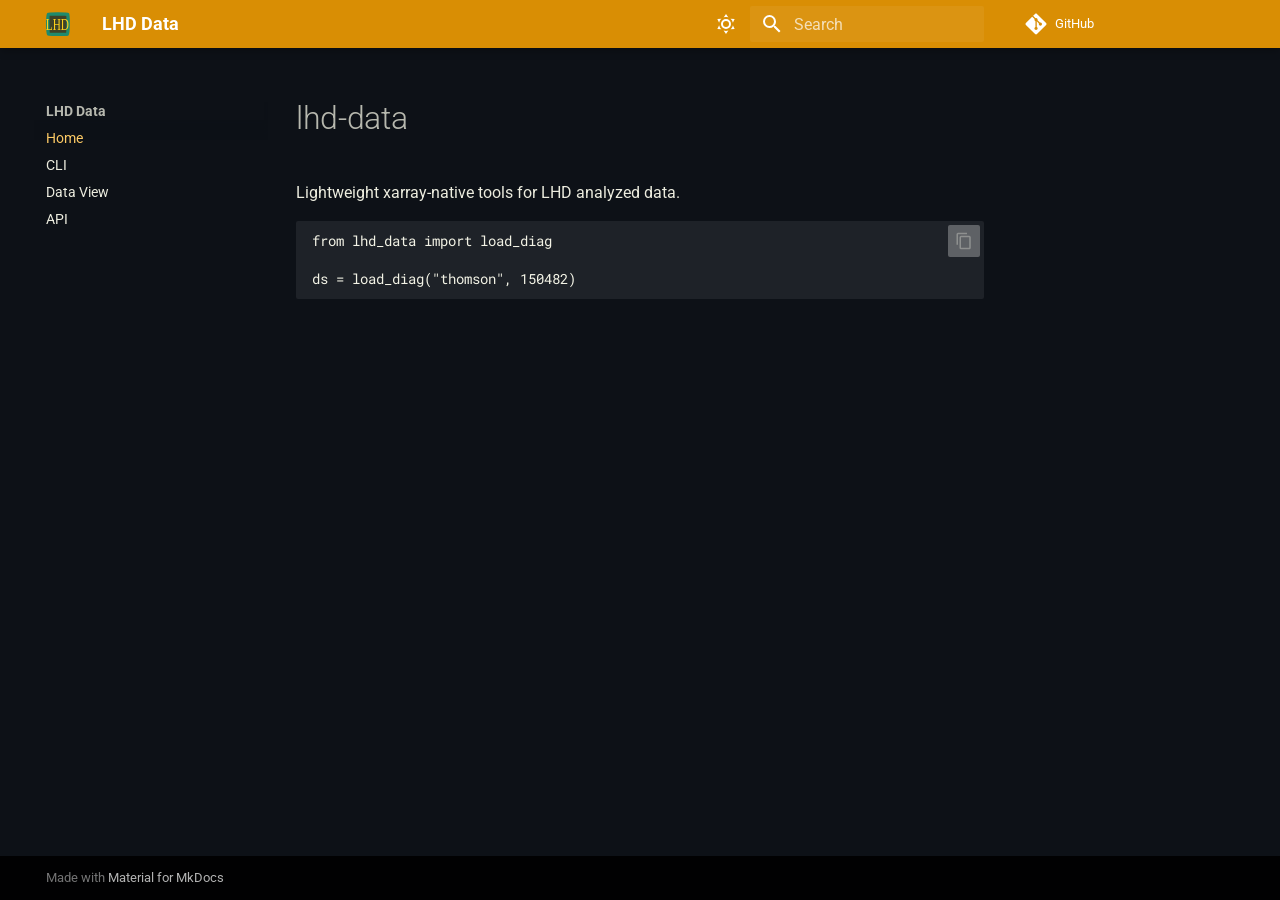
<file: index.html>
<!doctype html>
<html lang="en" class="no-js">
  <head>
    
      <meta charset="utf-8">
      <meta name="viewport" content="width=device-width,initial-scale=1">
      
      
      
      
      
        <link rel="next" href="cli/">
      
      
        
      
      
      <link rel="icon" href="assets/favicon.svg">
      <meta name="generator" content="mkdocs-1.6.1, mkdocs-material-9.7.6">
    
    
      
        <title>LHD Data</title>
      
    
    
      <link rel="stylesheet" href="assets/stylesheets/main.484c7ddc.min.css">
      
        
        <link rel="stylesheet" href="assets/stylesheets/palette.ab4e12ef.min.css">
      
      


    
    
      
    
    
      
        
        
        <link rel="preconnect" href="https://fonts.gstatic.com" crossorigin>
        <link rel="stylesheet" href="https://fonts.googleapis.com/css?family=Roboto:300,300i,400,400i,700,700i%7CRoboto+Mono:400,400i,700,700i&display=fallback">
        <style>:root{--md-text-font:"Roboto";--md-code-font:"Roboto Mono"}</style>
      
    
    
      <link rel="stylesheet" href="assets/_mkdocstrings.css">
    
      <link rel="stylesheet" href="styles/brand.css">
    
      <link rel="stylesheet" href="styles/extra.css">
    
    <script>__md_scope=new URL(".",location),__md_hash=e=>[...e].reduce(((e,_)=>(e<<5)-e+_.charCodeAt(0)),0),__md_get=(e,_=localStorage,t=__md_scope)=>JSON.parse(_.getItem(t.pathname+"."+e)),__md_set=(e,_,t=localStorage,a=__md_scope)=>{try{t.setItem(a.pathname+"."+e,JSON.stringify(_))}catch(e){}}</script>
    
      

    
    
  </head>
  
  
    
    
      
    
    
    
    
    <body dir="ltr" data-md-color-scheme="bh-dark" data-md-color-primary="custom" data-md-color-accent="yellow">
  
    
    <input class="md-toggle" data-md-toggle="drawer" type="checkbox" id="__drawer" autocomplete="off">
    <input class="md-toggle" data-md-toggle="search" type="checkbox" id="__search" autocomplete="off">
    <label class="md-overlay" for="__drawer"></label>
    <div data-md-component="skip">
      
        
        <a href="#lhd-data" class="md-skip">
          Skip to content
        </a>
      
    </div>
    <div data-md-component="announce">
      
    </div>
    
    
      

  

<header class="md-header md-header--shadow" data-md-component="header">
  <nav class="md-header__inner md-grid" aria-label="Header">
    <a href="." title="LHD Data" class="md-header__button md-logo" aria-label="LHD Data" data-md-component="logo">
      
  <img src="assets/favicon.svg" alt="logo">

    </a>
    <label class="md-header__button md-icon" for="__drawer">
      
      <svg xmlns="http://www.w3.org/2000/svg" viewBox="0 0 24 24"><path d="M3 6h18v2H3zm0 5h18v2H3zm0 5h18v2H3z"/></svg>
    </label>
    <div class="md-header__title" data-md-component="header-title">
      <div class="md-header__ellipsis">
        <div class="md-header__topic">
          <span class="md-ellipsis">
            LHD Data
          </span>
        </div>
        <div class="md-header__topic" data-md-component="header-topic">
          <span class="md-ellipsis">
            
              Home
            
          </span>
        </div>
      </div>
    </div>
    
      
        <form class="md-header__option" data-md-component="palette">
  
    
    
    
    <input class="md-option" data-md-color-media="" data-md-color-scheme="bh-dark" data-md-color-primary="custom" data-md-color-accent="yellow"  aria-label="Switch to light mode"  type="radio" name="__palette" id="__palette_0">
    
      <label class="md-header__button md-icon" title="Switch to light mode" for="__palette_1" hidden>
        <svg xmlns="http://www.w3.org/2000/svg" viewBox="0 0 24 24"><path d="M12 7a5 5 0 0 1 5 5 5 5 0 0 1-5 5 5 5 0 0 1-5-5 5 5 0 0 1 5-5m0 2a3 3 0 0 0-3 3 3 3 0 0 0 3 3 3 3 0 0 0 3-3 3 3 0 0 0-3-3m0-7 2.39 3.42C13.65 5.15 12.84 5 12 5s-1.65.15-2.39.42zM3.34 7l4.16-.35A7.2 7.2 0 0 0 5.94 8.5c-.44.74-.69 1.5-.83 2.29zm.02 10 1.76-3.77a7.131 7.131 0 0 0 2.38 4.14zM20.65 7l-1.77 3.79a7.02 7.02 0 0 0-2.38-4.15zm-.01 10-4.14.36c.59-.51 1.12-1.14 1.54-1.86.42-.73.69-1.5.83-2.29zM12 22l-2.41-3.44c.74.27 1.55.44 2.41.44.82 0 1.63-.17 2.37-.44z"/></svg>
      </label>
    
  
    
    
    
    <input class="md-option" data-md-color-media="" data-md-color-scheme="default" data-md-color-primary="amber" data-md-color-accent="red"  aria-label="Switch to dark mode"  type="radio" name="__palette" id="__palette_1">
    
      <label class="md-header__button md-icon" title="Switch to dark mode" for="__palette_0" hidden>
        <svg xmlns="http://www.w3.org/2000/svg" viewBox="0 0 24 24"><path d="m17.75 4.09-2.53 1.94.91 3.06-2.63-1.81-2.63 1.81.91-3.06-2.53-1.94L12.44 4l1.06-3 1.06 3zm3.5 6.91-1.64 1.25.59 1.98-1.7-1.17-1.7 1.17.59-1.98L15.75 11l2.06-.05L18.5 9l.69 1.95zm-2.28 4.95c.83-.08 1.72 1.1 1.19 1.85-.32.45-.66.87-1.08 1.27C15.17 23 8.84 23 4.94 19.07c-3.91-3.9-3.91-10.24 0-14.14.4-.4.82-.76 1.27-1.08.75-.53 1.93.36 1.85 1.19-.27 2.86.69 5.83 2.89 8.02a9.96 9.96 0 0 0 8.02 2.89m-1.64 2.02a12.08 12.08 0 0 1-7.8-3.47c-2.17-2.19-3.33-5-3.49-7.82-2.81 3.14-2.7 7.96.31 10.98 3.02 3.01 7.84 3.12 10.98.31"/></svg>
      </label>
    
  
</form>
      
    
    
      <script>var palette=__md_get("__palette");if(palette&&palette.color){if("(prefers-color-scheme)"===palette.color.media){var media=matchMedia("(prefers-color-scheme: light)"),input=document.querySelector(media.matches?"[data-md-color-media='(prefers-color-scheme: light)']":"[data-md-color-media='(prefers-color-scheme: dark)']");palette.color.media=input.getAttribute("data-md-color-media"),palette.color.scheme=input.getAttribute("data-md-color-scheme"),palette.color.primary=input.getAttribute("data-md-color-primary"),palette.color.accent=input.getAttribute("data-md-color-accent")}for(var[key,value]of Object.entries(palette.color))document.body.setAttribute("data-md-color-"+key,value)}</script>
    
    
    
      
      
        <label class="md-header__button md-icon" for="__search">
          
          <svg xmlns="http://www.w3.org/2000/svg" viewBox="0 0 24 24"><path d="M9.5 3A6.5 6.5 0 0 1 16 9.5c0 1.61-.59 3.09-1.56 4.23l.27.27h.79l5 5-1.5 1.5-5-5v-.79l-.27-.27A6.52 6.52 0 0 1 9.5 16 6.5 6.5 0 0 1 3 9.5 6.5 6.5 0 0 1 9.5 3m0 2C7 5 5 7 5 9.5S7 14 9.5 14 14 12 14 9.5 12 5 9.5 5"/></svg>
        </label>
        <div class="md-search" data-md-component="search" role="dialog">
  <label class="md-search__overlay" for="__search"></label>
  <div class="md-search__inner" role="search">
    <form class="md-search__form" name="search">
      <input type="text" class="md-search__input" name="query" aria-label="Search" placeholder="Search" autocapitalize="off" autocorrect="off" autocomplete="off" spellcheck="false" data-md-component="search-query" required>
      <label class="md-search__icon md-icon" for="__search">
        
        <svg xmlns="http://www.w3.org/2000/svg" viewBox="0 0 24 24"><path d="M9.5 3A6.5 6.5 0 0 1 16 9.5c0 1.61-.59 3.09-1.56 4.23l.27.27h.79l5 5-1.5 1.5-5-5v-.79l-.27-.27A6.52 6.52 0 0 1 9.5 16 6.5 6.5 0 0 1 3 9.5 6.5 6.5 0 0 1 9.5 3m0 2C7 5 5 7 5 9.5S7 14 9.5 14 14 12 14 9.5 12 5 9.5 5"/></svg>
        
        <svg xmlns="http://www.w3.org/2000/svg" viewBox="0 0 24 24"><path d="M20 11v2H8l5.5 5.5-1.42 1.42L4.16 12l7.92-7.92L13.5 5.5 8 11z"/></svg>
      </label>
      <nav class="md-search__options" aria-label="Search">
        
        <button type="reset" class="md-search__icon md-icon" title="Clear" aria-label="Clear" tabindex="-1">
          
          <svg xmlns="http://www.w3.org/2000/svg" viewBox="0 0 24 24"><path d="M19 6.41 17.59 5 12 10.59 6.41 5 5 6.41 10.59 12 5 17.59 6.41 19 12 13.41 17.59 19 19 17.59 13.41 12z"/></svg>
        </button>
      </nav>
      
    </form>
    <div class="md-search__output">
      <div class="md-search__scrollwrap" tabindex="0" data-md-scrollfix>
        <div class="md-search-result" data-md-component="search-result">
          <div class="md-search-result__meta">
            Initializing search
          </div>
          <ol class="md-search-result__list" role="presentation"></ol>
        </div>
      </div>
    </div>
  </div>
</div>
      
    
    
      <div class="md-header__source">
        <a href="https://github.com/queezz/lhd-data" title="Go to repository" class="md-source" data-md-component="source">
  <div class="md-source__icon md-icon">
    
    <svg xmlns="http://www.w3.org/2000/svg" viewBox="0 0 448 512"><!--! Font Awesome Free 7.1.0 by @fontawesome - https://fontawesome.com License - https://fontawesome.com/license/free (Icons: CC BY 4.0, Fonts: SIL OFL 1.1, Code: MIT License) Copyright 2025 Fonticons, Inc.--><path d="M439.6 236.1 244 40.5c-5.4-5.5-12.8-8.5-20.4-8.5s-15 3-20.4 8.4L162.5 81l51.5 51.5c27.1-9.1 52.7 16.8 43.4 43.7l49.7 49.7c34.2-11.8 61.2 31 35.5 56.7-26.5 26.5-70.2-2.9-56-37.3L240.3 199v121.9c25.3 12.5 22.3 41.8 9.1 55-6.4 6.4-15.2 10.1-24.3 10.1s-17.8-3.6-24.3-10.1c-17.6-17.6-11.1-46.9 11.2-56v-123c-20.8-8.5-24.6-30.7-18.6-45L142.6 101 8.5 235.1C3 240.6 0 247.9 0 255.5s3 15 8.5 20.4l195.6 195.7c5.4 5.4 12.7 8.4 20.4 8.4s15-3 20.4-8.4l194.7-194.7c5.4-5.4 8.4-12.8 8.4-20.4s-3-15-8.4-20.4"/></svg>
  </div>
  <div class="md-source__repository">
    GitHub
  </div>
</a>
      </div>
    
  </nav>
  
</header>
    
    <div class="md-container" data-md-component="container">
      
      
        
          
        
      
      <main class="md-main" data-md-component="main">
        <div class="md-main__inner md-grid">
          
            
              
              <div class="md-sidebar md-sidebar--primary" data-md-component="sidebar" data-md-type="navigation" >
                <div class="md-sidebar__scrollwrap">
                  <div class="md-sidebar__inner">
                    



<nav class="md-nav md-nav--primary" aria-label="Navigation" data-md-level="0">
  <label class="md-nav__title" for="__drawer">
    <a href="." title="LHD Data" class="md-nav__button md-logo" aria-label="LHD Data" data-md-component="logo">
      
  <img src="assets/favicon.svg" alt="logo">

    </a>
    LHD Data
  </label>
  
    <div class="md-nav__source">
      <a href="https://github.com/queezz/lhd-data" title="Go to repository" class="md-source" data-md-component="source">
  <div class="md-source__icon md-icon">
    
    <svg xmlns="http://www.w3.org/2000/svg" viewBox="0 0 448 512"><!--! Font Awesome Free 7.1.0 by @fontawesome - https://fontawesome.com License - https://fontawesome.com/license/free (Icons: CC BY 4.0, Fonts: SIL OFL 1.1, Code: MIT License) Copyright 2025 Fonticons, Inc.--><path d="M439.6 236.1 244 40.5c-5.4-5.5-12.8-8.5-20.4-8.5s-15 3-20.4 8.4L162.5 81l51.5 51.5c27.1-9.1 52.7 16.8 43.4 43.7l49.7 49.7c34.2-11.8 61.2 31 35.5 56.7-26.5 26.5-70.2-2.9-56-37.3L240.3 199v121.9c25.3 12.5 22.3 41.8 9.1 55-6.4 6.4-15.2 10.1-24.3 10.1s-17.8-3.6-24.3-10.1c-17.6-17.6-11.1-46.9 11.2-56v-123c-20.8-8.5-24.6-30.7-18.6-45L142.6 101 8.5 235.1C3 240.6 0 247.9 0 255.5s3 15 8.5 20.4l195.6 195.7c5.4 5.4 12.7 8.4 20.4 8.4s15-3 20.4-8.4l194.7-194.7c5.4-5.4 8.4-12.8 8.4-20.4s-3-15-8.4-20.4"/></svg>
  </div>
  <div class="md-source__repository">
    GitHub
  </div>
</a>
    </div>
  
  <ul class="md-nav__list" data-md-scrollfix>
    
      
      
  
  
    
  
  
  
    <li class="md-nav__item md-nav__item--active">
      
      <input class="md-nav__toggle md-toggle" type="checkbox" id="__toc">
      
      
        
      
      
      <a href="." class="md-nav__link md-nav__link--active">
        
  
  
  <span class="md-ellipsis">
    
  
    Home
  

    
  </span>
  
  

      </a>
      
    </li>
  

    
      
      
  
  
  
  
    <li class="md-nav__item">
      <a href="cli/" class="md-nav__link">
        
  
  
  <span class="md-ellipsis">
    
  
    CLI
  

    
  </span>
  
  

      </a>
    </li>
  

    
      
      
  
  
  
  
    <li class="md-nav__item">
      <a href="data-view/" class="md-nav__link">
        
  
  
  <span class="md-ellipsis">
    
  
    Data View
  

    
  </span>
  
  

      </a>
    </li>
  

    
      
      
  
  
  
  
    <li class="md-nav__item">
      <a href="reference/" class="md-nav__link">
        
  
  
  <span class="md-ellipsis">
    
  
    API
  

    
  </span>
  
  

      </a>
    </li>
  

    
  </ul>
</nav>
                  </div>
                </div>
              </div>
            
            
              
              <div class="md-sidebar md-sidebar--secondary" data-md-component="sidebar" data-md-type="toc" >
                <div class="md-sidebar__scrollwrap">
                  <div class="md-sidebar__inner">
                    

<nav class="md-nav md-nav--secondary" aria-label="Table of contents">
  
  
  
    
  
  
</nav>
                  </div>
                </div>
              </div>
            
          
          
            <div class="md-content" data-md-component="content">
              
              <article class="md-content__inner md-typeset">
                
                  


  
  


<h1 id="lhd-data">lhd-data<a class="headerlink" href="#lhd-data" title="Permanent link">&para;</a></h1>
<p>Lightweight xarray-native tools for LHD analyzed data.</p>
<pre><code class="language-python">from lhd_data import load_diag

ds = load_diag(&quot;thomson&quot;, 150482)
</code></pre>












                
              </article>
            </div>
          
          
<script>var target=document.getElementById(location.hash.slice(1));target&&target.name&&(target.checked=target.name.startsWith("__tabbed_"))</script>
        </div>
        
      </main>
      
        <footer class="md-footer">
  
  <div class="md-footer-meta md-typeset">
    <div class="md-footer-meta__inner md-grid">
      <div class="md-copyright">
  
  
    Made with
    <a href="https://squidfunk.github.io/mkdocs-material/" target="_blank" rel="noopener">
      Material for MkDocs
    </a>
  
</div>
      
    </div>
  </div>
</footer>
      
    </div>
    <div class="md-dialog" data-md-component="dialog">
      <div class="md-dialog__inner md-typeset"></div>
    </div>
    
    
    
      
      
      <script id="__config" type="application/json">{"annotate": null, "base": ".", "features": ["navigation.instant", "navigation.tracking", "content.code.copy"], "search": "assets/javascripts/workers/search.2c215733.min.js", "tags": null, "translations": {"clipboard.copied": "Copied to clipboard", "clipboard.copy": "Copy to clipboard", "search.result.more.one": "1 more on this page", "search.result.more.other": "# more on this page", "search.result.none": "No matching documents", "search.result.one": "1 matching document", "search.result.other": "# matching documents", "search.result.placeholder": "Type to start searching", "search.result.term.missing": "Missing", "select.version": "Select version"}, "version": null}</script>
    
    
      <script src="assets/javascripts/bundle.79ae519e.min.js"></script>
      
    
  </body>
</html>
</file>
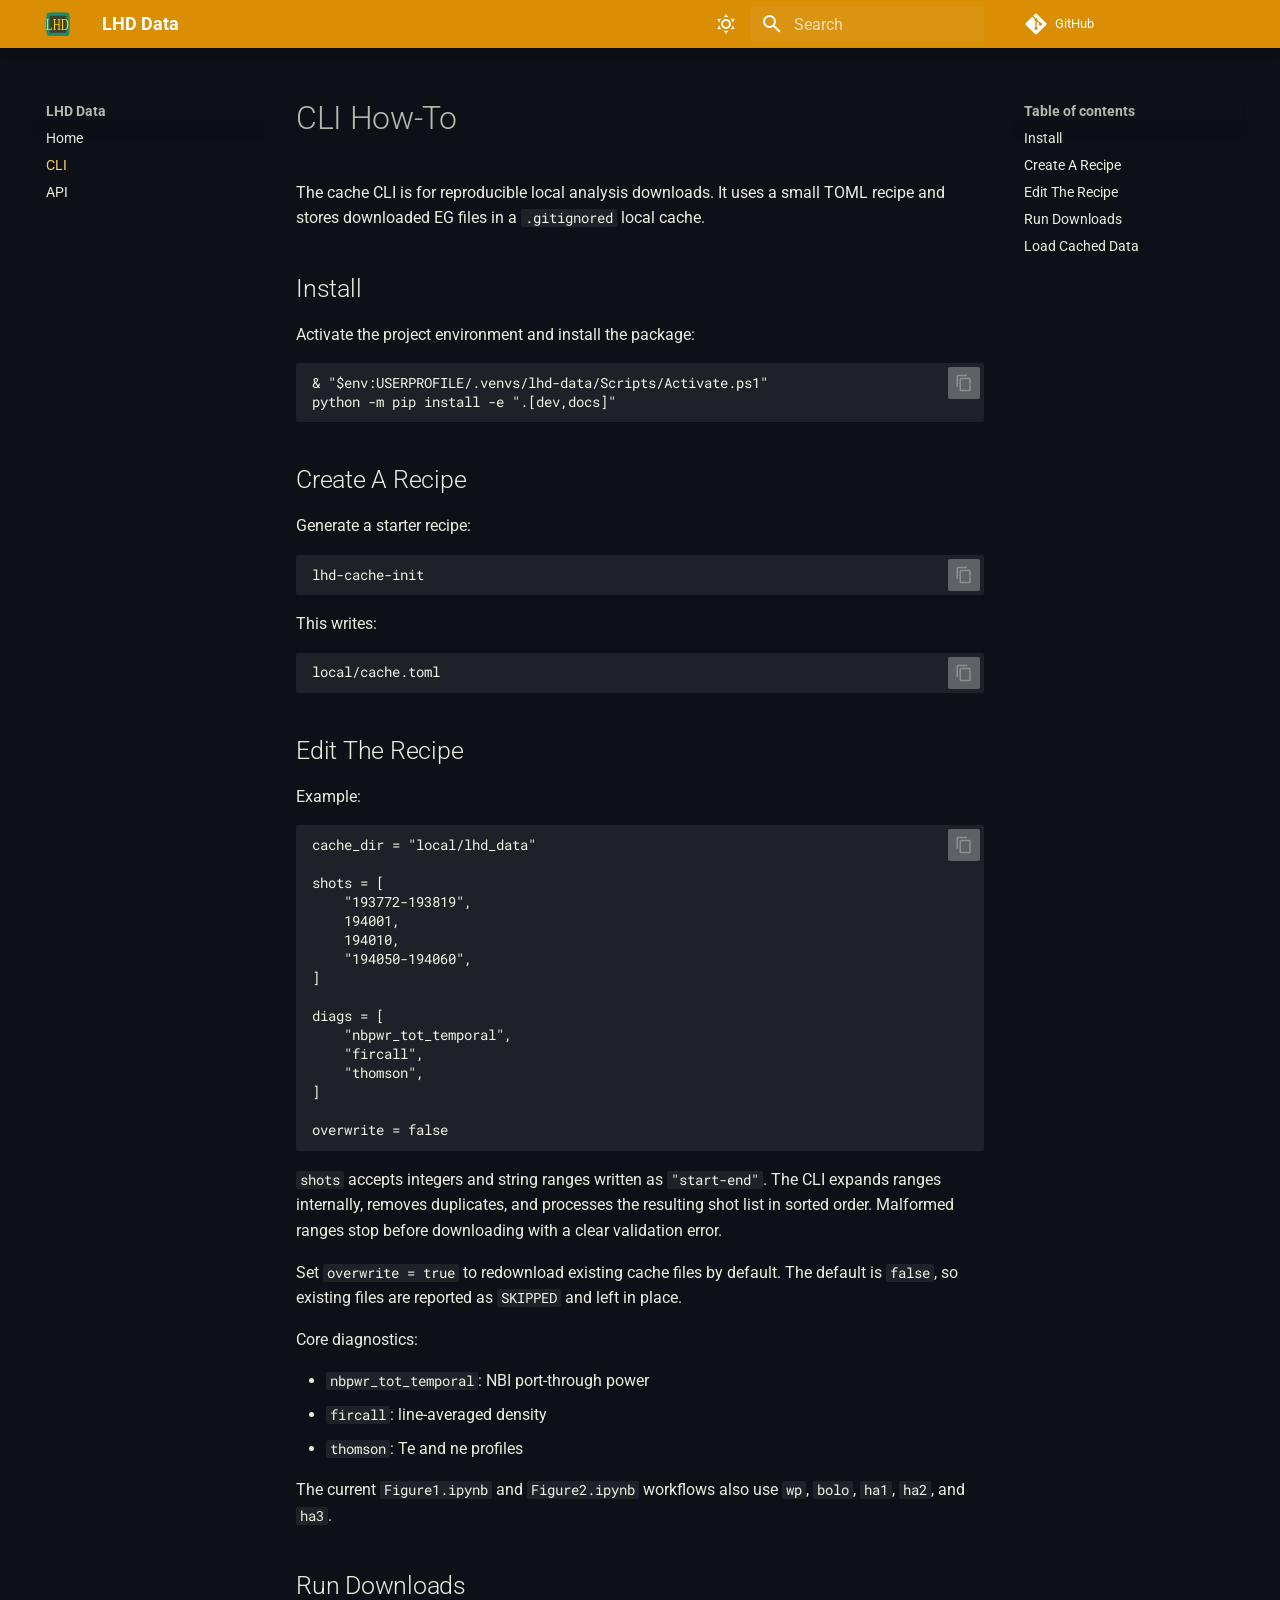
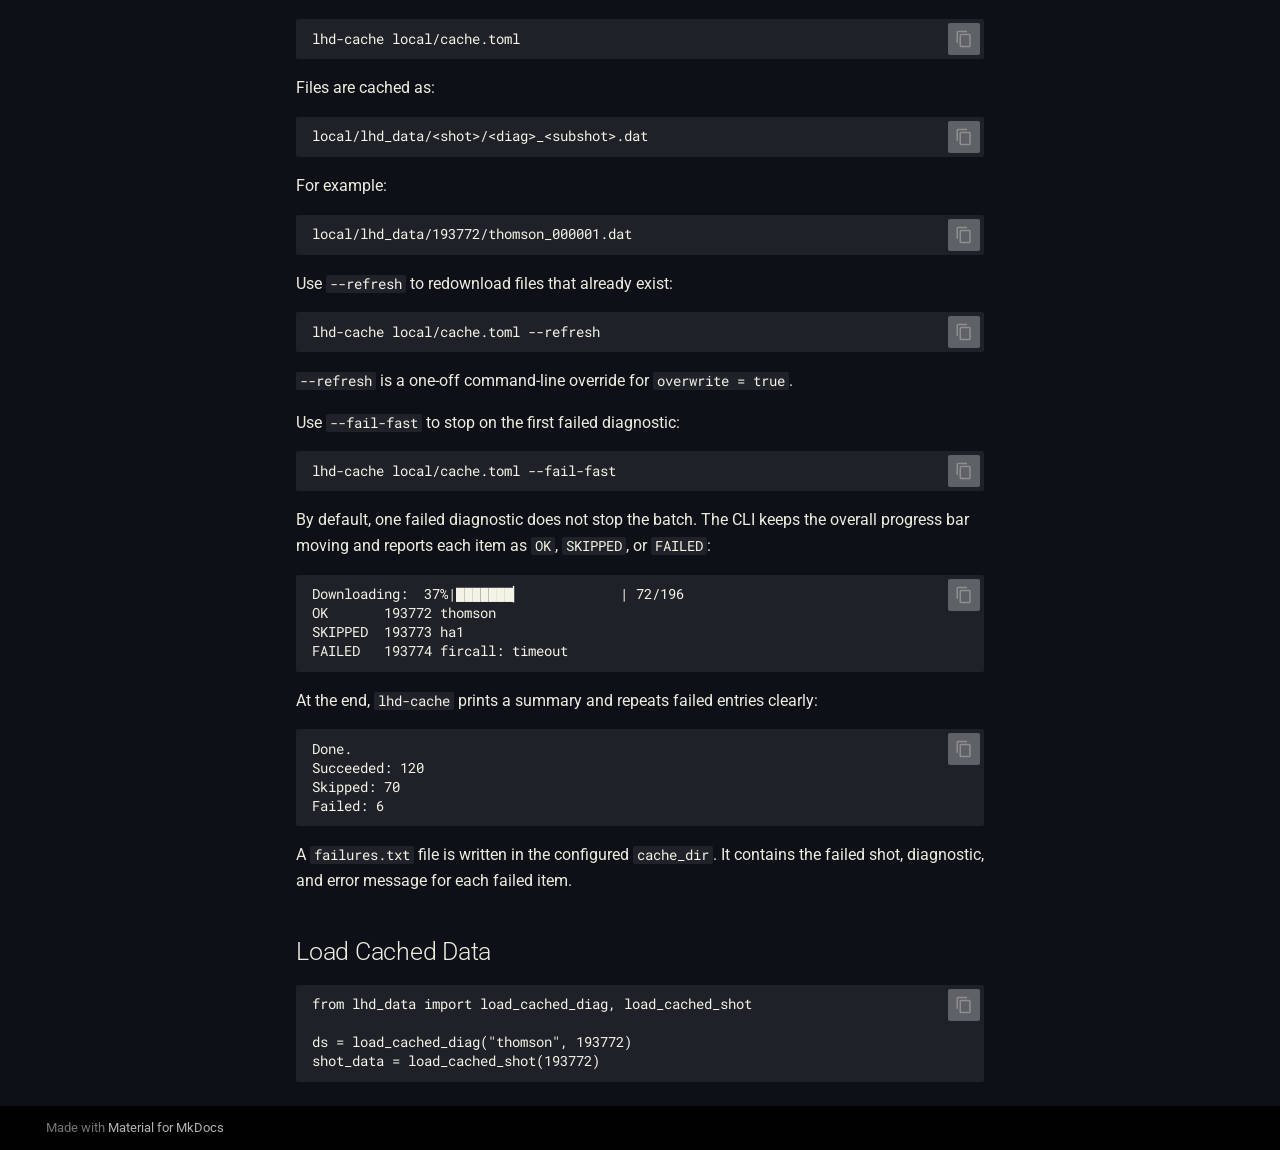
<file: cli/index.html>
<!doctype html>
<html lang="en" class="no-js">
  <head>
    
      <meta charset="utf-8">
      <meta name="viewport" content="width=device-width,initial-scale=1">
      
      
      
      
        <link rel="prev" href="..">
      
      
        <link rel="next" href="../reference/">
      
      
        
      
      
      <link rel="icon" href="../assets/favicon.svg">
      <meta name="generator" content="mkdocs-1.6.1, mkdocs-material-9.7.6">
    
    
      
        <title>CLI - LHD Data</title>
      
    
    
      <link rel="stylesheet" href="../assets/stylesheets/main.484c7ddc.min.css">
      
        
        <link rel="stylesheet" href="../assets/stylesheets/palette.ab4e12ef.min.css">
      
      


    
    
      
    
    
      
        
        
        <link rel="preconnect" href="https://fonts.gstatic.com" crossorigin>
        <link rel="stylesheet" href="https://fonts.googleapis.com/css?family=Roboto:300,300i,400,400i,700,700i%7CRoboto+Mono:400,400i,700,700i&display=fallback">
        <style>:root{--md-text-font:"Roboto";--md-code-font:"Roboto Mono"}</style>
      
    
    
      <link rel="stylesheet" href="../assets/_mkdocstrings.css">
    
      <link rel="stylesheet" href="../styles/brand.css">
    
      <link rel="stylesheet" href="../styles/extra.css">
    
    <script>__md_scope=new URL("..",location),__md_hash=e=>[...e].reduce(((e,_)=>(e<<5)-e+_.charCodeAt(0)),0),__md_get=(e,_=localStorage,t=__md_scope)=>JSON.parse(_.getItem(t.pathname+"."+e)),__md_set=(e,_,t=localStorage,a=__md_scope)=>{try{t.setItem(a.pathname+"."+e,JSON.stringify(_))}catch(e){}}</script>
    
      

    
    
  </head>
  
  
    
    
      
    
    
    
    
    <body dir="ltr" data-md-color-scheme="bh-dark" data-md-color-primary="custom" data-md-color-accent="yellow">
  
    
    <input class="md-toggle" data-md-toggle="drawer" type="checkbox" id="__drawer" autocomplete="off">
    <input class="md-toggle" data-md-toggle="search" type="checkbox" id="__search" autocomplete="off">
    <label class="md-overlay" for="__drawer"></label>
    <div data-md-component="skip">
      
        
        <a href="#cli-how-to" class="md-skip">
          Skip to content
        </a>
      
    </div>
    <div data-md-component="announce">
      
    </div>
    
    
      

  

<header class="md-header md-header--shadow" data-md-component="header">
  <nav class="md-header__inner md-grid" aria-label="Header">
    <a href=".." title="LHD Data" class="md-header__button md-logo" aria-label="LHD Data" data-md-component="logo">
      
  <img src="../assets/favicon.svg" alt="logo">

    </a>
    <label class="md-header__button md-icon" for="__drawer">
      
      <svg xmlns="http://www.w3.org/2000/svg" viewBox="0 0 24 24"><path d="M3 6h18v2H3zm0 5h18v2H3zm0 5h18v2H3z"/></svg>
    </label>
    <div class="md-header__title" data-md-component="header-title">
      <div class="md-header__ellipsis">
        <div class="md-header__topic">
          <span class="md-ellipsis">
            LHD Data
          </span>
        </div>
        <div class="md-header__topic" data-md-component="header-topic">
          <span class="md-ellipsis">
            
              CLI
            
          </span>
        </div>
      </div>
    </div>
    
      
        <form class="md-header__option" data-md-component="palette">
  
    
    
    
    <input class="md-option" data-md-color-media="" data-md-color-scheme="bh-dark" data-md-color-primary="custom" data-md-color-accent="yellow"  aria-label="Switch to light mode"  type="radio" name="__palette" id="__palette_0">
    
      <label class="md-header__button md-icon" title="Switch to light mode" for="__palette_1" hidden>
        <svg xmlns="http://www.w3.org/2000/svg" viewBox="0 0 24 24"><path d="M12 7a5 5 0 0 1 5 5 5 5 0 0 1-5 5 5 5 0 0 1-5-5 5 5 0 0 1 5-5m0 2a3 3 0 0 0-3 3 3 3 0 0 0 3 3 3 3 0 0 0 3-3 3 3 0 0 0-3-3m0-7 2.39 3.42C13.65 5.15 12.84 5 12 5s-1.65.15-2.39.42zM3.34 7l4.16-.35A7.2 7.2 0 0 0 5.94 8.5c-.44.74-.69 1.5-.83 2.29zm.02 10 1.76-3.77a7.131 7.131 0 0 0 2.38 4.14zM20.65 7l-1.77 3.79a7.02 7.02 0 0 0-2.38-4.15zm-.01 10-4.14.36c.59-.51 1.12-1.14 1.54-1.86.42-.73.69-1.5.83-2.29zM12 22l-2.41-3.44c.74.27 1.55.44 2.41.44.82 0 1.63-.17 2.37-.44z"/></svg>
      </label>
    
  
    
    
    
    <input class="md-option" data-md-color-media="" data-md-color-scheme="default" data-md-color-primary="amber" data-md-color-accent="red"  aria-label="Switch to dark mode"  type="radio" name="__palette" id="__palette_1">
    
      <label class="md-header__button md-icon" title="Switch to dark mode" for="__palette_0" hidden>
        <svg xmlns="http://www.w3.org/2000/svg" viewBox="0 0 24 24"><path d="m17.75 4.09-2.53 1.94.91 3.06-2.63-1.81-2.63 1.81.91-3.06-2.53-1.94L12.44 4l1.06-3 1.06 3zm3.5 6.91-1.64 1.25.59 1.98-1.7-1.17-1.7 1.17.59-1.98L15.75 11l2.06-.05L18.5 9l.69 1.95zm-2.28 4.95c.83-.08 1.72 1.1 1.19 1.85-.32.45-.66.87-1.08 1.27C15.17 23 8.84 23 4.94 19.07c-3.91-3.9-3.91-10.24 0-14.14.4-.4.82-.76 1.27-1.08.75-.53 1.93.36 1.85 1.19-.27 2.86.69 5.83 2.89 8.02a9.96 9.96 0 0 0 8.02 2.89m-1.64 2.02a12.08 12.08 0 0 1-7.8-3.47c-2.17-2.19-3.33-5-3.49-7.82-2.81 3.14-2.7 7.96.31 10.98 3.02 3.01 7.84 3.12 10.98.31"/></svg>
      </label>
    
  
</form>
      
    
    
      <script>var palette=__md_get("__palette");if(palette&&palette.color){if("(prefers-color-scheme)"===palette.color.media){var media=matchMedia("(prefers-color-scheme: light)"),input=document.querySelector(media.matches?"[data-md-color-media='(prefers-color-scheme: light)']":"[data-md-color-media='(prefers-color-scheme: dark)']");palette.color.media=input.getAttribute("data-md-color-media"),palette.color.scheme=input.getAttribute("data-md-color-scheme"),palette.color.primary=input.getAttribute("data-md-color-primary"),palette.color.accent=input.getAttribute("data-md-color-accent")}for(var[key,value]of Object.entries(palette.color))document.body.setAttribute("data-md-color-"+key,value)}</script>
    
    
    
      
      
        <label class="md-header__button md-icon" for="__search">
          
          <svg xmlns="http://www.w3.org/2000/svg" viewBox="0 0 24 24"><path d="M9.5 3A6.5 6.5 0 0 1 16 9.5c0 1.61-.59 3.09-1.56 4.23l.27.27h.79l5 5-1.5 1.5-5-5v-.79l-.27-.27A6.52 6.52 0 0 1 9.5 16 6.5 6.5 0 0 1 3 9.5 6.5 6.5 0 0 1 9.5 3m0 2C7 5 5 7 5 9.5S7 14 9.5 14 14 12 14 9.5 12 5 9.5 5"/></svg>
        </label>
        <div class="md-search" data-md-component="search" role="dialog">
  <label class="md-search__overlay" for="__search"></label>
  <div class="md-search__inner" role="search">
    <form class="md-search__form" name="search">
      <input type="text" class="md-search__input" name="query" aria-label="Search" placeholder="Search" autocapitalize="off" autocorrect="off" autocomplete="off" spellcheck="false" data-md-component="search-query" required>
      <label class="md-search__icon md-icon" for="__search">
        
        <svg xmlns="http://www.w3.org/2000/svg" viewBox="0 0 24 24"><path d="M9.5 3A6.5 6.5 0 0 1 16 9.5c0 1.61-.59 3.09-1.56 4.23l.27.27h.79l5 5-1.5 1.5-5-5v-.79l-.27-.27A6.52 6.52 0 0 1 9.5 16 6.5 6.5 0 0 1 3 9.5 6.5 6.5 0 0 1 9.5 3m0 2C7 5 5 7 5 9.5S7 14 9.5 14 14 12 14 9.5 12 5 9.5 5"/></svg>
        
        <svg xmlns="http://www.w3.org/2000/svg" viewBox="0 0 24 24"><path d="M20 11v2H8l5.5 5.5-1.42 1.42L4.16 12l7.92-7.92L13.5 5.5 8 11z"/></svg>
      </label>
      <nav class="md-search__options" aria-label="Search">
        
        <button type="reset" class="md-search__icon md-icon" title="Clear" aria-label="Clear" tabindex="-1">
          
          <svg xmlns="http://www.w3.org/2000/svg" viewBox="0 0 24 24"><path d="M19 6.41 17.59 5 12 10.59 6.41 5 5 6.41 10.59 12 5 17.59 6.41 19 12 13.41 17.59 19 19 17.59 13.41 12z"/></svg>
        </button>
      </nav>
      
    </form>
    <div class="md-search__output">
      <div class="md-search__scrollwrap" tabindex="0" data-md-scrollfix>
        <div class="md-search-result" data-md-component="search-result">
          <div class="md-search-result__meta">
            Initializing search
          </div>
          <ol class="md-search-result__list" role="presentation"></ol>
        </div>
      </div>
    </div>
  </div>
</div>
      
    
    
      <div class="md-header__source">
        <a href="https://github.com/queezz/lhd-data" title="Go to repository" class="md-source" data-md-component="source">
  <div class="md-source__icon md-icon">
    
    <svg xmlns="http://www.w3.org/2000/svg" viewBox="0 0 448 512"><!--! Font Awesome Free 7.1.0 by @fontawesome - https://fontawesome.com License - https://fontawesome.com/license/free (Icons: CC BY 4.0, Fonts: SIL OFL 1.1, Code: MIT License) Copyright 2025 Fonticons, Inc.--><path d="M439.6 236.1 244 40.5c-5.4-5.5-12.8-8.5-20.4-8.5s-15 3-20.4 8.4L162.5 81l51.5 51.5c27.1-9.1 52.7 16.8 43.4 43.7l49.7 49.7c34.2-11.8 61.2 31 35.5 56.7-26.5 26.5-70.2-2.9-56-37.3L240.3 199v121.9c25.3 12.5 22.3 41.8 9.1 55-6.4 6.4-15.2 10.1-24.3 10.1s-17.8-3.6-24.3-10.1c-17.6-17.6-11.1-46.9 11.2-56v-123c-20.8-8.5-24.6-30.7-18.6-45L142.6 101 8.5 235.1C3 240.6 0 247.9 0 255.5s3 15 8.5 20.4l195.6 195.7c5.4 5.4 12.7 8.4 20.4 8.4s15-3 20.4-8.4l194.7-194.7c5.4-5.4 8.4-12.8 8.4-20.4s-3-15-8.4-20.4"/></svg>
  </div>
  <div class="md-source__repository">
    GitHub
  </div>
</a>
      </div>
    
  </nav>
  
</header>
    
    <div class="md-container" data-md-component="container">
      
      
        
          
        
      
      <main class="md-main" data-md-component="main">
        <div class="md-main__inner md-grid">
          
            
              
              <div class="md-sidebar md-sidebar--primary" data-md-component="sidebar" data-md-type="navigation" >
                <div class="md-sidebar__scrollwrap">
                  <div class="md-sidebar__inner">
                    



<nav class="md-nav md-nav--primary" aria-label="Navigation" data-md-level="0">
  <label class="md-nav__title" for="__drawer">
    <a href=".." title="LHD Data" class="md-nav__button md-logo" aria-label="LHD Data" data-md-component="logo">
      
  <img src="../assets/favicon.svg" alt="logo">

    </a>
    LHD Data
  </label>
  
    <div class="md-nav__source">
      <a href="https://github.com/queezz/lhd-data" title="Go to repository" class="md-source" data-md-component="source">
  <div class="md-source__icon md-icon">
    
    <svg xmlns="http://www.w3.org/2000/svg" viewBox="0 0 448 512"><!--! Font Awesome Free 7.1.0 by @fontawesome - https://fontawesome.com License - https://fontawesome.com/license/free (Icons: CC BY 4.0, Fonts: SIL OFL 1.1, Code: MIT License) Copyright 2025 Fonticons, Inc.--><path d="M439.6 236.1 244 40.5c-5.4-5.5-12.8-8.5-20.4-8.5s-15 3-20.4 8.4L162.5 81l51.5 51.5c27.1-9.1 52.7 16.8 43.4 43.7l49.7 49.7c34.2-11.8 61.2 31 35.5 56.7-26.5 26.5-70.2-2.9-56-37.3L240.3 199v121.9c25.3 12.5 22.3 41.8 9.1 55-6.4 6.4-15.2 10.1-24.3 10.1s-17.8-3.6-24.3-10.1c-17.6-17.6-11.1-46.9 11.2-56v-123c-20.8-8.5-24.6-30.7-18.6-45L142.6 101 8.5 235.1C3 240.6 0 247.9 0 255.5s3 15 8.5 20.4l195.6 195.7c5.4 5.4 12.7 8.4 20.4 8.4s15-3 20.4-8.4l194.7-194.7c5.4-5.4 8.4-12.8 8.4-20.4s-3-15-8.4-20.4"/></svg>
  </div>
  <div class="md-source__repository">
    GitHub
  </div>
</a>
    </div>
  
  <ul class="md-nav__list" data-md-scrollfix>
    
      
      
  
  
  
  
    <li class="md-nav__item">
      <a href=".." class="md-nav__link">
        
  
  
  <span class="md-ellipsis">
    
  
    Home
  

    
  </span>
  
  

      </a>
    </li>
  

    
      
      
  
  
    
  
  
  
    <li class="md-nav__item md-nav__item--active">
      
      <input class="md-nav__toggle md-toggle" type="checkbox" id="__toc">
      
      
        
      
      
        <label class="md-nav__link md-nav__link--active" for="__toc">
          
  
  
  <span class="md-ellipsis">
    
  
    CLI
  

    
  </span>
  
  

          <span class="md-nav__icon md-icon"></span>
        </label>
      
      <a href="./" class="md-nav__link md-nav__link--active">
        
  
  
  <span class="md-ellipsis">
    
  
    CLI
  

    
  </span>
  
  

      </a>
      
        

<nav class="md-nav md-nav--secondary" aria-label="Table of contents">
  
  
  
    
  
  
    <label class="md-nav__title" for="__toc">
      <span class="md-nav__icon md-icon"></span>
      Table of contents
    </label>
    <ul class="md-nav__list" data-md-component="toc" data-md-scrollfix>
      
        <li class="md-nav__item">
  <a href="#install" class="md-nav__link">
    <span class="md-ellipsis">
      
        Install
      
    </span>
  </a>
  
</li>
      
        <li class="md-nav__item">
  <a href="#create-a-recipe" class="md-nav__link">
    <span class="md-ellipsis">
      
        Create A Recipe
      
    </span>
  </a>
  
</li>
      
        <li class="md-nav__item">
  <a href="#edit-the-recipe" class="md-nav__link">
    <span class="md-ellipsis">
      
        Edit The Recipe
      
    </span>
  </a>
  
</li>
      
        <li class="md-nav__item">
  <a href="#run-downloads" class="md-nav__link">
    <span class="md-ellipsis">
      
        Run Downloads
      
    </span>
  </a>
  
</li>
      
        <li class="md-nav__item">
  <a href="#load-cached-data" class="md-nav__link">
    <span class="md-ellipsis">
      
        Load Cached Data
      
    </span>
  </a>
  
</li>
      
    </ul>
  
</nav>
      
    </li>
  

    
      
      
  
  
  
  
    <li class="md-nav__item">
      <a href="../reference/" class="md-nav__link">
        
  
  
  <span class="md-ellipsis">
    
  
    API
  

    
  </span>
  
  

      </a>
    </li>
  

    
  </ul>
</nav>
                  </div>
                </div>
              </div>
            
            
              
              <div class="md-sidebar md-sidebar--secondary" data-md-component="sidebar" data-md-type="toc" >
                <div class="md-sidebar__scrollwrap">
                  <div class="md-sidebar__inner">
                    

<nav class="md-nav md-nav--secondary" aria-label="Table of contents">
  
  
  
    
  
  
    <label class="md-nav__title" for="__toc">
      <span class="md-nav__icon md-icon"></span>
      Table of contents
    </label>
    <ul class="md-nav__list" data-md-component="toc" data-md-scrollfix>
      
        <li class="md-nav__item">
  <a href="#install" class="md-nav__link">
    <span class="md-ellipsis">
      
        Install
      
    </span>
  </a>
  
</li>
      
        <li class="md-nav__item">
  <a href="#create-a-recipe" class="md-nav__link">
    <span class="md-ellipsis">
      
        Create A Recipe
      
    </span>
  </a>
  
</li>
      
        <li class="md-nav__item">
  <a href="#edit-the-recipe" class="md-nav__link">
    <span class="md-ellipsis">
      
        Edit The Recipe
      
    </span>
  </a>
  
</li>
      
        <li class="md-nav__item">
  <a href="#run-downloads" class="md-nav__link">
    <span class="md-ellipsis">
      
        Run Downloads
      
    </span>
  </a>
  
</li>
      
        <li class="md-nav__item">
  <a href="#load-cached-data" class="md-nav__link">
    <span class="md-ellipsis">
      
        Load Cached Data
      
    </span>
  </a>
  
</li>
      
    </ul>
  
</nav>
                  </div>
                </div>
              </div>
            
          
          
            <div class="md-content" data-md-component="content">
              
              <article class="md-content__inner md-typeset">
                
                  


  
  


<h1 id="cli-how-to">CLI How-To<a class="headerlink" href="#cli-how-to" title="Permanent link">&para;</a></h1>
<p>The cache CLI is for reproducible local analysis downloads. It uses a small
TOML recipe and stores downloaded EG files in a <code>.gitignored</code> local cache.</p>
<h2 id="install">Install<a class="headerlink" href="#install" title="Permanent link">&para;</a></h2>
<p>Activate the project environment and install the package:</p>
<pre><code class="language-powershell">&amp; &quot;$env:USERPROFILE/.venvs/lhd-data/Scripts/Activate.ps1&quot;
python -m pip install -e &quot;.[dev,docs]&quot;
</code></pre>
<h2 id="create-a-recipe">Create A Recipe<a class="headerlink" href="#create-a-recipe" title="Permanent link">&para;</a></h2>
<p>Generate a starter recipe:</p>
<pre><code class="language-powershell">lhd-cache-init
</code></pre>
<p>This writes:</p>
<pre><code class="language-text">local/cache.toml
</code></pre>
<h2 id="edit-the-recipe">Edit The Recipe<a class="headerlink" href="#edit-the-recipe" title="Permanent link">&para;</a></h2>
<p>Example:</p>
<pre><code class="language-toml">cache_dir = &quot;local/lhd_data&quot;

shots = [
    &quot;193772-193819&quot;,
    194001,
    194010,
    &quot;194050-194060&quot;,
]

diags = [
    &quot;nbpwr_tot_temporal&quot;,
    &quot;fircall&quot;,
    &quot;thomson&quot;,
]

overwrite = false
</code></pre>
<p><code>shots</code> accepts integers and string ranges written as <code>"start-end"</code>. The CLI
expands ranges internally, removes duplicates, and processes the resulting shot
list in sorted order. Malformed ranges stop before downloading with a clear
validation error.</p>
<p>Set <code>overwrite = true</code> to redownload existing cache files by default. The
default is <code>false</code>, so existing files are reported as <code>SKIPPED</code> and left in
place.</p>
<p>Core diagnostics:</p>
<ul>
<li><code>nbpwr_tot_temporal</code>: NBI port-through power</li>
<li><code>fircall</code>: line-averaged density</li>
<li><code>thomson</code>: Te and ne profiles</li>
</ul>
<p>The current <code>Figure1.ipynb</code> and <code>Figure2.ipynb</code> workflows also use <code>wp</code>,
<code>bolo</code>, <code>ha1</code>, <code>ha2</code>, and <code>ha3</code>.</p>
<h2 id="run-downloads">Run Downloads<a class="headerlink" href="#run-downloads" title="Permanent link">&para;</a></h2>
<pre><code class="language-powershell">lhd-cache local/cache.toml
</code></pre>
<p>Files are cached as:</p>
<pre><code class="language-text">local/lhd_data/&lt;shot&gt;/&lt;diag&gt;_&lt;subshot&gt;.dat
</code></pre>
<p>For example:</p>
<pre><code class="language-text">local/lhd_data/193772/thomson_000001.dat
</code></pre>
<p>Use <code>--refresh</code> to redownload files that already exist:</p>
<pre><code class="language-powershell">lhd-cache local/cache.toml --refresh
</code></pre>
<p><code>--refresh</code> is a one-off command-line override for <code>overwrite = true</code>.</p>
<p>Use <code>--fail-fast</code> to stop on the first failed diagnostic:</p>
<pre><code class="language-powershell">lhd-cache local/cache.toml --fail-fast
</code></pre>
<p>By default, one failed diagnostic does not stop the batch. The CLI keeps the
overall progress bar moving and reports each item as <code>OK</code>, <code>SKIPPED</code>, or
<code>FAILED</code>:</p>
<pre><code class="language-text">Downloading:  37%|███████▏            | 72/196
OK       193772 thomson
SKIPPED  193773 ha1
FAILED   193774 fircall: timeout
</code></pre>
<p>At the end, <code>lhd-cache</code> prints a summary and repeats failed entries clearly:</p>
<pre><code class="language-text">Done.
Succeeded: 120
Skipped: 70
Failed: 6
</code></pre>
<p>A <code>failures.txt</code> file is written in the configured <code>cache_dir</code>. It contains the
failed shot, diagnostic, and error message for each failed item.</p>
<h2 id="load-cached-data">Load Cached Data<a class="headerlink" href="#load-cached-data" title="Permanent link">&para;</a></h2>
<pre><code class="language-python">from lhd_data import load_cached_diag, load_cached_shot

ds = load_cached_diag(&quot;thomson&quot;, 193772)
shot_data = load_cached_shot(193772)
</code></pre>












                
              </article>
            </div>
          
          
<script>var target=document.getElementById(location.hash.slice(1));target&&target.name&&(target.checked=target.name.startsWith("__tabbed_"))</script>
        </div>
        
      </main>
      
        <footer class="md-footer">
  
  <div class="md-footer-meta md-typeset">
    <div class="md-footer-meta__inner md-grid">
      <div class="md-copyright">
  
  
    Made with
    <a href="https://squidfunk.github.io/mkdocs-material/" target="_blank" rel="noopener">
      Material for MkDocs
    </a>
  
</div>
      
    </div>
  </div>
</footer>
      
    </div>
    <div class="md-dialog" data-md-component="dialog">
      <div class="md-dialog__inner md-typeset"></div>
    </div>
    
    
    
      
      
      <script id="__config" type="application/json">{"annotate": null, "base": "..", "features": ["navigation.instant", "navigation.tracking", "content.code.copy"], "search": "../assets/javascripts/workers/search.2c215733.min.js", "tags": null, "translations": {"clipboard.copied": "Copied to clipboard", "clipboard.copy": "Copy to clipboard", "search.result.more.one": "1 more on this page", "search.result.more.other": "# more on this page", "search.result.none": "No matching documents", "search.result.one": "1 matching document", "search.result.other": "# matching documents", "search.result.placeholder": "Type to start searching", "search.result.term.missing": "Missing", "select.version": "Select version"}, "version": null}</script>
    
    
      <script src="../assets/javascripts/bundle.79ae519e.min.js"></script>
      
    
  </body>
</html>
</file>
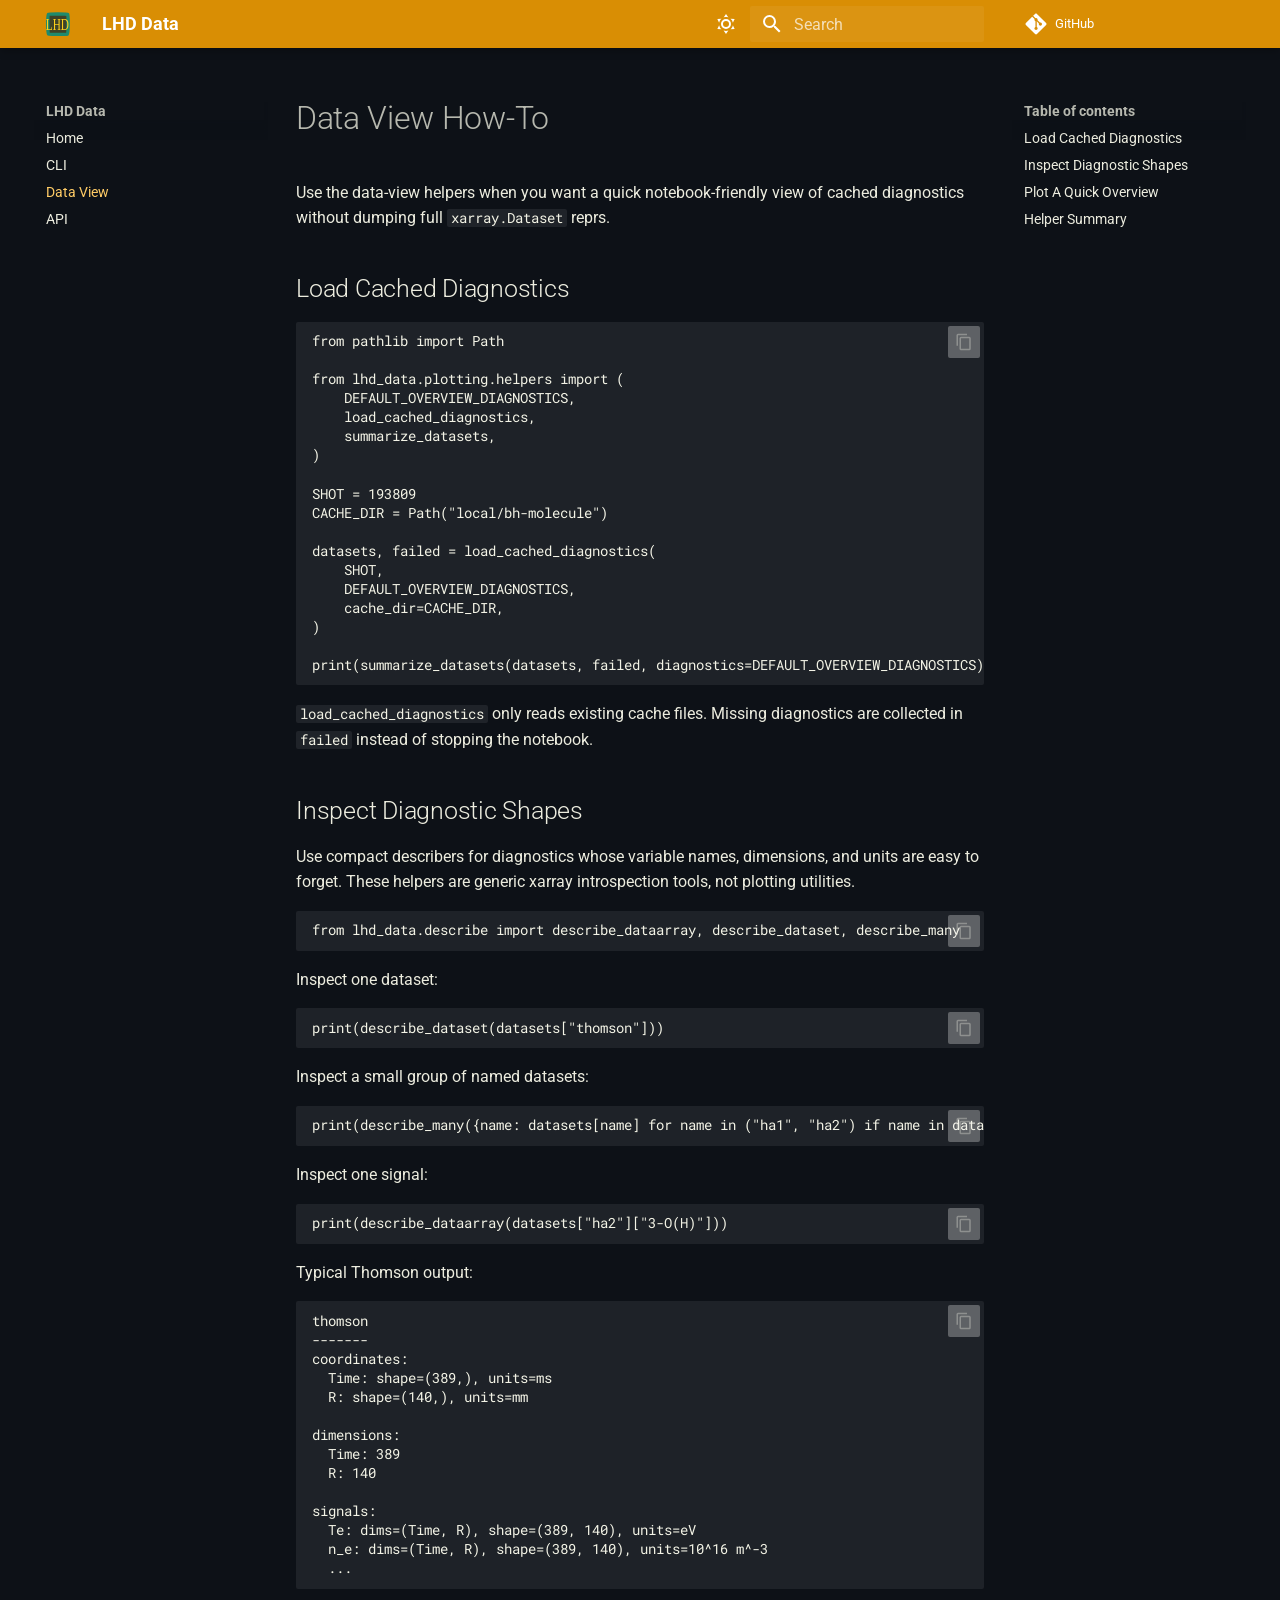
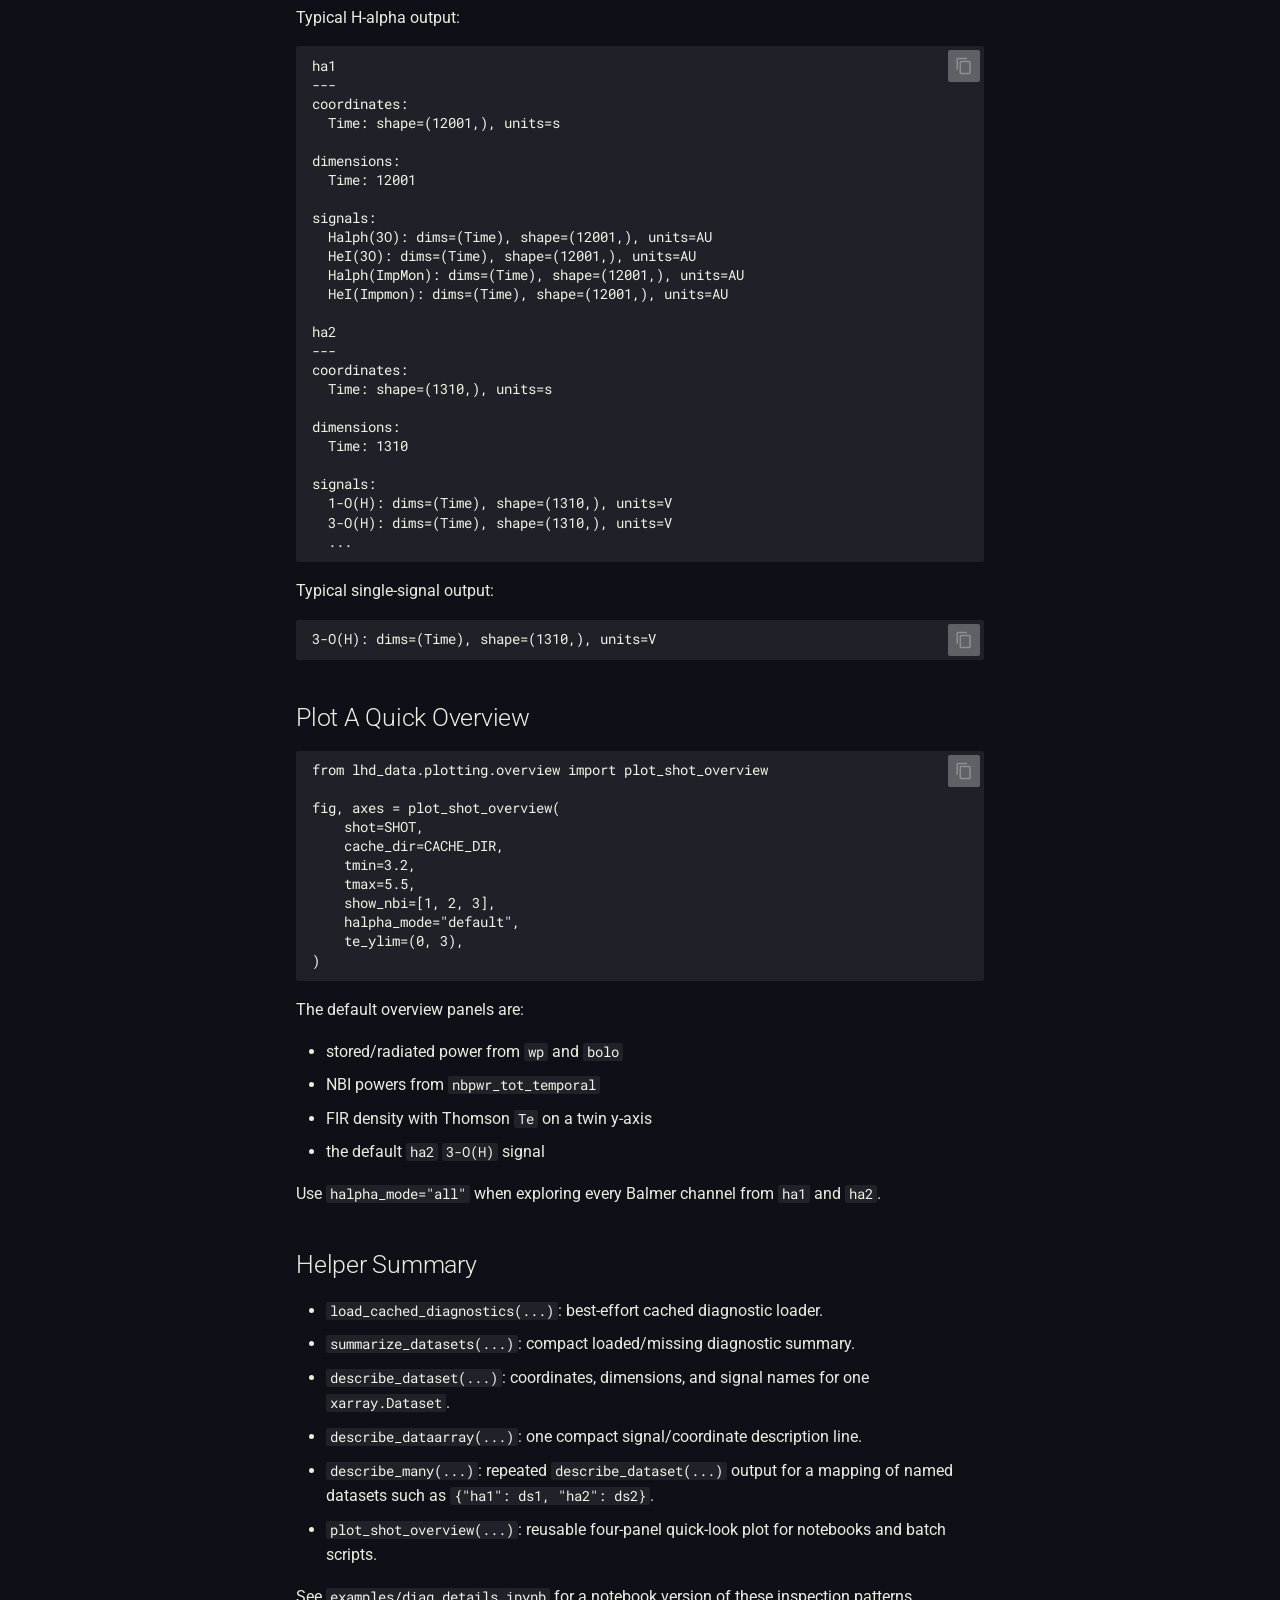
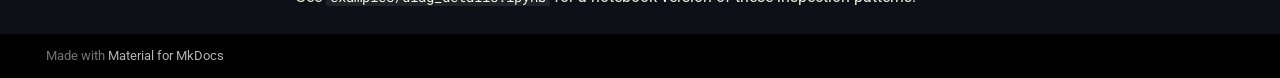
<file: data-view/index.html>
<!doctype html>
<html lang="en" class="no-js">
  <head>
    
      <meta charset="utf-8">
      <meta name="viewport" content="width=device-width,initial-scale=1">
      
      
      
      
        <link rel="prev" href="../cli/">
      
      
        <link rel="next" href="../reference/">
      
      
        
      
      
      <link rel="icon" href="../assets/favicon.svg">
      <meta name="generator" content="mkdocs-1.6.1, mkdocs-material-9.7.6">
    
    
      
        <title>Data View - LHD Data</title>
      
    
    
      <link rel="stylesheet" href="../assets/stylesheets/main.484c7ddc.min.css">
      
        
        <link rel="stylesheet" href="../assets/stylesheets/palette.ab4e12ef.min.css">
      
      


    
    
      
    
    
      
        
        
        <link rel="preconnect" href="https://fonts.gstatic.com" crossorigin>
        <link rel="stylesheet" href="https://fonts.googleapis.com/css?family=Roboto:300,300i,400,400i,700,700i%7CRoboto+Mono:400,400i,700,700i&display=fallback">
        <style>:root{--md-text-font:"Roboto";--md-code-font:"Roboto Mono"}</style>
      
    
    
      <link rel="stylesheet" href="../assets/_mkdocstrings.css">
    
      <link rel="stylesheet" href="../styles/brand.css">
    
      <link rel="stylesheet" href="../styles/extra.css">
    
    <script>__md_scope=new URL("..",location),__md_hash=e=>[...e].reduce(((e,_)=>(e<<5)-e+_.charCodeAt(0)),0),__md_get=(e,_=localStorage,t=__md_scope)=>JSON.parse(_.getItem(t.pathname+"."+e)),__md_set=(e,_,t=localStorage,a=__md_scope)=>{try{t.setItem(a.pathname+"."+e,JSON.stringify(_))}catch(e){}}</script>
    
      

    
    
  </head>
  
  
    
    
      
    
    
    
    
    <body dir="ltr" data-md-color-scheme="bh-dark" data-md-color-primary="custom" data-md-color-accent="yellow">
  
    
    <input class="md-toggle" data-md-toggle="drawer" type="checkbox" id="__drawer" autocomplete="off">
    <input class="md-toggle" data-md-toggle="search" type="checkbox" id="__search" autocomplete="off">
    <label class="md-overlay" for="__drawer"></label>
    <div data-md-component="skip">
      
        
        <a href="#data-view-how-to" class="md-skip">
          Skip to content
        </a>
      
    </div>
    <div data-md-component="announce">
      
    </div>
    
    
      

  

<header class="md-header md-header--shadow" data-md-component="header">
  <nav class="md-header__inner md-grid" aria-label="Header">
    <a href=".." title="LHD Data" class="md-header__button md-logo" aria-label="LHD Data" data-md-component="logo">
      
  <img src="../assets/favicon.svg" alt="logo">

    </a>
    <label class="md-header__button md-icon" for="__drawer">
      
      <svg xmlns="http://www.w3.org/2000/svg" viewBox="0 0 24 24"><path d="M3 6h18v2H3zm0 5h18v2H3zm0 5h18v2H3z"/></svg>
    </label>
    <div class="md-header__title" data-md-component="header-title">
      <div class="md-header__ellipsis">
        <div class="md-header__topic">
          <span class="md-ellipsis">
            LHD Data
          </span>
        </div>
        <div class="md-header__topic" data-md-component="header-topic">
          <span class="md-ellipsis">
            
              Data View
            
          </span>
        </div>
      </div>
    </div>
    
      
        <form class="md-header__option" data-md-component="palette">
  
    
    
    
    <input class="md-option" data-md-color-media="" data-md-color-scheme="bh-dark" data-md-color-primary="custom" data-md-color-accent="yellow"  aria-label="Switch to light mode"  type="radio" name="__palette" id="__palette_0">
    
      <label class="md-header__button md-icon" title="Switch to light mode" for="__palette_1" hidden>
        <svg xmlns="http://www.w3.org/2000/svg" viewBox="0 0 24 24"><path d="M12 7a5 5 0 0 1 5 5 5 5 0 0 1-5 5 5 5 0 0 1-5-5 5 5 0 0 1 5-5m0 2a3 3 0 0 0-3 3 3 3 0 0 0 3 3 3 3 0 0 0 3-3 3 3 0 0 0-3-3m0-7 2.39 3.42C13.65 5.15 12.84 5 12 5s-1.65.15-2.39.42zM3.34 7l4.16-.35A7.2 7.2 0 0 0 5.94 8.5c-.44.74-.69 1.5-.83 2.29zm.02 10 1.76-3.77a7.131 7.131 0 0 0 2.38 4.14zM20.65 7l-1.77 3.79a7.02 7.02 0 0 0-2.38-4.15zm-.01 10-4.14.36c.59-.51 1.12-1.14 1.54-1.86.42-.73.69-1.5.83-2.29zM12 22l-2.41-3.44c.74.27 1.55.44 2.41.44.82 0 1.63-.17 2.37-.44z"/></svg>
      </label>
    
  
    
    
    
    <input class="md-option" data-md-color-media="" data-md-color-scheme="default" data-md-color-primary="amber" data-md-color-accent="red"  aria-label="Switch to dark mode"  type="radio" name="__palette" id="__palette_1">
    
      <label class="md-header__button md-icon" title="Switch to dark mode" for="__palette_0" hidden>
        <svg xmlns="http://www.w3.org/2000/svg" viewBox="0 0 24 24"><path d="m17.75 4.09-2.53 1.94.91 3.06-2.63-1.81-2.63 1.81.91-3.06-2.53-1.94L12.44 4l1.06-3 1.06 3zm3.5 6.91-1.64 1.25.59 1.98-1.7-1.17-1.7 1.17.59-1.98L15.75 11l2.06-.05L18.5 9l.69 1.95zm-2.28 4.95c.83-.08 1.72 1.1 1.19 1.85-.32.45-.66.87-1.08 1.27C15.17 23 8.84 23 4.94 19.07c-3.91-3.9-3.91-10.24 0-14.14.4-.4.82-.76 1.27-1.08.75-.53 1.93.36 1.85 1.19-.27 2.86.69 5.83 2.89 8.02a9.96 9.96 0 0 0 8.02 2.89m-1.64 2.02a12.08 12.08 0 0 1-7.8-3.47c-2.17-2.19-3.33-5-3.49-7.82-2.81 3.14-2.7 7.96.31 10.98 3.02 3.01 7.84 3.12 10.98.31"/></svg>
      </label>
    
  
</form>
      
    
    
      <script>var palette=__md_get("__palette");if(palette&&palette.color){if("(prefers-color-scheme)"===palette.color.media){var media=matchMedia("(prefers-color-scheme: light)"),input=document.querySelector(media.matches?"[data-md-color-media='(prefers-color-scheme: light)']":"[data-md-color-media='(prefers-color-scheme: dark)']");palette.color.media=input.getAttribute("data-md-color-media"),palette.color.scheme=input.getAttribute("data-md-color-scheme"),palette.color.primary=input.getAttribute("data-md-color-primary"),palette.color.accent=input.getAttribute("data-md-color-accent")}for(var[key,value]of Object.entries(palette.color))document.body.setAttribute("data-md-color-"+key,value)}</script>
    
    
    
      
      
        <label class="md-header__button md-icon" for="__search">
          
          <svg xmlns="http://www.w3.org/2000/svg" viewBox="0 0 24 24"><path d="M9.5 3A6.5 6.5 0 0 1 16 9.5c0 1.61-.59 3.09-1.56 4.23l.27.27h.79l5 5-1.5 1.5-5-5v-.79l-.27-.27A6.52 6.52 0 0 1 9.5 16 6.5 6.5 0 0 1 3 9.5 6.5 6.5 0 0 1 9.5 3m0 2C7 5 5 7 5 9.5S7 14 9.5 14 14 12 14 9.5 12 5 9.5 5"/></svg>
        </label>
        <div class="md-search" data-md-component="search" role="dialog">
  <label class="md-search__overlay" for="__search"></label>
  <div class="md-search__inner" role="search">
    <form class="md-search__form" name="search">
      <input type="text" class="md-search__input" name="query" aria-label="Search" placeholder="Search" autocapitalize="off" autocorrect="off" autocomplete="off" spellcheck="false" data-md-component="search-query" required>
      <label class="md-search__icon md-icon" for="__search">
        
        <svg xmlns="http://www.w3.org/2000/svg" viewBox="0 0 24 24"><path d="M9.5 3A6.5 6.5 0 0 1 16 9.5c0 1.61-.59 3.09-1.56 4.23l.27.27h.79l5 5-1.5 1.5-5-5v-.79l-.27-.27A6.52 6.52 0 0 1 9.5 16 6.5 6.5 0 0 1 3 9.5 6.5 6.5 0 0 1 9.5 3m0 2C7 5 5 7 5 9.5S7 14 9.5 14 14 12 14 9.5 12 5 9.5 5"/></svg>
        
        <svg xmlns="http://www.w3.org/2000/svg" viewBox="0 0 24 24"><path d="M20 11v2H8l5.5 5.5-1.42 1.42L4.16 12l7.92-7.92L13.5 5.5 8 11z"/></svg>
      </label>
      <nav class="md-search__options" aria-label="Search">
        
        <button type="reset" class="md-search__icon md-icon" title="Clear" aria-label="Clear" tabindex="-1">
          
          <svg xmlns="http://www.w3.org/2000/svg" viewBox="0 0 24 24"><path d="M19 6.41 17.59 5 12 10.59 6.41 5 5 6.41 10.59 12 5 17.59 6.41 19 12 13.41 17.59 19 19 17.59 13.41 12z"/></svg>
        </button>
      </nav>
      
    </form>
    <div class="md-search__output">
      <div class="md-search__scrollwrap" tabindex="0" data-md-scrollfix>
        <div class="md-search-result" data-md-component="search-result">
          <div class="md-search-result__meta">
            Initializing search
          </div>
          <ol class="md-search-result__list" role="presentation"></ol>
        </div>
      </div>
    </div>
  </div>
</div>
      
    
    
      <div class="md-header__source">
        <a href="https://github.com/queezz/lhd-data" title="Go to repository" class="md-source" data-md-component="source">
  <div class="md-source__icon md-icon">
    
    <svg xmlns="http://www.w3.org/2000/svg" viewBox="0 0 448 512"><!--! Font Awesome Free 7.1.0 by @fontawesome - https://fontawesome.com License - https://fontawesome.com/license/free (Icons: CC BY 4.0, Fonts: SIL OFL 1.1, Code: MIT License) Copyright 2025 Fonticons, Inc.--><path d="M439.6 236.1 244 40.5c-5.4-5.5-12.8-8.5-20.4-8.5s-15 3-20.4 8.4L162.5 81l51.5 51.5c27.1-9.1 52.7 16.8 43.4 43.7l49.7 49.7c34.2-11.8 61.2 31 35.5 56.7-26.5 26.5-70.2-2.9-56-37.3L240.3 199v121.9c25.3 12.5 22.3 41.8 9.1 55-6.4 6.4-15.2 10.1-24.3 10.1s-17.8-3.6-24.3-10.1c-17.6-17.6-11.1-46.9 11.2-56v-123c-20.8-8.5-24.6-30.7-18.6-45L142.6 101 8.5 235.1C3 240.6 0 247.9 0 255.5s3 15 8.5 20.4l195.6 195.7c5.4 5.4 12.7 8.4 20.4 8.4s15-3 20.4-8.4l194.7-194.7c5.4-5.4 8.4-12.8 8.4-20.4s-3-15-8.4-20.4"/></svg>
  </div>
  <div class="md-source__repository">
    GitHub
  </div>
</a>
      </div>
    
  </nav>
  
</header>
    
    <div class="md-container" data-md-component="container">
      
      
        
          
        
      
      <main class="md-main" data-md-component="main">
        <div class="md-main__inner md-grid">
          
            
              
              <div class="md-sidebar md-sidebar--primary" data-md-component="sidebar" data-md-type="navigation" >
                <div class="md-sidebar__scrollwrap">
                  <div class="md-sidebar__inner">
                    



<nav class="md-nav md-nav--primary" aria-label="Navigation" data-md-level="0">
  <label class="md-nav__title" for="__drawer">
    <a href=".." title="LHD Data" class="md-nav__button md-logo" aria-label="LHD Data" data-md-component="logo">
      
  <img src="../assets/favicon.svg" alt="logo">

    </a>
    LHD Data
  </label>
  
    <div class="md-nav__source">
      <a href="https://github.com/queezz/lhd-data" title="Go to repository" class="md-source" data-md-component="source">
  <div class="md-source__icon md-icon">
    
    <svg xmlns="http://www.w3.org/2000/svg" viewBox="0 0 448 512"><!--! Font Awesome Free 7.1.0 by @fontawesome - https://fontawesome.com License - https://fontawesome.com/license/free (Icons: CC BY 4.0, Fonts: SIL OFL 1.1, Code: MIT License) Copyright 2025 Fonticons, Inc.--><path d="M439.6 236.1 244 40.5c-5.4-5.5-12.8-8.5-20.4-8.5s-15 3-20.4 8.4L162.5 81l51.5 51.5c27.1-9.1 52.7 16.8 43.4 43.7l49.7 49.7c34.2-11.8 61.2 31 35.5 56.7-26.5 26.5-70.2-2.9-56-37.3L240.3 199v121.9c25.3 12.5 22.3 41.8 9.1 55-6.4 6.4-15.2 10.1-24.3 10.1s-17.8-3.6-24.3-10.1c-17.6-17.6-11.1-46.9 11.2-56v-123c-20.8-8.5-24.6-30.7-18.6-45L142.6 101 8.5 235.1C3 240.6 0 247.9 0 255.5s3 15 8.5 20.4l195.6 195.7c5.4 5.4 12.7 8.4 20.4 8.4s15-3 20.4-8.4l194.7-194.7c5.4-5.4 8.4-12.8 8.4-20.4s-3-15-8.4-20.4"/></svg>
  </div>
  <div class="md-source__repository">
    GitHub
  </div>
</a>
    </div>
  
  <ul class="md-nav__list" data-md-scrollfix>
    
      
      
  
  
  
  
    <li class="md-nav__item">
      <a href=".." class="md-nav__link">
        
  
  
  <span class="md-ellipsis">
    
  
    Home
  

    
  </span>
  
  

      </a>
    </li>
  

    
      
      
  
  
  
  
    <li class="md-nav__item">
      <a href="../cli/" class="md-nav__link">
        
  
  
  <span class="md-ellipsis">
    
  
    CLI
  

    
  </span>
  
  

      </a>
    </li>
  

    
      
      
  
  
    
  
  
  
    <li class="md-nav__item md-nav__item--active">
      
      <input class="md-nav__toggle md-toggle" type="checkbox" id="__toc">
      
      
        
      
      
        <label class="md-nav__link md-nav__link--active" for="__toc">
          
  
  
  <span class="md-ellipsis">
    
  
    Data View
  

    
  </span>
  
  

          <span class="md-nav__icon md-icon"></span>
        </label>
      
      <a href="./" class="md-nav__link md-nav__link--active">
        
  
  
  <span class="md-ellipsis">
    
  
    Data View
  

    
  </span>
  
  

      </a>
      
        

<nav class="md-nav md-nav--secondary" aria-label="Table of contents">
  
  
  
    
  
  
    <label class="md-nav__title" for="__toc">
      <span class="md-nav__icon md-icon"></span>
      Table of contents
    </label>
    <ul class="md-nav__list" data-md-component="toc" data-md-scrollfix>
      
        <li class="md-nav__item">
  <a href="#load-cached-diagnostics" class="md-nav__link">
    <span class="md-ellipsis">
      
        Load Cached Diagnostics
      
    </span>
  </a>
  
</li>
      
        <li class="md-nav__item">
  <a href="#inspect-diagnostic-shapes" class="md-nav__link">
    <span class="md-ellipsis">
      
        Inspect Diagnostic Shapes
      
    </span>
  </a>
  
</li>
      
        <li class="md-nav__item">
  <a href="#plot-a-quick-overview" class="md-nav__link">
    <span class="md-ellipsis">
      
        Plot A Quick Overview
      
    </span>
  </a>
  
</li>
      
        <li class="md-nav__item">
  <a href="#helper-summary" class="md-nav__link">
    <span class="md-ellipsis">
      
        Helper Summary
      
    </span>
  </a>
  
</li>
      
    </ul>
  
</nav>
      
    </li>
  

    
      
      
  
  
  
  
    <li class="md-nav__item">
      <a href="../reference/" class="md-nav__link">
        
  
  
  <span class="md-ellipsis">
    
  
    API
  

    
  </span>
  
  

      </a>
    </li>
  

    
  </ul>
</nav>
                  </div>
                </div>
              </div>
            
            
              
              <div class="md-sidebar md-sidebar--secondary" data-md-component="sidebar" data-md-type="toc" >
                <div class="md-sidebar__scrollwrap">
                  <div class="md-sidebar__inner">
                    

<nav class="md-nav md-nav--secondary" aria-label="Table of contents">
  
  
  
    
  
  
    <label class="md-nav__title" for="__toc">
      <span class="md-nav__icon md-icon"></span>
      Table of contents
    </label>
    <ul class="md-nav__list" data-md-component="toc" data-md-scrollfix>
      
        <li class="md-nav__item">
  <a href="#load-cached-diagnostics" class="md-nav__link">
    <span class="md-ellipsis">
      
        Load Cached Diagnostics
      
    </span>
  </a>
  
</li>
      
        <li class="md-nav__item">
  <a href="#inspect-diagnostic-shapes" class="md-nav__link">
    <span class="md-ellipsis">
      
        Inspect Diagnostic Shapes
      
    </span>
  </a>
  
</li>
      
        <li class="md-nav__item">
  <a href="#plot-a-quick-overview" class="md-nav__link">
    <span class="md-ellipsis">
      
        Plot A Quick Overview
      
    </span>
  </a>
  
</li>
      
        <li class="md-nav__item">
  <a href="#helper-summary" class="md-nav__link">
    <span class="md-ellipsis">
      
        Helper Summary
      
    </span>
  </a>
  
</li>
      
    </ul>
  
</nav>
                  </div>
                </div>
              </div>
            
          
          
            <div class="md-content" data-md-component="content">
              
              <article class="md-content__inner md-typeset">
                
                  


  
  


<h1 id="data-view-how-to">Data View How-To<a class="headerlink" href="#data-view-how-to" title="Permanent link">&para;</a></h1>
<p>Use the data-view helpers when you want a quick notebook-friendly view of cached
diagnostics without dumping full <code>xarray.Dataset</code> reprs.</p>
<h2 id="load-cached-diagnostics">Load Cached Diagnostics<a class="headerlink" href="#load-cached-diagnostics" title="Permanent link">&para;</a></h2>
<pre><code class="language-python">from pathlib import Path

from lhd_data.plotting.helpers import (
    DEFAULT_OVERVIEW_DIAGNOSTICS,
    load_cached_diagnostics,
    summarize_datasets,
)

SHOT = 193809
CACHE_DIR = Path(&quot;local/bh-molecule&quot;)

datasets, failed = load_cached_diagnostics(
    SHOT,
    DEFAULT_OVERVIEW_DIAGNOSTICS,
    cache_dir=CACHE_DIR,
)

print(summarize_datasets(datasets, failed, diagnostics=DEFAULT_OVERVIEW_DIAGNOSTICS))
</code></pre>
<p><code>load_cached_diagnostics</code> only reads existing cache files. Missing diagnostics
are collected in <code>failed</code> instead of stopping the notebook.</p>
<h2 id="inspect-diagnostic-shapes">Inspect Diagnostic Shapes<a class="headerlink" href="#inspect-diagnostic-shapes" title="Permanent link">&para;</a></h2>
<p>Use compact describers for diagnostics whose variable names, dimensions, and
units are easy to forget. These helpers are generic xarray introspection tools,
not plotting utilities.</p>
<pre><code class="language-python">from lhd_data.describe import describe_dataarray, describe_dataset, describe_many
</code></pre>
<p>Inspect one dataset:</p>
<pre><code class="language-python">print(describe_dataset(datasets[&quot;thomson&quot;]))
</code></pre>
<p>Inspect a small group of named datasets:</p>
<pre><code class="language-python">print(describe_many({name: datasets[name] for name in (&quot;ha1&quot;, &quot;ha2&quot;) if name in datasets}))
</code></pre>
<p>Inspect one signal:</p>
<pre><code class="language-python">print(describe_dataarray(datasets[&quot;ha2&quot;][&quot;3-O(H)&quot;]))
</code></pre>
<p>Typical Thomson output:</p>
<pre><code class="language-text">thomson
-------
coordinates:
  Time: shape=(389,), units=ms
  R: shape=(140,), units=mm

dimensions:
  Time: 389
  R: 140

signals:
  Te: dims=(Time, R), shape=(389, 140), units=eV
  n_e: dims=(Time, R), shape=(389, 140), units=10^16 m^-3
  ...
</code></pre>
<p>Typical H-alpha output:</p>
<pre><code class="language-text">ha1
---
coordinates:
  Time: shape=(12001,), units=s

dimensions:
  Time: 12001

signals:
  Halph(3O): dims=(Time), shape=(12001,), units=AU
  HeI(3O): dims=(Time), shape=(12001,), units=AU
  Halph(ImpMon): dims=(Time), shape=(12001,), units=AU
  HeI(Impmon): dims=(Time), shape=(12001,), units=AU

ha2
---
coordinates:
  Time: shape=(1310,), units=s

dimensions:
  Time: 1310

signals:
  1-O(H): dims=(Time), shape=(1310,), units=V
  3-O(H): dims=(Time), shape=(1310,), units=V
  ...
</code></pre>
<p>Typical single-signal output:</p>
<pre><code class="language-text">3-O(H): dims=(Time), shape=(1310,), units=V
</code></pre>
<h2 id="plot-a-quick-overview">Plot A Quick Overview<a class="headerlink" href="#plot-a-quick-overview" title="Permanent link">&para;</a></h2>
<pre><code class="language-python">from lhd_data.plotting.overview import plot_shot_overview

fig, axes = plot_shot_overview(
    shot=SHOT,
    cache_dir=CACHE_DIR,
    tmin=3.2,
    tmax=5.5,
    show_nbi=[1, 2, 3],
    halpha_mode=&quot;default&quot;,
    te_ylim=(0, 3),
)
</code></pre>
<p>The default overview panels are:</p>
<ul>
<li>stored/radiated power from <code>wp</code> and <code>bolo</code></li>
<li>NBI powers from <code>nbpwr_tot_temporal</code></li>
<li>FIR density with Thomson <code>Te</code> on a twin y-axis</li>
<li>the default <code>ha2</code> <code>3-O(H)</code> signal</li>
</ul>
<p>Use <code>halpha_mode="all"</code> when exploring every Balmer channel from <code>ha1</code> and
<code>ha2</code>.</p>
<h2 id="helper-summary">Helper Summary<a class="headerlink" href="#helper-summary" title="Permanent link">&para;</a></h2>
<ul>
<li><code>load_cached_diagnostics(...)</code>: best-effort cached diagnostic loader.</li>
<li><code>summarize_datasets(...)</code>: compact loaded/missing diagnostic summary.</li>
<li><code>describe_dataset(...)</code>: coordinates, dimensions, and signal names for one
  <code>xarray.Dataset</code>.</li>
<li><code>describe_dataarray(...)</code>: one compact signal/coordinate description line.</li>
<li><code>describe_many(...)</code>: repeated <code>describe_dataset(...)</code> output for a mapping of
  named datasets such as <code>{"ha1": ds1, "ha2": ds2}</code>.</li>
<li><code>plot_shot_overview(...)</code>: reusable four-panel quick-look plot for notebooks
  and batch scripts.</li>
</ul>
<p>See <code>examples/diag_details.ipynb</code> for a notebook version of these inspection
patterns.</p>












                
              </article>
            </div>
          
          
<script>var target=document.getElementById(location.hash.slice(1));target&&target.name&&(target.checked=target.name.startsWith("__tabbed_"))</script>
        </div>
        
      </main>
      
        <footer class="md-footer">
  
  <div class="md-footer-meta md-typeset">
    <div class="md-footer-meta__inner md-grid">
      <div class="md-copyright">
  
  
    Made with
    <a href="https://squidfunk.github.io/mkdocs-material/" target="_blank" rel="noopener">
      Material for MkDocs
    </a>
  
</div>
      
    </div>
  </div>
</footer>
      
    </div>
    <div class="md-dialog" data-md-component="dialog">
      <div class="md-dialog__inner md-typeset"></div>
    </div>
    
    
    
      
      
      <script id="__config" type="application/json">{"annotate": null, "base": "..", "features": ["navigation.instant", "navigation.tracking", "content.code.copy"], "search": "../assets/javascripts/workers/search.2c215733.min.js", "tags": null, "translations": {"clipboard.copied": "Copied to clipboard", "clipboard.copy": "Copy to clipboard", "search.result.more.one": "1 more on this page", "search.result.more.other": "# more on this page", "search.result.none": "No matching documents", "search.result.one": "1 matching document", "search.result.other": "# matching documents", "search.result.placeholder": "Type to start searching", "search.result.term.missing": "Missing", "select.version": "Select version"}, "version": null}</script>
    
    
      <script src="../assets/javascripts/bundle.79ae519e.min.js"></script>
      
    
  </body>
</html>
</file>
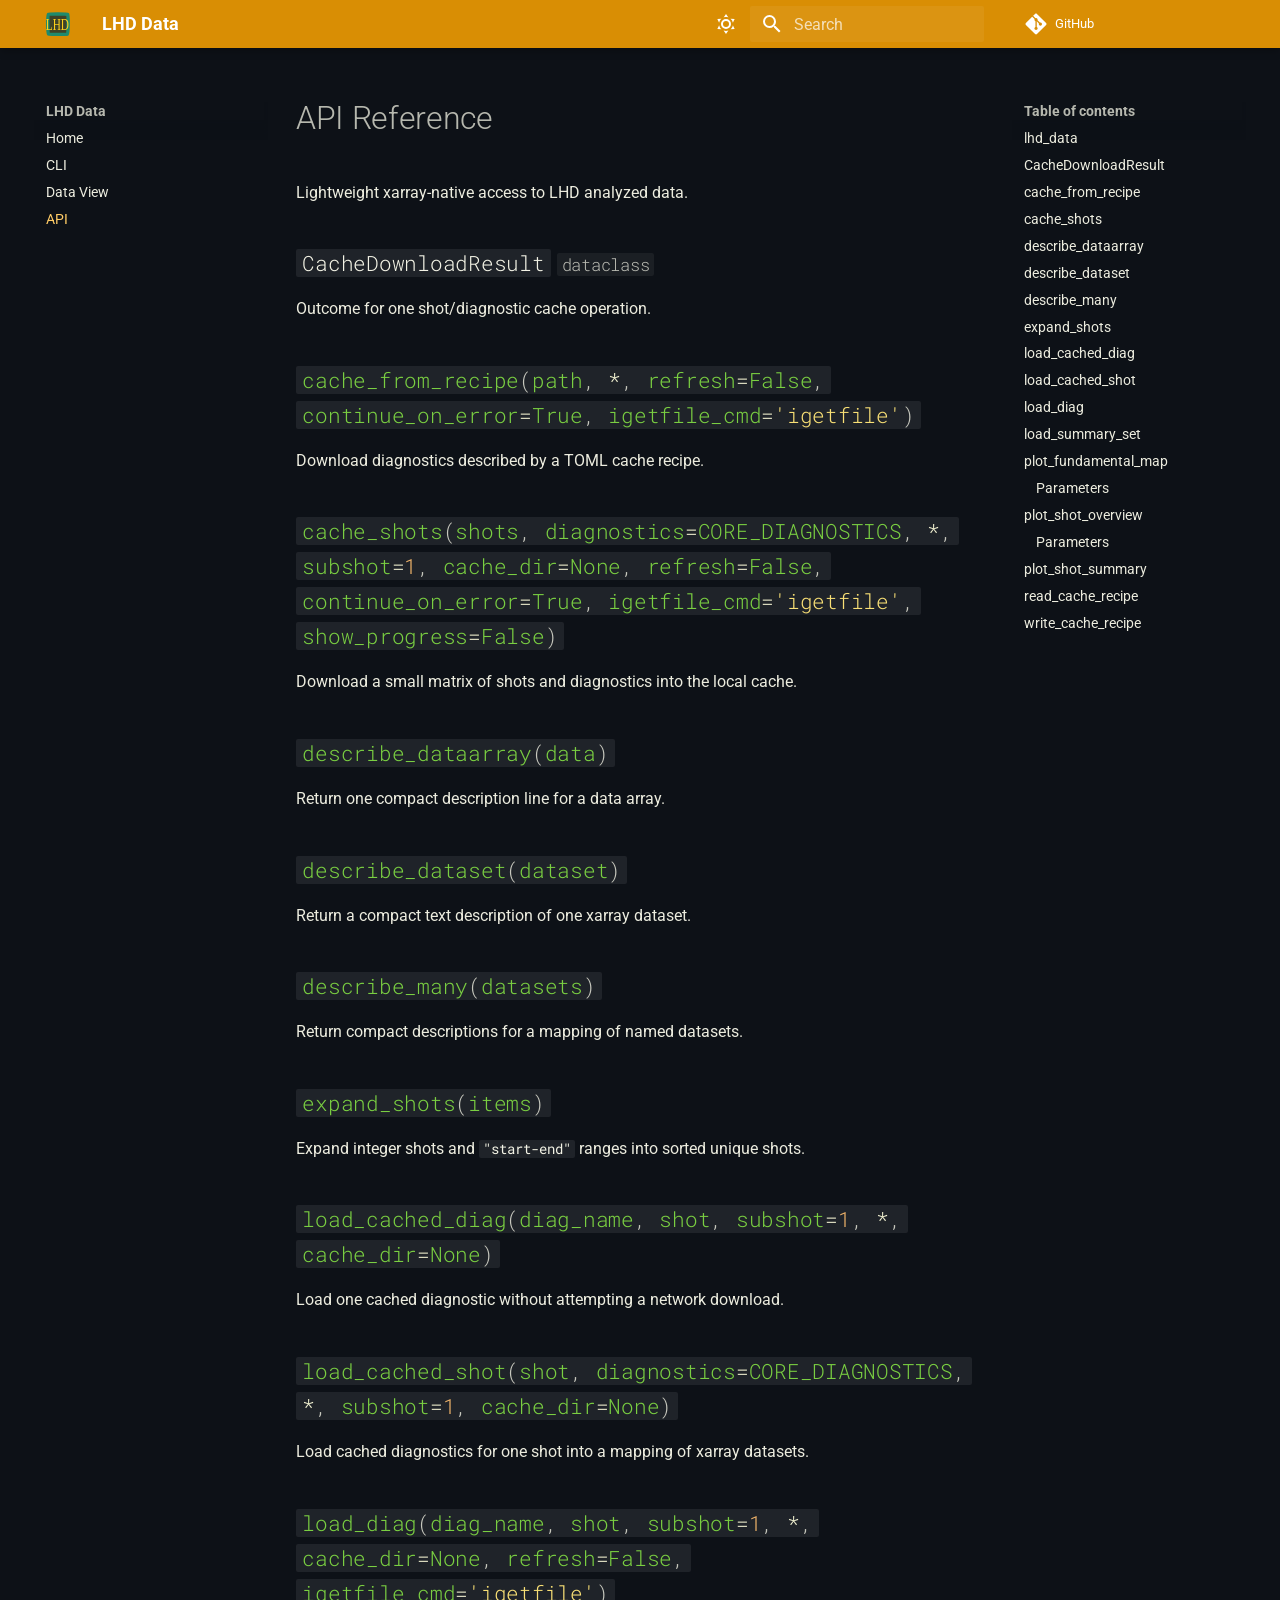
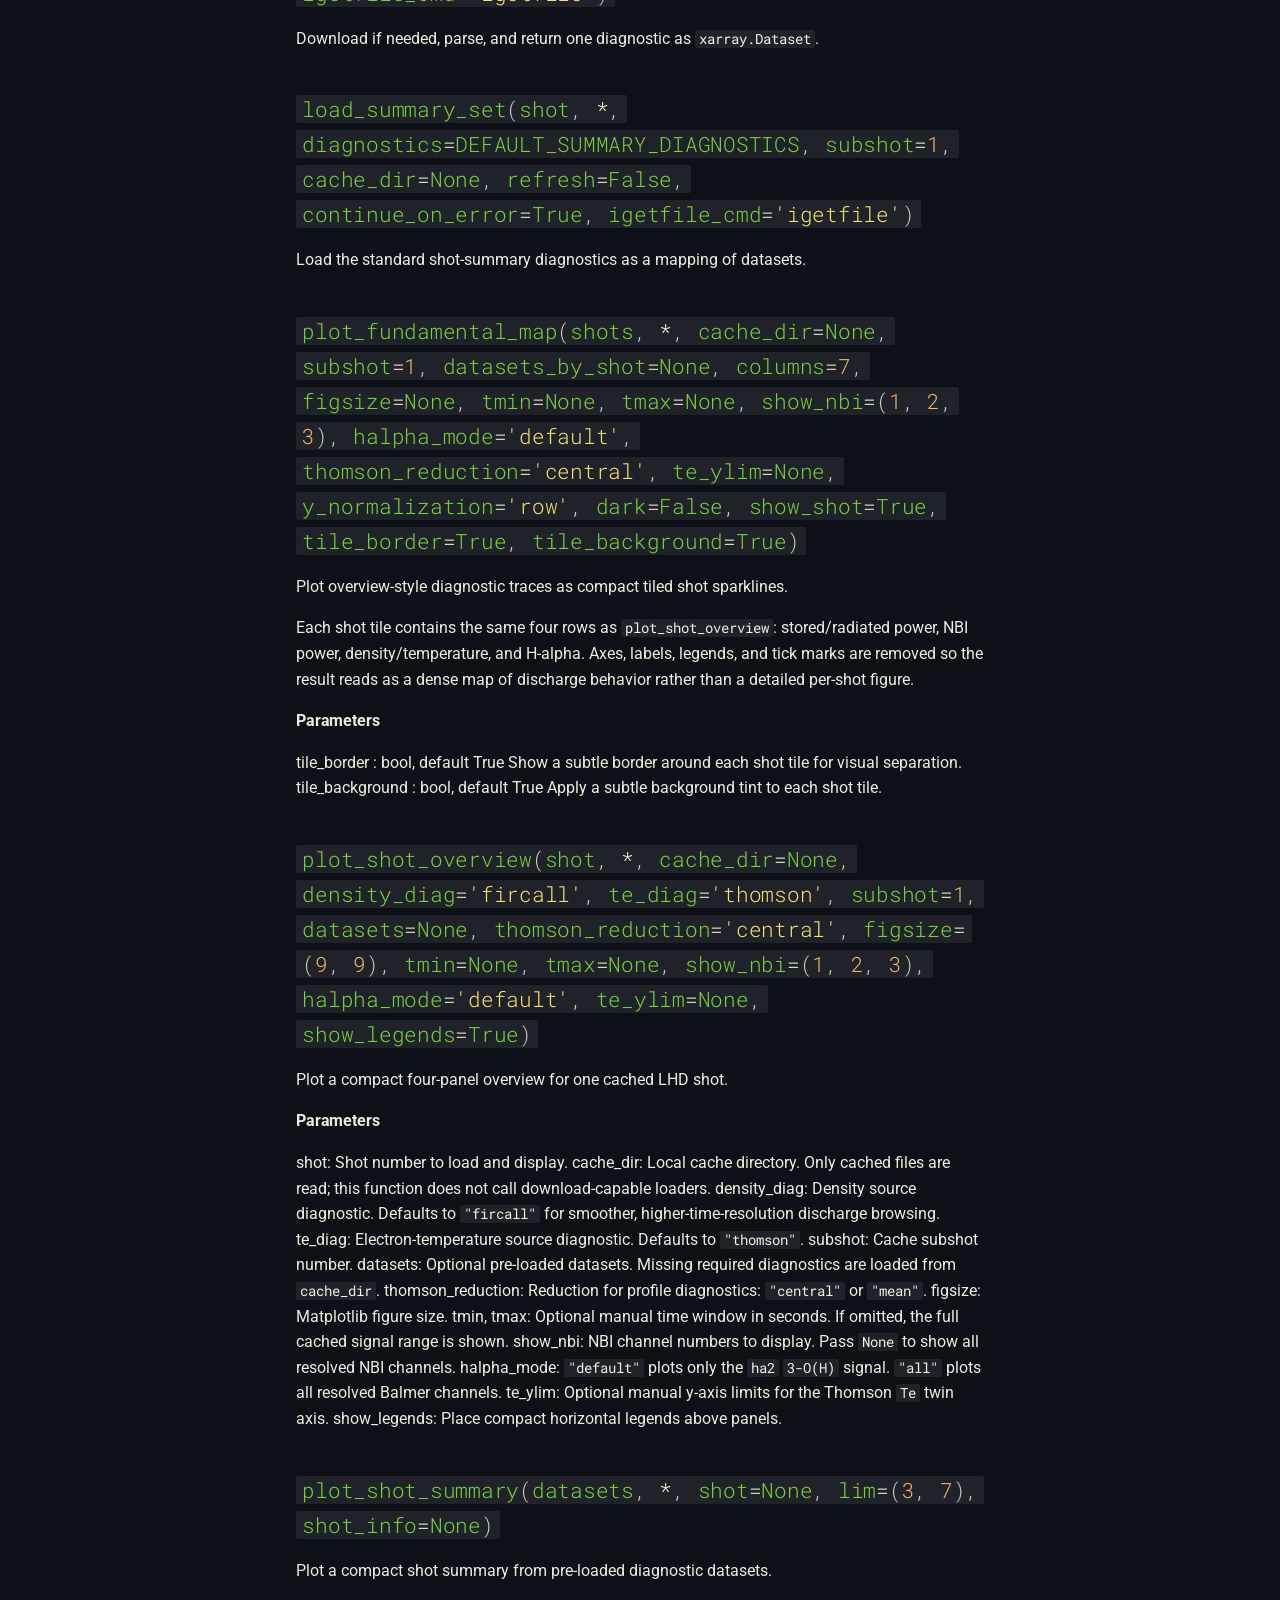
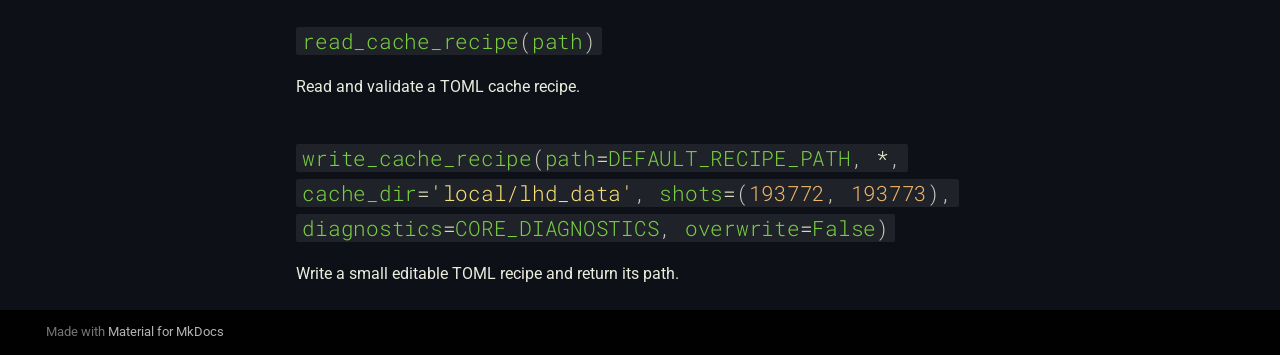
<file: reference/index.html>
<!doctype html>
<html lang="en" class="no-js">
  <head>
    
      <meta charset="utf-8">
      <meta name="viewport" content="width=device-width,initial-scale=1">
      
      
      
      
        <link rel="prev" href="../data-view/">
      
      
      
        
      
      
      <link rel="icon" href="../assets/favicon.svg">
      <meta name="generator" content="mkdocs-1.6.1, mkdocs-material-9.7.6">
    
    
      
        <title>API - LHD Data</title>
      
    
    
      <link rel="stylesheet" href="../assets/stylesheets/main.484c7ddc.min.css">
      
        
        <link rel="stylesheet" href="../assets/stylesheets/palette.ab4e12ef.min.css">
      
      


    
    
      
    
    
      
        
        
        <link rel="preconnect" href="https://fonts.gstatic.com" crossorigin>
        <link rel="stylesheet" href="https://fonts.googleapis.com/css?family=Roboto:300,300i,400,400i,700,700i%7CRoboto+Mono:400,400i,700,700i&display=fallback">
        <style>:root{--md-text-font:"Roboto";--md-code-font:"Roboto Mono"}</style>
      
    
    
      <link rel="stylesheet" href="../assets/_mkdocstrings.css">
    
      <link rel="stylesheet" href="../styles/brand.css">
    
      <link rel="stylesheet" href="../styles/extra.css">
    
    <script>__md_scope=new URL("..",location),__md_hash=e=>[...e].reduce(((e,_)=>(e<<5)-e+_.charCodeAt(0)),0),__md_get=(e,_=localStorage,t=__md_scope)=>JSON.parse(_.getItem(t.pathname+"."+e)),__md_set=(e,_,t=localStorage,a=__md_scope)=>{try{t.setItem(a.pathname+"."+e,JSON.stringify(_))}catch(e){}}</script>
    
      

    
    
  </head>
  
  
    
    
      
    
    
    
    
    <body dir="ltr" data-md-color-scheme="bh-dark" data-md-color-primary="custom" data-md-color-accent="yellow">
  
    
    <input class="md-toggle" data-md-toggle="drawer" type="checkbox" id="__drawer" autocomplete="off">
    <input class="md-toggle" data-md-toggle="search" type="checkbox" id="__search" autocomplete="off">
    <label class="md-overlay" for="__drawer"></label>
    <div data-md-component="skip">
      
        
        <a href="#api-reference" class="md-skip">
          Skip to content
        </a>
      
    </div>
    <div data-md-component="announce">
      
    </div>
    
    
      

  

<header class="md-header md-header--shadow" data-md-component="header">
  <nav class="md-header__inner md-grid" aria-label="Header">
    <a href=".." title="LHD Data" class="md-header__button md-logo" aria-label="LHD Data" data-md-component="logo">
      
  <img src="../assets/favicon.svg" alt="logo">

    </a>
    <label class="md-header__button md-icon" for="__drawer">
      
      <svg xmlns="http://www.w3.org/2000/svg" viewBox="0 0 24 24"><path d="M3 6h18v2H3zm0 5h18v2H3zm0 5h18v2H3z"/></svg>
    </label>
    <div class="md-header__title" data-md-component="header-title">
      <div class="md-header__ellipsis">
        <div class="md-header__topic">
          <span class="md-ellipsis">
            LHD Data
          </span>
        </div>
        <div class="md-header__topic" data-md-component="header-topic">
          <span class="md-ellipsis">
            
              API
            
          </span>
        </div>
      </div>
    </div>
    
      
        <form class="md-header__option" data-md-component="palette">
  
    
    
    
    <input class="md-option" data-md-color-media="" data-md-color-scheme="bh-dark" data-md-color-primary="custom" data-md-color-accent="yellow"  aria-label="Switch to light mode"  type="radio" name="__palette" id="__palette_0">
    
      <label class="md-header__button md-icon" title="Switch to light mode" for="__palette_1" hidden>
        <svg xmlns="http://www.w3.org/2000/svg" viewBox="0 0 24 24"><path d="M12 7a5 5 0 0 1 5 5 5 5 0 0 1-5 5 5 5 0 0 1-5-5 5 5 0 0 1 5-5m0 2a3 3 0 0 0-3 3 3 3 0 0 0 3 3 3 3 0 0 0 3-3 3 3 0 0 0-3-3m0-7 2.39 3.42C13.65 5.15 12.84 5 12 5s-1.65.15-2.39.42zM3.34 7l4.16-.35A7.2 7.2 0 0 0 5.94 8.5c-.44.74-.69 1.5-.83 2.29zm.02 10 1.76-3.77a7.131 7.131 0 0 0 2.38 4.14zM20.65 7l-1.77 3.79a7.02 7.02 0 0 0-2.38-4.15zm-.01 10-4.14.36c.59-.51 1.12-1.14 1.54-1.86.42-.73.69-1.5.83-2.29zM12 22l-2.41-3.44c.74.27 1.55.44 2.41.44.82 0 1.63-.17 2.37-.44z"/></svg>
      </label>
    
  
    
    
    
    <input class="md-option" data-md-color-media="" data-md-color-scheme="default" data-md-color-primary="amber" data-md-color-accent="red"  aria-label="Switch to dark mode"  type="radio" name="__palette" id="__palette_1">
    
      <label class="md-header__button md-icon" title="Switch to dark mode" for="__palette_0" hidden>
        <svg xmlns="http://www.w3.org/2000/svg" viewBox="0 0 24 24"><path d="m17.75 4.09-2.53 1.94.91 3.06-2.63-1.81-2.63 1.81.91-3.06-2.53-1.94L12.44 4l1.06-3 1.06 3zm3.5 6.91-1.64 1.25.59 1.98-1.7-1.17-1.7 1.17.59-1.98L15.75 11l2.06-.05L18.5 9l.69 1.95zm-2.28 4.95c.83-.08 1.72 1.1 1.19 1.85-.32.45-.66.87-1.08 1.27C15.17 23 8.84 23 4.94 19.07c-3.91-3.9-3.91-10.24 0-14.14.4-.4.82-.76 1.27-1.08.75-.53 1.93.36 1.85 1.19-.27 2.86.69 5.83 2.89 8.02a9.96 9.96 0 0 0 8.02 2.89m-1.64 2.02a12.08 12.08 0 0 1-7.8-3.47c-2.17-2.19-3.33-5-3.49-7.82-2.81 3.14-2.7 7.96.31 10.98 3.02 3.01 7.84 3.12 10.98.31"/></svg>
      </label>
    
  
</form>
      
    
    
      <script>var palette=__md_get("__palette");if(palette&&palette.color){if("(prefers-color-scheme)"===palette.color.media){var media=matchMedia("(prefers-color-scheme: light)"),input=document.querySelector(media.matches?"[data-md-color-media='(prefers-color-scheme: light)']":"[data-md-color-media='(prefers-color-scheme: dark)']");palette.color.media=input.getAttribute("data-md-color-media"),palette.color.scheme=input.getAttribute("data-md-color-scheme"),palette.color.primary=input.getAttribute("data-md-color-primary"),palette.color.accent=input.getAttribute("data-md-color-accent")}for(var[key,value]of Object.entries(palette.color))document.body.setAttribute("data-md-color-"+key,value)}</script>
    
    
    
      
      
        <label class="md-header__button md-icon" for="__search">
          
          <svg xmlns="http://www.w3.org/2000/svg" viewBox="0 0 24 24"><path d="M9.5 3A6.5 6.5 0 0 1 16 9.5c0 1.61-.59 3.09-1.56 4.23l.27.27h.79l5 5-1.5 1.5-5-5v-.79l-.27-.27A6.52 6.52 0 0 1 9.5 16 6.5 6.5 0 0 1 3 9.5 6.5 6.5 0 0 1 9.5 3m0 2C7 5 5 7 5 9.5S7 14 9.5 14 14 12 14 9.5 12 5 9.5 5"/></svg>
        </label>
        <div class="md-search" data-md-component="search" role="dialog">
  <label class="md-search__overlay" for="__search"></label>
  <div class="md-search__inner" role="search">
    <form class="md-search__form" name="search">
      <input type="text" class="md-search__input" name="query" aria-label="Search" placeholder="Search" autocapitalize="off" autocorrect="off" autocomplete="off" spellcheck="false" data-md-component="search-query" required>
      <label class="md-search__icon md-icon" for="__search">
        
        <svg xmlns="http://www.w3.org/2000/svg" viewBox="0 0 24 24"><path d="M9.5 3A6.5 6.5 0 0 1 16 9.5c0 1.61-.59 3.09-1.56 4.23l.27.27h.79l5 5-1.5 1.5-5-5v-.79l-.27-.27A6.52 6.52 0 0 1 9.5 16 6.5 6.5 0 0 1 3 9.5 6.5 6.5 0 0 1 9.5 3m0 2C7 5 5 7 5 9.5S7 14 9.5 14 14 12 14 9.5 12 5 9.5 5"/></svg>
        
        <svg xmlns="http://www.w3.org/2000/svg" viewBox="0 0 24 24"><path d="M20 11v2H8l5.5 5.5-1.42 1.42L4.16 12l7.92-7.92L13.5 5.5 8 11z"/></svg>
      </label>
      <nav class="md-search__options" aria-label="Search">
        
        <button type="reset" class="md-search__icon md-icon" title="Clear" aria-label="Clear" tabindex="-1">
          
          <svg xmlns="http://www.w3.org/2000/svg" viewBox="0 0 24 24"><path d="M19 6.41 17.59 5 12 10.59 6.41 5 5 6.41 10.59 12 5 17.59 6.41 19 12 13.41 17.59 19 19 17.59 13.41 12z"/></svg>
        </button>
      </nav>
      
    </form>
    <div class="md-search__output">
      <div class="md-search__scrollwrap" tabindex="0" data-md-scrollfix>
        <div class="md-search-result" data-md-component="search-result">
          <div class="md-search-result__meta">
            Initializing search
          </div>
          <ol class="md-search-result__list" role="presentation"></ol>
        </div>
      </div>
    </div>
  </div>
</div>
      
    
    
      <div class="md-header__source">
        <a href="https://github.com/queezz/lhd-data" title="Go to repository" class="md-source" data-md-component="source">
  <div class="md-source__icon md-icon">
    
    <svg xmlns="http://www.w3.org/2000/svg" viewBox="0 0 448 512"><!--! Font Awesome Free 7.1.0 by @fontawesome - https://fontawesome.com License - https://fontawesome.com/license/free (Icons: CC BY 4.0, Fonts: SIL OFL 1.1, Code: MIT License) Copyright 2025 Fonticons, Inc.--><path d="M439.6 236.1 244 40.5c-5.4-5.5-12.8-8.5-20.4-8.5s-15 3-20.4 8.4L162.5 81l51.5 51.5c27.1-9.1 52.7 16.8 43.4 43.7l49.7 49.7c34.2-11.8 61.2 31 35.5 56.7-26.5 26.5-70.2-2.9-56-37.3L240.3 199v121.9c25.3 12.5 22.3 41.8 9.1 55-6.4 6.4-15.2 10.1-24.3 10.1s-17.8-3.6-24.3-10.1c-17.6-17.6-11.1-46.9 11.2-56v-123c-20.8-8.5-24.6-30.7-18.6-45L142.6 101 8.5 235.1C3 240.6 0 247.9 0 255.5s3 15 8.5 20.4l195.6 195.7c5.4 5.4 12.7 8.4 20.4 8.4s15-3 20.4-8.4l194.7-194.7c5.4-5.4 8.4-12.8 8.4-20.4s-3-15-8.4-20.4"/></svg>
  </div>
  <div class="md-source__repository">
    GitHub
  </div>
</a>
      </div>
    
  </nav>
  
</header>
    
    <div class="md-container" data-md-component="container">
      
      
        
          
        
      
      <main class="md-main" data-md-component="main">
        <div class="md-main__inner md-grid">
          
            
              
              <div class="md-sidebar md-sidebar--primary" data-md-component="sidebar" data-md-type="navigation" >
                <div class="md-sidebar__scrollwrap">
                  <div class="md-sidebar__inner">
                    



<nav class="md-nav md-nav--primary" aria-label="Navigation" data-md-level="0">
  <label class="md-nav__title" for="__drawer">
    <a href=".." title="LHD Data" class="md-nav__button md-logo" aria-label="LHD Data" data-md-component="logo">
      
  <img src="../assets/favicon.svg" alt="logo">

    </a>
    LHD Data
  </label>
  
    <div class="md-nav__source">
      <a href="https://github.com/queezz/lhd-data" title="Go to repository" class="md-source" data-md-component="source">
  <div class="md-source__icon md-icon">
    
    <svg xmlns="http://www.w3.org/2000/svg" viewBox="0 0 448 512"><!--! Font Awesome Free 7.1.0 by @fontawesome - https://fontawesome.com License - https://fontawesome.com/license/free (Icons: CC BY 4.0, Fonts: SIL OFL 1.1, Code: MIT License) Copyright 2025 Fonticons, Inc.--><path d="M439.6 236.1 244 40.5c-5.4-5.5-12.8-8.5-20.4-8.5s-15 3-20.4 8.4L162.5 81l51.5 51.5c27.1-9.1 52.7 16.8 43.4 43.7l49.7 49.7c34.2-11.8 61.2 31 35.5 56.7-26.5 26.5-70.2-2.9-56-37.3L240.3 199v121.9c25.3 12.5 22.3 41.8 9.1 55-6.4 6.4-15.2 10.1-24.3 10.1s-17.8-3.6-24.3-10.1c-17.6-17.6-11.1-46.9 11.2-56v-123c-20.8-8.5-24.6-30.7-18.6-45L142.6 101 8.5 235.1C3 240.6 0 247.9 0 255.5s3 15 8.5 20.4l195.6 195.7c5.4 5.4 12.7 8.4 20.4 8.4s15-3 20.4-8.4l194.7-194.7c5.4-5.4 8.4-12.8 8.4-20.4s-3-15-8.4-20.4"/></svg>
  </div>
  <div class="md-source__repository">
    GitHub
  </div>
</a>
    </div>
  
  <ul class="md-nav__list" data-md-scrollfix>
    
      
      
  
  
  
  
    <li class="md-nav__item">
      <a href=".." class="md-nav__link">
        
  
  
  <span class="md-ellipsis">
    
  
    Home
  

    
  </span>
  
  

      </a>
    </li>
  

    
      
      
  
  
  
  
    <li class="md-nav__item">
      <a href="../cli/" class="md-nav__link">
        
  
  
  <span class="md-ellipsis">
    
  
    CLI
  

    
  </span>
  
  

      </a>
    </li>
  

    
      
      
  
  
  
  
    <li class="md-nav__item">
      <a href="../data-view/" class="md-nav__link">
        
  
  
  <span class="md-ellipsis">
    
  
    Data View
  

    
  </span>
  
  

      </a>
    </li>
  

    
      
      
  
  
    
  
  
  
    <li class="md-nav__item md-nav__item--active">
      
      <input class="md-nav__toggle md-toggle" type="checkbox" id="__toc">
      
      
        
      
      
        <label class="md-nav__link md-nav__link--active" for="__toc">
          
  
  
  <span class="md-ellipsis">
    
  
    API
  

    
  </span>
  
  

          <span class="md-nav__icon md-icon"></span>
        </label>
      
      <a href="./" class="md-nav__link md-nav__link--active">
        
  
  
  <span class="md-ellipsis">
    
  
    API
  

    
  </span>
  
  

      </a>
      
        

<nav class="md-nav md-nav--secondary" aria-label="Table of contents">
  
  
  
    
  
  
    <label class="md-nav__title" for="__toc">
      <span class="md-nav__icon md-icon"></span>
      Table of contents
    </label>
    <ul class="md-nav__list" data-md-component="toc" data-md-scrollfix>
      
        <li class="md-nav__item">
  <a href="#lhd_data" class="md-nav__link">
    <span class="md-ellipsis">
      
        lhd_data
      
    </span>
  </a>
  
</li>
      
        <li class="md-nav__item">
  <a href="#lhd_data.CacheDownloadResult" class="md-nav__link">
    <span class="md-ellipsis">
      
        CacheDownloadResult
      
    </span>
  </a>
  
</li>
      
        <li class="md-nav__item">
  <a href="#lhd_data.cache_from_recipe" class="md-nav__link">
    <span class="md-ellipsis">
      
        cache_from_recipe
      
    </span>
  </a>
  
</li>
      
        <li class="md-nav__item">
  <a href="#lhd_data.cache_shots" class="md-nav__link">
    <span class="md-ellipsis">
      
        cache_shots
      
    </span>
  </a>
  
</li>
      
        <li class="md-nav__item">
  <a href="#lhd_data.describe_dataarray" class="md-nav__link">
    <span class="md-ellipsis">
      
        describe_dataarray
      
    </span>
  </a>
  
</li>
      
        <li class="md-nav__item">
  <a href="#lhd_data.describe_dataset" class="md-nav__link">
    <span class="md-ellipsis">
      
        describe_dataset
      
    </span>
  </a>
  
</li>
      
        <li class="md-nav__item">
  <a href="#lhd_data.describe_many" class="md-nav__link">
    <span class="md-ellipsis">
      
        describe_many
      
    </span>
  </a>
  
</li>
      
        <li class="md-nav__item">
  <a href="#lhd_data.expand_shots" class="md-nav__link">
    <span class="md-ellipsis">
      
        expand_shots
      
    </span>
  </a>
  
</li>
      
        <li class="md-nav__item">
  <a href="#lhd_data.load_cached_diag" class="md-nav__link">
    <span class="md-ellipsis">
      
        load_cached_diag
      
    </span>
  </a>
  
</li>
      
        <li class="md-nav__item">
  <a href="#lhd_data.load_cached_shot" class="md-nav__link">
    <span class="md-ellipsis">
      
        load_cached_shot
      
    </span>
  </a>
  
</li>
      
        <li class="md-nav__item">
  <a href="#lhd_data.load_diag" class="md-nav__link">
    <span class="md-ellipsis">
      
        load_diag
      
    </span>
  </a>
  
</li>
      
        <li class="md-nav__item">
  <a href="#lhd_data.load_summary_set" class="md-nav__link">
    <span class="md-ellipsis">
      
        load_summary_set
      
    </span>
  </a>
  
</li>
      
        <li class="md-nav__item">
  <a href="#lhd_data.plot_fundamental_map" class="md-nav__link">
    <span class="md-ellipsis">
      
        plot_fundamental_map
      
    </span>
  </a>
  
    <nav class="md-nav" aria-label="plot_fundamental_map">
      <ul class="md-nav__list">
        
          <li class="md-nav__item">
  <a href="#lhd_data.plot_fundamental_map--parameters" class="md-nav__link">
    <span class="md-ellipsis">
      
        Parameters
      
    </span>
  </a>
  
</li>
        
      </ul>
    </nav>
  
</li>
      
        <li class="md-nav__item">
  <a href="#lhd_data.plot_shot_overview" class="md-nav__link">
    <span class="md-ellipsis">
      
        plot_shot_overview
      
    </span>
  </a>
  
    <nav class="md-nav" aria-label="plot_shot_overview">
      <ul class="md-nav__list">
        
          <li class="md-nav__item">
  <a href="#lhd_data.plot_shot_overview--parameters" class="md-nav__link">
    <span class="md-ellipsis">
      
        Parameters
      
    </span>
  </a>
  
</li>
        
      </ul>
    </nav>
  
</li>
      
        <li class="md-nav__item">
  <a href="#lhd_data.plot_shot_summary" class="md-nav__link">
    <span class="md-ellipsis">
      
        plot_shot_summary
      
    </span>
  </a>
  
</li>
      
        <li class="md-nav__item">
  <a href="#lhd_data.read_cache_recipe" class="md-nav__link">
    <span class="md-ellipsis">
      
        read_cache_recipe
      
    </span>
  </a>
  
</li>
      
        <li class="md-nav__item">
  <a href="#lhd_data.write_cache_recipe" class="md-nav__link">
    <span class="md-ellipsis">
      
        write_cache_recipe
      
    </span>
  </a>
  
</li>
      
    </ul>
  
</nav>
      
    </li>
  

    
  </ul>
</nav>
                  </div>
                </div>
              </div>
            
            
              
              <div class="md-sidebar md-sidebar--secondary" data-md-component="sidebar" data-md-type="toc" >
                <div class="md-sidebar__scrollwrap">
                  <div class="md-sidebar__inner">
                    

<nav class="md-nav md-nav--secondary" aria-label="Table of contents">
  
  
  
    
  
  
    <label class="md-nav__title" for="__toc">
      <span class="md-nav__icon md-icon"></span>
      Table of contents
    </label>
    <ul class="md-nav__list" data-md-component="toc" data-md-scrollfix>
      
        <li class="md-nav__item">
  <a href="#lhd_data" class="md-nav__link">
    <span class="md-ellipsis">
      
        lhd_data
      
    </span>
  </a>
  
</li>
      
        <li class="md-nav__item">
  <a href="#lhd_data.CacheDownloadResult" class="md-nav__link">
    <span class="md-ellipsis">
      
        CacheDownloadResult
      
    </span>
  </a>
  
</li>
      
        <li class="md-nav__item">
  <a href="#lhd_data.cache_from_recipe" class="md-nav__link">
    <span class="md-ellipsis">
      
        cache_from_recipe
      
    </span>
  </a>
  
</li>
      
        <li class="md-nav__item">
  <a href="#lhd_data.cache_shots" class="md-nav__link">
    <span class="md-ellipsis">
      
        cache_shots
      
    </span>
  </a>
  
</li>
      
        <li class="md-nav__item">
  <a href="#lhd_data.describe_dataarray" class="md-nav__link">
    <span class="md-ellipsis">
      
        describe_dataarray
      
    </span>
  </a>
  
</li>
      
        <li class="md-nav__item">
  <a href="#lhd_data.describe_dataset" class="md-nav__link">
    <span class="md-ellipsis">
      
        describe_dataset
      
    </span>
  </a>
  
</li>
      
        <li class="md-nav__item">
  <a href="#lhd_data.describe_many" class="md-nav__link">
    <span class="md-ellipsis">
      
        describe_many
      
    </span>
  </a>
  
</li>
      
        <li class="md-nav__item">
  <a href="#lhd_data.expand_shots" class="md-nav__link">
    <span class="md-ellipsis">
      
        expand_shots
      
    </span>
  </a>
  
</li>
      
        <li class="md-nav__item">
  <a href="#lhd_data.load_cached_diag" class="md-nav__link">
    <span class="md-ellipsis">
      
        load_cached_diag
      
    </span>
  </a>
  
</li>
      
        <li class="md-nav__item">
  <a href="#lhd_data.load_cached_shot" class="md-nav__link">
    <span class="md-ellipsis">
      
        load_cached_shot
      
    </span>
  </a>
  
</li>
      
        <li class="md-nav__item">
  <a href="#lhd_data.load_diag" class="md-nav__link">
    <span class="md-ellipsis">
      
        load_diag
      
    </span>
  </a>
  
</li>
      
        <li class="md-nav__item">
  <a href="#lhd_data.load_summary_set" class="md-nav__link">
    <span class="md-ellipsis">
      
        load_summary_set
      
    </span>
  </a>
  
</li>
      
        <li class="md-nav__item">
  <a href="#lhd_data.plot_fundamental_map" class="md-nav__link">
    <span class="md-ellipsis">
      
        plot_fundamental_map
      
    </span>
  </a>
  
    <nav class="md-nav" aria-label="plot_fundamental_map">
      <ul class="md-nav__list">
        
          <li class="md-nav__item">
  <a href="#lhd_data.plot_fundamental_map--parameters" class="md-nav__link">
    <span class="md-ellipsis">
      
        Parameters
      
    </span>
  </a>
  
</li>
        
      </ul>
    </nav>
  
</li>
      
        <li class="md-nav__item">
  <a href="#lhd_data.plot_shot_overview" class="md-nav__link">
    <span class="md-ellipsis">
      
        plot_shot_overview
      
    </span>
  </a>
  
    <nav class="md-nav" aria-label="plot_shot_overview">
      <ul class="md-nav__list">
        
          <li class="md-nav__item">
  <a href="#lhd_data.plot_shot_overview--parameters" class="md-nav__link">
    <span class="md-ellipsis">
      
        Parameters
      
    </span>
  </a>
  
</li>
        
      </ul>
    </nav>
  
</li>
      
        <li class="md-nav__item">
  <a href="#lhd_data.plot_shot_summary" class="md-nav__link">
    <span class="md-ellipsis">
      
        plot_shot_summary
      
    </span>
  </a>
  
</li>
      
        <li class="md-nav__item">
  <a href="#lhd_data.read_cache_recipe" class="md-nav__link">
    <span class="md-ellipsis">
      
        read_cache_recipe
      
    </span>
  </a>
  
</li>
      
        <li class="md-nav__item">
  <a href="#lhd_data.write_cache_recipe" class="md-nav__link">
    <span class="md-ellipsis">
      
        write_cache_recipe
      
    </span>
  </a>
  
</li>
      
    </ul>
  
</nav>
                  </div>
                </div>
              </div>
            
          
          
            <div class="md-content" data-md-component="content">
              
              <article class="md-content__inner md-typeset">
                
                  


  
  


<h1 id="api-reference">API Reference<a class="headerlink" href="#api-reference" title="Permanent link">&para;</a></h1>


<div class="doc doc-object doc-module">



<a id="lhd_data"></a>
    <div class="doc doc-contents first">

        <p>Lightweight xarray-native access to LHD analyzed data.</p>










<div class="doc doc-children">









<div class="doc doc-object doc-class">



<h2 id="lhd_data.CacheDownloadResult" class="doc doc-heading">
            <code>CacheDownloadResult</code>


  <span class="doc doc-labels">
      <small class="doc doc-label doc-label-dataclass"><code>dataclass</code></small>
  </span>

<a href="#lhd_data.CacheDownloadResult" class="headerlink" title="Permanent link">&para;</a></h2>


    <div class="doc doc-contents ">



        <p>Outcome for one shot/diagnostic cache operation.</p>











<div class="doc doc-children">












  </div>

    </div>

</div>


<div class="doc doc-object doc-function">


<h2 id="lhd_data.cache_from_recipe" class="doc doc-heading">
            <code class="highlight language-python"><span class="n">cache_from_recipe</span><span class="p">(</span><span class="n">path</span><span class="p">,</span> <span class="o">*</span><span class="p">,</span> <span class="n">refresh</span><span class="o">=</span><span class="kc">False</span><span class="p">,</span> <span class="n">continue_on_error</span><span class="o">=</span><span class="kc">True</span><span class="p">,</span> <span class="n">igetfile_cmd</span><span class="o">=</span><span class="s1">&#39;igetfile&#39;</span><span class="p">)</span></code>

<a href="#lhd_data.cache_from_recipe" class="headerlink" title="Permanent link">&para;</a></h2>


    <div class="doc doc-contents ">

        <p>Download diagnostics described by a TOML cache recipe.</p>


    </div>

</div>

<div class="doc doc-object doc-function">


<h2 id="lhd_data.cache_shots" class="doc doc-heading">
            <code class="highlight language-python"><span class="n">cache_shots</span><span class="p">(</span><span class="n">shots</span><span class="p">,</span> <span class="n">diagnostics</span><span class="o">=</span><span class="n">CORE_DIAGNOSTICS</span><span class="p">,</span> <span class="o">*</span><span class="p">,</span> <span class="n">subshot</span><span class="o">=</span><span class="mi">1</span><span class="p">,</span> <span class="n">cache_dir</span><span class="o">=</span><span class="kc">None</span><span class="p">,</span> <span class="n">refresh</span><span class="o">=</span><span class="kc">False</span><span class="p">,</span> <span class="n">continue_on_error</span><span class="o">=</span><span class="kc">True</span><span class="p">,</span> <span class="n">igetfile_cmd</span><span class="o">=</span><span class="s1">&#39;igetfile&#39;</span><span class="p">,</span> <span class="n">show_progress</span><span class="o">=</span><span class="kc">False</span><span class="p">)</span></code>

<a href="#lhd_data.cache_shots" class="headerlink" title="Permanent link">&para;</a></h2>


    <div class="doc doc-contents ">

        <p>Download a small matrix of shots and diagnostics into the local cache.</p>


    </div>

</div>

<div class="doc doc-object doc-function">


<h2 id="lhd_data.describe_dataarray" class="doc doc-heading">
            <code class="highlight language-python"><span class="n">describe_dataarray</span><span class="p">(</span><span class="n">data</span><span class="p">)</span></code>

<a href="#lhd_data.describe_dataarray" class="headerlink" title="Permanent link">&para;</a></h2>


    <div class="doc doc-contents ">

        <p>Return one compact description line for a data array.</p>


    </div>

</div>

<div class="doc doc-object doc-function">


<h2 id="lhd_data.describe_dataset" class="doc doc-heading">
            <code class="highlight language-python"><span class="n">describe_dataset</span><span class="p">(</span><span class="n">dataset</span><span class="p">)</span></code>

<a href="#lhd_data.describe_dataset" class="headerlink" title="Permanent link">&para;</a></h2>


    <div class="doc doc-contents ">

        <p>Return a compact text description of one xarray dataset.</p>


    </div>

</div>

<div class="doc doc-object doc-function">


<h2 id="lhd_data.describe_many" class="doc doc-heading">
            <code class="highlight language-python"><span class="n">describe_many</span><span class="p">(</span><span class="n">datasets</span><span class="p">)</span></code>

<a href="#lhd_data.describe_many" class="headerlink" title="Permanent link">&para;</a></h2>


    <div class="doc doc-contents ">

        <p>Return compact descriptions for a mapping of named datasets.</p>


    </div>

</div>

<div class="doc doc-object doc-function">


<h2 id="lhd_data.expand_shots" class="doc doc-heading">
            <code class="highlight language-python"><span class="n">expand_shots</span><span class="p">(</span><span class="n">items</span><span class="p">)</span></code>

<a href="#lhd_data.expand_shots" class="headerlink" title="Permanent link">&para;</a></h2>


    <div class="doc doc-contents ">

        <p>Expand integer shots and <code>"start-end"</code> ranges into sorted unique shots.</p>


    </div>

</div>

<div class="doc doc-object doc-function">


<h2 id="lhd_data.load_cached_diag" class="doc doc-heading">
            <code class="highlight language-python"><span class="n">load_cached_diag</span><span class="p">(</span><span class="n">diag_name</span><span class="p">,</span> <span class="n">shot</span><span class="p">,</span> <span class="n">subshot</span><span class="o">=</span><span class="mi">1</span><span class="p">,</span> <span class="o">*</span><span class="p">,</span> <span class="n">cache_dir</span><span class="o">=</span><span class="kc">None</span><span class="p">)</span></code>

<a href="#lhd_data.load_cached_diag" class="headerlink" title="Permanent link">&para;</a></h2>


    <div class="doc doc-contents ">

        <p>Load one cached diagnostic without attempting a network download.</p>


    </div>

</div>

<div class="doc doc-object doc-function">


<h2 id="lhd_data.load_cached_shot" class="doc doc-heading">
            <code class="highlight language-python"><span class="n">load_cached_shot</span><span class="p">(</span><span class="n">shot</span><span class="p">,</span> <span class="n">diagnostics</span><span class="o">=</span><span class="n">CORE_DIAGNOSTICS</span><span class="p">,</span> <span class="o">*</span><span class="p">,</span> <span class="n">subshot</span><span class="o">=</span><span class="mi">1</span><span class="p">,</span> <span class="n">cache_dir</span><span class="o">=</span><span class="kc">None</span><span class="p">)</span></code>

<a href="#lhd_data.load_cached_shot" class="headerlink" title="Permanent link">&para;</a></h2>


    <div class="doc doc-contents ">

        <p>Load cached diagnostics for one shot into a mapping of xarray datasets.</p>


    </div>

</div>

<div class="doc doc-object doc-function">


<h2 id="lhd_data.load_diag" class="doc doc-heading">
            <code class="highlight language-python"><span class="n">load_diag</span><span class="p">(</span><span class="n">diag_name</span><span class="p">,</span> <span class="n">shot</span><span class="p">,</span> <span class="n">subshot</span><span class="o">=</span><span class="mi">1</span><span class="p">,</span> <span class="o">*</span><span class="p">,</span> <span class="n">cache_dir</span><span class="o">=</span><span class="kc">None</span><span class="p">,</span> <span class="n">refresh</span><span class="o">=</span><span class="kc">False</span><span class="p">,</span> <span class="n">igetfile_cmd</span><span class="o">=</span><span class="s1">&#39;igetfile&#39;</span><span class="p">)</span></code>

<a href="#lhd_data.load_diag" class="headerlink" title="Permanent link">&para;</a></h2>


    <div class="doc doc-contents ">

        <p>Download if needed, parse, and return one diagnostic as <code>xarray.Dataset</code>.</p>


    </div>

</div>

<div class="doc doc-object doc-function">


<h2 id="lhd_data.load_summary_set" class="doc doc-heading">
            <code class="highlight language-python"><span class="n">load_summary_set</span><span class="p">(</span><span class="n">shot</span><span class="p">,</span> <span class="o">*</span><span class="p">,</span> <span class="n">diagnostics</span><span class="o">=</span><span class="n">DEFAULT_SUMMARY_DIAGNOSTICS</span><span class="p">,</span> <span class="n">subshot</span><span class="o">=</span><span class="mi">1</span><span class="p">,</span> <span class="n">cache_dir</span><span class="o">=</span><span class="kc">None</span><span class="p">,</span> <span class="n">refresh</span><span class="o">=</span><span class="kc">False</span><span class="p">,</span> <span class="n">continue_on_error</span><span class="o">=</span><span class="kc">True</span><span class="p">,</span> <span class="n">igetfile_cmd</span><span class="o">=</span><span class="s1">&#39;igetfile&#39;</span><span class="p">)</span></code>

<a href="#lhd_data.load_summary_set" class="headerlink" title="Permanent link">&para;</a></h2>


    <div class="doc doc-contents ">

        <p>Load the standard shot-summary diagnostics as a mapping of datasets.</p>


    </div>

</div>

<div class="doc doc-object doc-function">


<h2 id="lhd_data.plot_fundamental_map" class="doc doc-heading">
            <code class="highlight language-python"><span class="n">plot_fundamental_map</span><span class="p">(</span><span class="n">shots</span><span class="p">,</span> <span class="o">*</span><span class="p">,</span> <span class="n">cache_dir</span><span class="o">=</span><span class="kc">None</span><span class="p">,</span> <span class="n">subshot</span><span class="o">=</span><span class="mi">1</span><span class="p">,</span> <span class="n">datasets_by_shot</span><span class="o">=</span><span class="kc">None</span><span class="p">,</span> <span class="n">columns</span><span class="o">=</span><span class="mi">7</span><span class="p">,</span> <span class="n">figsize</span><span class="o">=</span><span class="kc">None</span><span class="p">,</span> <span class="n">tmin</span><span class="o">=</span><span class="kc">None</span><span class="p">,</span> <span class="n">tmax</span><span class="o">=</span><span class="kc">None</span><span class="p">,</span> <span class="n">show_nbi</span><span class="o">=</span><span class="p">(</span><span class="mi">1</span><span class="p">,</span> <span class="mi">2</span><span class="p">,</span> <span class="mi">3</span><span class="p">),</span> <span class="n">halpha_mode</span><span class="o">=</span><span class="s1">&#39;default&#39;</span><span class="p">,</span> <span class="n">thomson_reduction</span><span class="o">=</span><span class="s1">&#39;central&#39;</span><span class="p">,</span> <span class="n">te_ylim</span><span class="o">=</span><span class="kc">None</span><span class="p">,</span> <span class="n">y_normalization</span><span class="o">=</span><span class="s1">&#39;row&#39;</span><span class="p">,</span> <span class="n">dark</span><span class="o">=</span><span class="kc">False</span><span class="p">,</span> <span class="n">show_shot</span><span class="o">=</span><span class="kc">True</span><span class="p">,</span> <span class="n">tile_border</span><span class="o">=</span><span class="kc">True</span><span class="p">,</span> <span class="n">tile_background</span><span class="o">=</span><span class="kc">True</span><span class="p">)</span></code>

<a href="#lhd_data.plot_fundamental_map" class="headerlink" title="Permanent link">&para;</a></h2>


    <div class="doc doc-contents ">

        <p>Plot overview-style diagnostic traces as compact tiled shot sparklines.</p>
<p>Each shot tile contains the same four rows as <code>plot_shot_overview</code>:
stored/radiated power, NBI power, density/temperature, and H-alpha. Axes,
labels, legends, and tick marks are removed so the result reads as a dense
map of discharge behavior rather than a detailed per-shot figure.</p>
<h4 id="lhd_data.plot_fundamental_map--parameters">Parameters<a class="headerlink" href="#lhd_data.plot_fundamental_map--parameters" title="Permanent link">&para;</a></h4>
<p>tile_border : bool, default True
    Show a subtle border around each shot tile for visual separation.
tile_background : bool, default True
    Apply a subtle background tint to each shot tile.</p>


    </div>

</div>

<div class="doc doc-object doc-function">


<h2 id="lhd_data.plot_shot_overview" class="doc doc-heading">
            <code class="highlight language-python"><span class="n">plot_shot_overview</span><span class="p">(</span><span class="n">shot</span><span class="p">,</span> <span class="o">*</span><span class="p">,</span> <span class="n">cache_dir</span><span class="o">=</span><span class="kc">None</span><span class="p">,</span> <span class="n">density_diag</span><span class="o">=</span><span class="s1">&#39;fircall&#39;</span><span class="p">,</span> <span class="n">te_diag</span><span class="o">=</span><span class="s1">&#39;thomson&#39;</span><span class="p">,</span> <span class="n">subshot</span><span class="o">=</span><span class="mi">1</span><span class="p">,</span> <span class="n">datasets</span><span class="o">=</span><span class="kc">None</span><span class="p">,</span> <span class="n">thomson_reduction</span><span class="o">=</span><span class="s1">&#39;central&#39;</span><span class="p">,</span> <span class="n">figsize</span><span class="o">=</span><span class="p">(</span><span class="mi">9</span><span class="p">,</span> <span class="mi">9</span><span class="p">),</span> <span class="n">tmin</span><span class="o">=</span><span class="kc">None</span><span class="p">,</span> <span class="n">tmax</span><span class="o">=</span><span class="kc">None</span><span class="p">,</span> <span class="n">show_nbi</span><span class="o">=</span><span class="p">(</span><span class="mi">1</span><span class="p">,</span> <span class="mi">2</span><span class="p">,</span> <span class="mi">3</span><span class="p">),</span> <span class="n">halpha_mode</span><span class="o">=</span><span class="s1">&#39;default&#39;</span><span class="p">,</span> <span class="n">te_ylim</span><span class="o">=</span><span class="kc">None</span><span class="p">,</span> <span class="n">show_legends</span><span class="o">=</span><span class="kc">True</span><span class="p">)</span></code>

<a href="#lhd_data.plot_shot_overview" class="headerlink" title="Permanent link">&para;</a></h2>


    <div class="doc doc-contents ">

        <p>Plot a compact four-panel overview for one cached LHD shot.</p>
<h4 id="lhd_data.plot_shot_overview--parameters">Parameters<a class="headerlink" href="#lhd_data.plot_shot_overview--parameters" title="Permanent link">&para;</a></h4>
<p>shot:
    Shot number to load and display.
cache_dir:
    Local cache directory. Only cached files are read; this function does
    not call download-capable loaders.
density_diag:
    Density source diagnostic. Defaults to <code>"fircall"</code> for smoother,
    higher-time-resolution discharge browsing.
te_diag:
    Electron-temperature source diagnostic. Defaults to <code>"thomson"</code>.
subshot:
    Cache subshot number.
datasets:
    Optional pre-loaded datasets. Missing required diagnostics are loaded
    from <code>cache_dir</code>.
thomson_reduction:
    Reduction for profile diagnostics: <code>"central"</code> or <code>"mean"</code>.
figsize:
    Matplotlib figure size.
tmin, tmax:
    Optional manual time window in seconds. If omitted, the full cached
    signal range is shown.
show_nbi:
    NBI channel numbers to display. Pass <code>None</code> to show all resolved NBI
    channels.
halpha_mode:
    <code>"default"</code> plots only the <code>ha2</code> <code>3-O(H)</code> signal. <code>"all"</code>
    plots all resolved Balmer channels.
te_ylim:
    Optional manual y-axis limits for the Thomson <code>Te</code> twin axis.
show_legends:
    Place compact horizontal legends above panels.</p>


    </div>

</div>

<div class="doc doc-object doc-function">


<h2 id="lhd_data.plot_shot_summary" class="doc doc-heading">
            <code class="highlight language-python"><span class="n">plot_shot_summary</span><span class="p">(</span><span class="n">datasets</span><span class="p">,</span> <span class="o">*</span><span class="p">,</span> <span class="n">shot</span><span class="o">=</span><span class="kc">None</span><span class="p">,</span> <span class="n">lim</span><span class="o">=</span><span class="p">(</span><span class="mi">3</span><span class="p">,</span> <span class="mi">7</span><span class="p">),</span> <span class="n">shot_info</span><span class="o">=</span><span class="kc">None</span><span class="p">)</span></code>

<a href="#lhd_data.plot_shot_summary" class="headerlink" title="Permanent link">&para;</a></h2>


    <div class="doc doc-contents ">

        <p>Plot a compact shot summary from pre-loaded diagnostic datasets.</p>


    </div>

</div>

<div class="doc doc-object doc-function">


<h2 id="lhd_data.read_cache_recipe" class="doc doc-heading">
            <code class="highlight language-python"><span class="n">read_cache_recipe</span><span class="p">(</span><span class="n">path</span><span class="p">)</span></code>

<a href="#lhd_data.read_cache_recipe" class="headerlink" title="Permanent link">&para;</a></h2>


    <div class="doc doc-contents ">

        <p>Read and validate a TOML cache recipe.</p>


    </div>

</div>

<div class="doc doc-object doc-function">


<h2 id="lhd_data.write_cache_recipe" class="doc doc-heading">
            <code class="highlight language-python"><span class="n">write_cache_recipe</span><span class="p">(</span><span class="n">path</span><span class="o">=</span><span class="n">DEFAULT_RECIPE_PATH</span><span class="p">,</span> <span class="o">*</span><span class="p">,</span> <span class="n">cache_dir</span><span class="o">=</span><span class="s1">&#39;local/lhd_data&#39;</span><span class="p">,</span> <span class="n">shots</span><span class="o">=</span><span class="p">(</span><span class="mi">193772</span><span class="p">,</span> <span class="mi">193773</span><span class="p">),</span> <span class="n">diagnostics</span><span class="o">=</span><span class="n">CORE_DIAGNOSTICS</span><span class="p">,</span> <span class="n">overwrite</span><span class="o">=</span><span class="kc">False</span><span class="p">)</span></code>

<a href="#lhd_data.write_cache_recipe" class="headerlink" title="Permanent link">&para;</a></h2>


    <div class="doc doc-contents ">

        <p>Write a small editable TOML recipe and return its path.</p>


    </div>

</div>



  </div>

    </div>

</div>












                
              </article>
            </div>
          
          
<script>var target=document.getElementById(location.hash.slice(1));target&&target.name&&(target.checked=target.name.startsWith("__tabbed_"))</script>
        </div>
        
      </main>
      
        <footer class="md-footer">
  
  <div class="md-footer-meta md-typeset">
    <div class="md-footer-meta__inner md-grid">
      <div class="md-copyright">
  
  
    Made with
    <a href="https://squidfunk.github.io/mkdocs-material/" target="_blank" rel="noopener">
      Material for MkDocs
    </a>
  
</div>
      
    </div>
  </div>
</footer>
      
    </div>
    <div class="md-dialog" data-md-component="dialog">
      <div class="md-dialog__inner md-typeset"></div>
    </div>
    
    
    
      
      
      <script id="__config" type="application/json">{"annotate": null, "base": "..", "features": ["navigation.instant", "navigation.tracking", "content.code.copy"], "search": "../assets/javascripts/workers/search.2c215733.min.js", "tags": null, "translations": {"clipboard.copied": "Copied to clipboard", "clipboard.copy": "Copy to clipboard", "search.result.more.one": "1 more on this page", "search.result.more.other": "# more on this page", "search.result.none": "No matching documents", "search.result.one": "1 matching document", "search.result.other": "# matching documents", "search.result.placeholder": "Type to start searching", "search.result.term.missing": "Missing", "select.version": "Select version"}, "version": null}</script>
    
    
      <script src="../assets/javascripts/bundle.79ae519e.min.js"></script>
      
    
  </body>
</html>
</file>
<file: assets/_mkdocstrings.css>
/* Avoid breaking parameter names, etc. in table cells. */
.doc-contents td code {
  word-break: normal !important;
}

/* No line break before first paragraph of descriptions. */
.doc-md-description,
.doc-md-description>p:first-child {
  display: inline;
}

/* No text transformation from Material for MkDocs for H5 headings. */
.md-typeset h5 .doc-object-name {
  text-transform: none;
}

/* Max width for docstring sections tables. */
.doc .md-typeset__table,
.doc .md-typeset__table table {
  display: table !important;
  width: 100%;
}

.doc .md-typeset__table tr {
  display: table-row;
}

/* Defaults in Spacy table style. */
.doc-param-default,
.doc-type_param-default {
  float: right;
}

/* Parameter headings must be inline, not blocks. */
.doc-heading-parameter,
.doc-heading-type_parameter {
  display: inline;
}

/* Default font size for parameter headings. */
.md-typeset .doc-heading-parameter {
  font-size: inherit;
}

/* Prefer space on the right, not the left of parameter permalinks. */
.doc-heading-parameter .headerlink,
.doc-heading-type_parameter .headerlink {
  margin-left: 0 !important;
  margin-right: 0.2rem;
}

/* Backward-compatibility: docstring section titles in bold. */
.doc-section-title {
  font-weight: bold;
}

/* Backlinks crumb separator. */
.doc-backlink-crumb {
  display: inline-flex;
  gap: .2rem;
  white-space: nowrap;
  align-items: center;
  vertical-align: middle;
}
.doc-backlink-crumb:not(:first-child)::before {
  background-color: var(--md-default-fg-color--lighter);
  content: "";
  display: inline;
  height: 1rem;
  --md-path-icon: url('data:image/svg+xml;charset=utf-8,<svg xmlns="http://www.w3.org/2000/svg" viewBox="0 0 24 24"><path d="M8.59 16.58 13.17 12 8.59 7.41 10 6l6 6-6 6z"/></svg>');
  -webkit-mask-image: var(--md-path-icon);
  mask-image: var(--md-path-icon);
  width: 1rem;
}
.doc-backlink-crumb.last {
  font-weight: bold;
}

/* Symbols in Navigation and ToC. */
:root, :host,
[data-md-color-scheme="default"] {
  --doc-symbol-parameter-fg-color: #df50af;
  --doc-symbol-type_parameter-fg-color: #df50af;
  --doc-symbol-attribute-fg-color: #953800;
  --doc-symbol-function-fg-color: #8250df;
  --doc-symbol-method-fg-color: #8250df;
  --doc-symbol-class-fg-color: #0550ae;
  --doc-symbol-type_alias-fg-color: #0550ae;
  --doc-symbol-module-fg-color: #5cad0f;

  --doc-symbol-parameter-bg-color: #df50af1a;
  --doc-symbol-type_parameter-bg-color: #df50af1a;
  --doc-symbol-attribute-bg-color: #9538001a;
  --doc-symbol-function-bg-color: #8250df1a;
  --doc-symbol-method-bg-color: #8250df1a;
  --doc-symbol-class-bg-color: #0550ae1a;
  --doc-symbol-type_alias-bg-color: #0550ae1a;
  --doc-symbol-module-bg-color: #5cad0f1a;
}

[data-md-color-scheme="slate"] {
  --doc-symbol-parameter-fg-color: #ffa8cc;
  --doc-symbol-type_parameter-fg-color: #ffa8cc;
  --doc-symbol-attribute-fg-color: #ffa657;
  --doc-symbol-function-fg-color: #d2a8ff;
  --doc-symbol-method-fg-color: #d2a8ff;
  --doc-symbol-class-fg-color: #79c0ff;
  --doc-symbol-type_alias-fg-color: #79c0ff;
  --doc-symbol-module-fg-color: #baff79;

  --doc-symbol-parameter-bg-color: #ffa8cc1a;
  --doc-symbol-type_parameter-bg-color: #ffa8cc1a;
  --doc-symbol-attribute-bg-color: #ffa6571a;
  --doc-symbol-function-bg-color: #d2a8ff1a;
  --doc-symbol-method-bg-color: #d2a8ff1a;
  --doc-symbol-class-bg-color: #79c0ff1a;
  --doc-symbol-type_alias-bg-color: #79c0ff1a;
  --doc-symbol-module-bg-color: #baff791a;
}

code.doc-symbol {
  border-radius: .1rem;
  font-size: .85em;
  padding: 0 .3em;
  font-weight: bold;
}

code.doc-symbol-parameter,
a code.doc-symbol-parameter {
  color: var(--doc-symbol-parameter-fg-color);
  background-color: var(--doc-symbol-parameter-bg-color);
}

code.doc-symbol-parameter::after {
  content: "param";
}

code.doc-symbol-type_parameter,
a code.doc-symbol-type_parameter {
  color: var(--doc-symbol-type_parameter-fg-color);
  background-color: var(--doc-symbol-type_parameter-bg-color);
}

code.doc-symbol-type_parameter::after {
  content: "type-param";
}

code.doc-symbol-attribute,
a code.doc-symbol-attribute {
  color: var(--doc-symbol-attribute-fg-color);
  background-color: var(--doc-symbol-attribute-bg-color);
}

code.doc-symbol-attribute::after {
  content: "attr";
}

code.doc-symbol-function,
a code.doc-symbol-function {
  color: var(--doc-symbol-function-fg-color);
  background-color: var(--doc-symbol-function-bg-color);
}

code.doc-symbol-function::after {
  content: "func";
}

code.doc-symbol-method,
a code.doc-symbol-method {
  color: var(--doc-symbol-method-fg-color);
  background-color: var(--doc-symbol-method-bg-color);
}

code.doc-symbol-method::after {
  content: "meth";
}

code.doc-symbol-class,
a code.doc-symbol-class {
  color: var(--doc-symbol-class-fg-color);
  background-color: var(--doc-symbol-class-bg-color);
}

code.doc-symbol-class::after {
  content: "class";
}


code.doc-symbol-type_alias,
a code.doc-symbol-type_alias {
  color: var(--doc-symbol-type_alias-fg-color);
  background-color: var(--doc-symbol-type_alias-bg-color);
}

code.doc-symbol-type_alias::after {
  content: "type";
}

code.doc-symbol-module,
a code.doc-symbol-module {
  color: var(--doc-symbol-module-fg-color);
  background-color: var(--doc-symbol-module-bg-color);
}

code.doc-symbol-module::after {
  content: "mod";
}

.doc-signature .autorefs {
  color: inherit;
  border-bottom: 1px dotted currentcolor;
}

/* Source code blocks (admonitions). */
:root {
  --md-admonition-icon--mkdocstrings-source: url('data:image/svg+xml;charset=utf-8,<svg xmlns="http://www.w3.org/2000/svg" viewBox="0 0 24 24"><path d="M15.22 4.97a.75.75 0 0 1 1.06 0l6.5 6.5a.75.75 0 0 1 0 1.06l-6.5 6.5a.749.749 0 0 1-1.275-.326.75.75 0 0 1 .215-.734L21.19 12l-5.97-5.97a.75.75 0 0 1 0-1.06m-6.44 0a.75.75 0 0 1 0 1.06L2.81 12l5.97 5.97a.749.749 0 0 1-.326 1.275.75.75 0 0 1-.734-.215l-6.5-6.5a.75.75 0 0 1 0-1.06l6.5-6.5a.75.75 0 0 1 1.06 0"/></svg>')
}
.md-typeset .admonition.mkdocstrings-source,
.md-typeset details.mkdocstrings-source {
  border: none;
  padding: 0;
}
.md-typeset .admonition.mkdocstrings-source:focus-within,
.md-typeset details.mkdocstrings-source:focus-within {
  box-shadow: none;
}
.md-typeset .mkdocstrings-source > .admonition-title,
.md-typeset .mkdocstrings-source > summary {
  background-color: inherit;
}
.md-typeset .mkdocstrings-source > .admonition-title::before,
.md-typeset .mkdocstrings-source > summary::before {
  background-color: var(--md-default-fg-color);
  -webkit-mask-image: var(--md-admonition-icon--mkdocstrings-source);
          mask-image: var(--md-admonition-icon--mkdocstrings-source);
}
</file>
<file: styles/brand.css>
/* =========================================================
   Custom dark scheme: bh-dark
   ========================================================= */

   [data-md-color-scheme="bh-dark"] {

    color-scheme: dark;
  
    /* ===== Brand ===== */
  
    --md-primary-fg-color: #d98e04;
    --md-primary-fg-color--light: #ffb84d;
    --md-primary-fg-color--dark: #b37400;
    --md-typeset-a-color: #ffcc66;
  
    /* ===== Backgrounds ===== */
  
    --md-default-bg-color: #0d1117;
    --md-code-bg-color: #1e2228;
  
    /* ===== Text ===== */
  
    --md-default-fg-color: rgba(255,255,240,.92);
    --md-default-fg-color--light: rgba(255,255,240,.70);
    --md-default-fg-color--lighter: rgba(255,255,240,.50);
    --md-default-fg-color--lightest: rgba(255,255,240,.30);
    --md-typeset-color: var(--md-default-fg-color);
  
    /* ===== Code ===== */
  
    --md-code-fg-color: rgba(255,255,240,.95);
    --md-typeset-code-color: var(--md-code-fg-color);
    --md-typeset-code-bg: rgba(255,255,255,.08);
  
    --md-code-hl-operator-color: #f0f0d0;
    --md-code-hl-keyword-color: #f4c542;
    --md-code-hl-string-color: #f9e076;
    --md-code-hl-number-color: #f2b56b;
    --md-code-hl-name-color: #7acf42;
    --md-code-hl-attr-color: #9df0b2;
    --md-code-hl-builtin-color: #a1ebea;
    --md-code-hl-variable-color: #ffcc66;
    --md-code-hl-comment-color: rgba(226,196,161,.718);
    --md-code-hl-punctuation-color: rgba(255,255,240,.75);
    --md-code-selection-bg-color: rgba(0,0,0,.359);
  
    /* ===== Misc ===== */
  
    --md-shadow-z1: 0 2px 4px rgba(0,0,0,.5);
    --md-accent-fg-color: #66ffa8;
  
  }
  
  
  /* =========================================================
     Layout elements
     ========================================================= */
  
  [data-md-color-scheme="bh-dark"] .md-header,
  [data-md-color-scheme="bh-dark"] .md-tabs {
    background-color: var(--md-primary-fg-color);
  }
  
  [data-md-color-scheme="bh-dark"] .md-search__form {
    background-color: rgba(255,255,255,.06);
  }
  
  
  /* =========================================================
     Code
     ========================================================= */
  
  [data-md-color-scheme="bh-dark"] .md-typeset code {
    background-color: var(--md-typeset-code-bg);
    color: var(--md-typeset-code-color);
  }
  
  [data-md-color-scheme="bh-dark"] .md-typeset pre > code,
  [data-md-color-scheme="bh-dark"] pre code {
    background-color: var(--md-code-bg-color);
    color: var(--md-code-fg-color);
  }
  
  /* punctuation + operators */
  
  [data-md-color-scheme="bh-dark"] .md-typeset pre .p,
  [data-md-color-scheme="bh-dark"] .md-typeset pre .o {
    color: var(--md-code-hl-punctuation-color);
  }
  
  /* shell builtins */
  
  [data-md-color-scheme="bh-dark"] .md-typeset pre .nb {
    color: var(--md-code-hl-builtin-color);
  }
  
  
  /* =========================================================
     Blockquotes
     ========================================================= */
  
  [data-md-color-scheme="bh-dark"] .md-typeset blockquote {
    background-color: #282d35;
    border-left: .25rem solid #d7ae3b;
    color: var(--md-default-fg-color);
    padding: .8em 1em .8em 1.2em;
    border-radius: 6px;
  }
  
  
  /* =========================================================
     Keyboard keys
     ========================================================= */
  
  [data-md-color-scheme="bh-dark"] .md-typeset kbd {
    background: rgba(255,255,255,.08);
    color: var(--md-default-fg-color);
    border: 1px solid rgba(255,255,255,.20);
    border-bottom-width: 2px;
    border-radius: .35rem;
    padding: .1em .45em;
    font-size: .85em;
    font-weight: 600;
    box-shadow: inset 0 -2px 0 rgba(0,0,0,.35);
  }
  
  [data-md-color-scheme="bh-dark"] .md-typeset kbd + kbd {
    margin-left: .15rem;
  }
  
  [data-md-color-scheme="bh-dark"] .md-typeset kbd + kbd::before {
    content: " + ";
    color: var(--md-default-fg-color--light);
  }
  
  
  /* =========================================================
     Admonitions
     ========================================================= */
  
  [data-md-color-scheme="bh-dark"] .md-typeset .admonition,
  [data-md-color-scheme="bh-dark"] .md-typeset details {
    background-color: rgba(255,255,255,.04);
    color: var(--md-default-fg-color);
    border: 1px solid rgba(255,255,255,.12);
  }
  
  [data-md-color-scheme="bh-dark"] .md-typeset .admonition-title {
    background-color: rgba(255,255,255,.06);
  }
  
  [data-md-color-scheme="bh-dark"] .md-typeset .admonition.info    { border-color: #66b3ff; }
  [data-md-color-scheme="bh-dark"] .md-typeset .admonition.warning { border-color: #ffb84d; }
  [data-md-color-scheme="bh-dark"] .md-typeset .admonition.tip     { border-color: #66ffa8; }
  [data-md-color-scheme="bh-dark"] .md-typeset .admonition.note    { border-color: #8ab4ff; }
  
  
  /* =========================================================
     Tables
     ========================================================= */
  
  [data-md-color-scheme="bh-dark"] .md-typeset table {
    background-color: rgba(255,255,255,.03);
    border: 1px solid rgba(255,255,255,.12);
    border-radius: 6px;
    overflow: hidden;
  }
  
  [data-md-color-scheme="bh-dark"] .md-typeset thead {
    background-color: rgba(255,255,255,.05);
  }
  
  [data-md-color-scheme="bh-dark"] .md-typeset tbody tr {
    border-top: 1px solid rgba(255,255,255,.06);
  }
  
  [data-md-color-scheme="bh-dark"] .md-typeset td,
  [data-md-color-scheme="bh-dark"] .md-typeset th {
    border: none;
  }
  
  [data-md-color-scheme="bh-dark"] .md-typeset tbody tr:nth-child(even) {
    background-color: rgba(255,255,255,.02);
  }
  
  [data-md-color-scheme="bh-dark"] .md-typeset tbody tr:hover {
    background: linear-gradient(
      to right,
      rgba(255,255,255,.06),
      rgba(255,255,255,.03)
    );
  }
</file>
<file: styles/extra.css>
.red { color: #ff5252; }
.green { color: #69f0ae; }
.gray { color: #9e9e9e; }

.molecule-block {
    display: grid;
    grid-template-columns: 1fr 340px;
    gap: 1.5rem;
    align-items: start;
    margin: 1rem 0;
}

.molecule-viewer {
    position: relative;
    width: 340px;
    height: 220px;
    border-radius: 6px;
    overflow: hidden;
}
</file>
<file: assets/stylesheets/main.484c7ddc.min.css>
@charset "UTF-8";html{-webkit-text-size-adjust:none;-moz-text-size-adjust:none;text-size-adjust:none;box-sizing:border-box}*,:after,:before{box-sizing:inherit}@media (prefers-reduced-motion){*,:after,:before{transition:none!important}}body{margin:0}a,button,input,label{-webkit-tap-highlight-color:transparent}a{color:inherit;text-decoration:none}hr{border:0;box-sizing:initial;display:block;height:.05rem;overflow:visible;padding:0}small{font-size:80%}sub,sup{line-height:1em}img{border-style:none}table{border-collapse:initial;border-spacing:0}td,th{font-weight:400;vertical-align:top}button{background:#0000;border:0;font-family:inherit;font-size:inherit;margin:0;padding:0}input{border:0;outline:none}:root{--md-primary-fg-color:#4051b5;--md-primary-fg-color--light:#5d6cc0;--md-primary-fg-color--dark:#303fa1;--md-primary-bg-color:#fff;--md-primary-bg-color--light:#ffffffb3;--md-accent-fg-color:#526cfe;--md-accent-fg-color--transparent:#526cfe1a;--md-accent-bg-color:#fff;--md-accent-bg-color--light:#ffffffb3}[data-md-color-scheme=default]{color-scheme:light}[data-md-color-scheme=default] img[src$="#gh-dark-mode-only"],[data-md-color-scheme=default] img[src$="#only-dark"]{display:none}:root,[data-md-color-scheme=default]{--md-hue:225deg;--md-default-fg-color:#000000de;--md-default-fg-color--light:#0000008a;--md-default-fg-color--lighter:#00000052;--md-default-fg-color--lightest:#00000012;--md-default-bg-color:#fff;--md-default-bg-color--light:#ffffffb3;--md-default-bg-color--lighter:#ffffff4d;--md-default-bg-color--lightest:#ffffff1f;--md-code-fg-color:#36464e;--md-code-bg-color:#f5f5f5;--md-code-bg-color--light:#f5f5f5b3;--md-code-bg-color--lighter:#f5f5f54d;--md-code-hl-color:#4287ff;--md-code-hl-color--light:#4287ff1a;--md-code-hl-number-color:#d52a2a;--md-code-hl-special-color:#db1457;--md-code-hl-function-color:#a846b9;--md-code-hl-constant-color:#6e59d9;--md-code-hl-keyword-color:#3f6ec6;--md-code-hl-string-color:#1c7d4d;--md-code-hl-name-color:var(--md-code-fg-color);--md-code-hl-operator-color:var(--md-default-fg-color--light);--md-code-hl-punctuation-color:var(--md-default-fg-color--light);--md-code-hl-comment-color:var(--md-default-fg-color--light);--md-code-hl-generic-color:var(--md-default-fg-color--light);--md-code-hl-variable-color:var(--md-default-fg-color--light);--md-typeset-color:var(--md-default-fg-color);--md-typeset-a-color:var(--md-primary-fg-color);--md-typeset-del-color:#f5503d26;--md-typeset-ins-color:#0bd57026;--md-typeset-kbd-color:#fafafa;--md-typeset-kbd-accent-color:#fff;--md-typeset-kbd-border-color:#b8b8b8;--md-typeset-mark-color:#ffff0080;--md-typeset-table-color:#0000001f;--md-typeset-table-color--light:rgba(0,0,0,.035);--md-admonition-fg-color:var(--md-default-fg-color);--md-admonition-bg-color:var(--md-default-bg-color);--md-warning-fg-color:#000000de;--md-warning-bg-color:#ff9;--md-footer-fg-color:#fff;--md-footer-fg-color--light:#ffffffb3;--md-footer-fg-color--lighter:#ffffff73;--md-footer-bg-color:#000000de;--md-footer-bg-color--dark:#00000052;--md-shadow-z1:0 0.2rem 0.5rem #0000000d,0 0 0.05rem #0000001a;--md-shadow-z2:0 0.2rem 0.5rem #0000001a,0 0 0.05rem #00000040;--md-shadow-z3:0 0.2rem 0.5rem #0003,0 0 0.05rem #00000059}.md-icon svg{fill:currentcolor;display:block;height:1.2rem;width:1.2rem}body{-webkit-font-smoothing:antialiased;-moz-osx-font-smoothing:grayscale;--md-text-font-family:var(--md-text-font,_),-apple-system,BlinkMacSystemFont,Helvetica,Arial,sans-serif;--md-code-font-family:var(--md-code-font,_),SFMono-Regular,Consolas,Menlo,monospace}aside,body,input{font-feature-settings:"kern","liga";color:var(--md-typeset-color);font-family:var(--md-text-font-family)}code,kbd,pre{font-feature-settings:"kern";font-family:var(--md-code-font-family)}:root{--md-typeset-table-sort-icon:url('data:image/svg+xml;charset=utf-8,<svg xmlns="http://www.w3.org/2000/svg" viewBox="0 0 24 24"><path d="m18 21-4-4h3V7h-3l4-4 4 4h-3v10h3M2 19v-2h10v2M2 13v-2h7v2M2 7V5h4v2z"/></svg>');--md-typeset-table-sort-icon--asc:url('data:image/svg+xml;charset=utf-8,<svg xmlns="http://www.w3.org/2000/svg" viewBox="0 0 24 24"><path d="M19 17h3l-4 4-4-4h3V3h2M2 17h10v2H2M6 5v2H2V5m0 6h7v2H2z"/></svg>');--md-typeset-table-sort-icon--desc:url('data:image/svg+xml;charset=utf-8,<svg xmlns="http://www.w3.org/2000/svg" viewBox="0 0 24 24"><path d="M19 7h3l-4-4-4 4h3v14h2M2 17h10v2H2M6 5v2H2V5m0 6h7v2H2z"/></svg>')}.md-typeset{-webkit-print-color-adjust:exact;color-adjust:exact;font-size:.8rem;line-height:1.6;overflow-wrap:break-word}@media print{.md-typeset{font-size:.68rem}}.md-typeset blockquote,.md-typeset dl,.md-typeset figure,.md-typeset ol,.md-typeset pre,.md-typeset ul{margin-bottom:1em;margin-top:1em}.md-typeset h1{color:var(--md-default-fg-color--light);font-size:2em;line-height:1.3;margin:0 0 1.25em}.md-typeset h1,.md-typeset h2{font-weight:300;letter-spacing:-.01em}.md-typeset h2{font-size:1.5625em;line-height:1.4;margin:1.6em 0 .64em}.md-typeset h3{font-size:1.25em;font-weight:400;letter-spacing:-.01em;line-height:1.5;margin:1.6em 0 .8em}.md-typeset h2+h3{margin-top:.8em}.md-typeset h4{font-weight:700;letter-spacing:-.01em;margin:1em 0}.md-typeset h5,.md-typeset h6{color:var(--md-default-fg-color--light);font-size:.8em;font-weight:700;letter-spacing:-.01em;margin:1.25em 0}.md-typeset h5{text-transform:uppercase}.md-typeset h5 code{text-transform:none}.md-typeset hr{border-bottom:.05rem solid var(--md-default-fg-color--lightest);display:flow-root;margin:1.5em 0}.md-typeset a{color:var(--md-typeset-a-color);word-break:break-word}.md-typeset a,.md-typeset a:before{transition:color 125ms}.md-typeset a:focus,.md-typeset a:hover{color:var(--md-accent-fg-color)}.md-typeset a:focus code,.md-typeset a:hover code{background-color:var(--md-accent-fg-color--transparent);color:var(--md-accent-fg-color)}.md-typeset a code{color:var(--md-typeset-a-color)}.md-typeset a.focus-visible{outline-color:var(--md-accent-fg-color);outline-offset:.2rem}.md-typeset code,.md-typeset kbd,.md-typeset pre{color:var(--md-code-fg-color);direction:ltr;font-variant-ligatures:none;transition:background-color 125ms}@media print{.md-typeset code,.md-typeset kbd,.md-typeset pre{white-space:pre-wrap}}.md-typeset code{background-color:var(--md-code-bg-color);border-radius:.1rem;-webkit-box-decoration-break:clone;box-decoration-break:clone;font-size:.85em;padding:0 .2941176471em;transition:color 125ms,background-color 125ms;word-break:break-word}.md-typeset code:not(.focus-visible){-webkit-tap-highlight-color:transparent;outline:none}.md-typeset pre{display:flow-root;line-height:1.4;position:relative}.md-typeset pre>code{-webkit-box-decoration-break:slice;box-decoration-break:slice;box-shadow:none;display:block;margin:0;outline-color:var(--md-accent-fg-color);overflow:auto;padding:.7720588235em 1.1764705882em;scrollbar-color:var(--md-default-fg-color--lighter) #0000;scrollbar-width:thin;touch-action:auto;word-break:normal}.md-typeset pre>code:hover{scrollbar-color:var(--md-accent-fg-color) #0000}.md-typeset pre>code::-webkit-scrollbar{height:.2rem;width:.2rem}.md-typeset pre>code::-webkit-scrollbar-thumb{background-color:var(--md-default-fg-color--lighter)}.md-typeset pre>code::-webkit-scrollbar-thumb:hover{background-color:var(--md-accent-fg-color)}.md-typeset kbd{background-color:var(--md-typeset-kbd-color);border-radius:.1rem;box-shadow:0 .1rem 0 .05rem var(--md-typeset-kbd-border-color),0 .1rem 0 var(--md-typeset-kbd-border-color),0 -.1rem .2rem var(--md-typeset-kbd-accent-color) inset;color:var(--md-default-fg-color);display:inline-block;font-size:.75em;padding:0 .6666666667em;vertical-align:text-top;word-break:break-word}.md-typeset mark{background-color:var(--md-typeset-mark-color);-webkit-box-decoration-break:clone;box-decoration-break:clone;color:inherit;word-break:break-word}.md-typeset abbr{cursor:help;text-decoration:none}.md-typeset [data-preview],.md-typeset abbr{border-bottom:.05rem dotted var(--md-default-fg-color--light)}.md-typeset small{opacity:.75}[dir=ltr] .md-typeset sub,[dir=ltr] .md-typeset sup{margin-left:.078125em}[dir=rtl] .md-typeset sub,[dir=rtl] .md-typeset sup{margin-right:.078125em}[dir=ltr] .md-typeset blockquote{padding-left:.6rem}[dir=rtl] .md-typeset blockquote{padding-right:.6rem}[dir=ltr] .md-typeset blockquote{border-left:.2rem solid var(--md-default-fg-color--lighter)}[dir=rtl] .md-typeset blockquote{border-right:.2rem solid var(--md-default-fg-color--lighter)}.md-typeset blockquote{color:var(--md-default-fg-color--light);margin-left:0;margin-right:0}.md-typeset ul{list-style-type:disc}.md-typeset ul[type]{list-style-type:revert-layer}[dir=ltr] .md-typeset ol,[dir=ltr] .md-typeset ul{margin-left:.625em}[dir=rtl] .md-typeset ol,[dir=rtl] .md-typeset ul{margin-right:.625em}.md-typeset ol,.md-typeset ul{padding:0}.md-typeset ol:not([hidden]),.md-typeset ul:not([hidden]){display:flow-root}.md-typeset ol ol,.md-typeset ul ol{list-style-type:lower-alpha}.md-typeset ol ol ol,.md-typeset ul ol ol{list-style-type:lower-roman}.md-typeset ol ol ol ol,.md-typeset ul ol ol ol{list-style-type:upper-alpha}.md-typeset ol ol ol ol ol,.md-typeset ul ol ol ol ol{list-style-type:upper-roman}.md-typeset ol[type],.md-typeset ul[type]{list-style-type:revert-layer}[dir=ltr] .md-typeset ol li,[dir=ltr] .md-typeset ul li{margin-left:1.25em}[dir=rtl] .md-typeset ol li,[dir=rtl] .md-typeset ul li{margin-right:1.25em}.md-typeset ol li,.md-typeset ul li{margin-bottom:.5em}.md-typeset ol li blockquote,.md-typeset ol li p,.md-typeset ul li blockquote,.md-typeset ul li p{margin:.5em 0}.md-typeset ol li:last-child,.md-typeset ul li:last-child{margin-bottom:0}[dir=ltr] .md-typeset ol li ol,[dir=ltr] .md-typeset ol li ul,[dir=ltr] .md-typeset ul li ol,[dir=ltr] .md-typeset ul li ul{margin-left:.625em}[dir=rtl] .md-typeset ol li ol,[dir=rtl] .md-typeset ol li ul,[dir=rtl] .md-typeset ul li ol,[dir=rtl] .md-typeset ul li ul{margin-right:.625em}.md-typeset ol li ol,.md-typeset ol li ul,.md-typeset ul li ol,.md-typeset ul li ul{margin-bottom:.5em;margin-top:.5em}[dir=ltr] .md-typeset dd{margin-left:1.875em}[dir=rtl] .md-typeset dd{margin-right:1.875em}.md-typeset dd{margin-bottom:1.5em;margin-top:1em}.md-typeset img,.md-typeset svg,.md-typeset video{height:auto;max-width:100%}.md-typeset img[align=left]{margin:1em 1em 1em 0}.md-typeset img[align=right]{margin:1em 0 1em 1em}.md-typeset img[align]:only-child{margin-top:0}.md-typeset figure{display:flow-root;margin:1em auto;max-width:100%;text-align:center;width:fit-content}.md-typeset figure img{display:block;margin:0 auto}.md-typeset figcaption{font-style:italic;margin:1em auto;max-width:24rem}.md-typeset iframe{max-width:100%}.md-typeset table:not([class]){background-color:var(--md-default-bg-color);border:.05rem solid var(--md-typeset-table-color);border-radius:.1rem;display:inline-block;font-size:.64rem;max-width:100%;overflow:auto;touch-action:auto}@media print{.md-typeset table:not([class]){display:table}}.md-typeset table:not([class])+*{margin-top:1.5em}.md-typeset table:not([class]) td>:first-child,.md-typeset table:not([class]) th>:first-child{margin-top:0}.md-typeset table:not([class]) td>:last-child,.md-typeset table:not([class]) th>:last-child{margin-bottom:0}.md-typeset table:not([class]) td:not([align]),.md-typeset table:not([class]) th:not([align]){text-align:left}[dir=rtl] .md-typeset table:not([class]) td:not([align]),[dir=rtl] .md-typeset table:not([class]) th:not([align]){text-align:right}.md-typeset table:not([class]) th{font-weight:700;min-width:5rem;padding:.9375em 1.25em;vertical-align:top}.md-typeset table:not([class]) td{border-top:.05rem solid var(--md-typeset-table-color);padding:.9375em 1.25em;vertical-align:top}.md-typeset table:not([class]) tbody tr{transition:background-color 125ms}.md-typeset table:not([class]) tbody tr:hover{background-color:var(--md-typeset-table-color--light);box-shadow:0 .05rem 0 var(--md-default-bg-color) inset}.md-typeset table:not([class]) a{word-break:normal}.md-typeset table th[role=columnheader]{cursor:pointer}[dir=ltr] .md-typeset table th[role=columnheader]:after{margin-left:.5em}[dir=rtl] .md-typeset table th[role=columnheader]:after{margin-right:.5em}.md-typeset table th[role=columnheader]:after{content:"";display:inline-block;height:1.2em;-webkit-mask-image:var(--md-typeset-table-sort-icon);mask-image:var(--md-typeset-table-sort-icon);-webkit-mask-repeat:no-repeat;mask-repeat:no-repeat;-webkit-mask-size:contain;mask-size:contain;transition:background-color 125ms;vertical-align:text-bottom;width:1.2em}.md-typeset table th[role=columnheader]:hover:after{background-color:var(--md-default-fg-color--lighter)}.md-typeset table th[role=columnheader][aria-sort=ascending]:after{background-color:var(--md-default-fg-color--light);-webkit-mask-image:var(--md-typeset-table-sort-icon--asc);mask-image:var(--md-typeset-table-sort-icon--asc)}.md-typeset table th[role=columnheader][aria-sort=descending]:after{background-color:var(--md-default-fg-color--light);-webkit-mask-image:var(--md-typeset-table-sort-icon--desc);mask-image:var(--md-typeset-table-sort-icon--desc)}.md-typeset__scrollwrap{margin:1em -.8rem;overflow-x:auto;touch-action:auto}.md-typeset__table{display:inline-block;margin-bottom:.5em;padding:0 .8rem}@media print{.md-typeset__table{display:block}}html .md-typeset__table table{display:table;margin:0;overflow:hidden;width:100%}@media screen and (max-width:44.984375em){.md-content__inner>pre{margin:1em -.8rem}.md-content__inner>pre code{border-radius:0}}.md-typeset .md-author{border-radius:100%;display:block;flex-shrink:0;height:1.6rem;overflow:hidden;position:relative;transition:color 125ms,transform 125ms;width:1.6rem}.md-typeset .md-author img{display:block}.md-typeset .md-author--more{background:var(--md-default-fg-color--lightest);color:var(--md-default-fg-color--lighter);font-size:.6rem;font-weight:700;line-height:1.6rem;text-align:center}.md-typeset .md-author--long{height:2.4rem;width:2.4rem}.md-typeset a.md-author{transform:scale(1)}.md-typeset a.md-author img{border-radius:100%;filter:grayscale(100%) opacity(75%);transition:filter 125ms}.md-typeset a.md-author:focus,.md-typeset a.md-author:hover{transform:scale(1.1);z-index:1}.md-typeset a.md-author:focus img,.md-typeset a.md-author:hover img{filter:grayscale(0)}.md-banner{background-color:var(--md-footer-bg-color);color:var(--md-footer-fg-color);overflow:auto}@media print{.md-banner{display:none}}.md-banner--warning{background-color:var(--md-warning-bg-color);color:var(--md-warning-fg-color)}.md-banner__inner{font-size:.7rem;margin:.6rem auto;padding:0 .8rem}[dir=ltr] .md-banner__button{float:right}[dir=rtl] .md-banner__button{float:left}.md-banner__button{color:inherit;cursor:pointer;transition:opacity .25s}.no-js .md-banner__button{display:none}.md-banner__button:hover{opacity:.7}html{font-size:125%;height:100%;overflow-x:hidden}@media screen and (min-width:100em){html{font-size:137.5%}}@media screen and (min-width:125em){html{font-size:150%}}body{background-color:var(--md-default-bg-color);display:flex;flex-direction:column;font-size:.5rem;min-height:100%;position:relative;width:100%}@media print{body{display:block}}@media screen and (max-width:59.984375em){body[data-md-scrolllock]{position:fixed}}.md-grid{margin-left:auto;margin-right:auto;max-width:61rem}.md-container{display:flex;flex-direction:column;flex-grow:1}@media print{.md-container{display:block}}.md-main{flex-grow:1}.md-main__inner{display:flex;height:100%;margin-top:1.5rem}.md-ellipsis{overflow:hidden;text-overflow:ellipsis}.md-toggle{display:none}.md-option{height:0;opacity:0;position:absolute;width:0}.md-option:checked+label:not([hidden]){display:block}.md-option.focus-visible+label{outline-color:var(--md-accent-fg-color);outline-style:auto}.md-skip{background-color:var(--md-default-fg-color);border-radius:.1rem;color:var(--md-default-bg-color);font-size:.64rem;margin:.5rem;opacity:0;outline-color:var(--md-accent-fg-color);padding:.3rem .5rem;position:fixed;transform:translateY(.4rem);z-index:-1}.md-skip:focus{opacity:1;transform:translateY(0);transition:transform .25s cubic-bezier(.4,0,.2,1),opacity 175ms 75ms;z-index:10}@page{margin:25mm}:root{--md-clipboard-icon:url('data:image/svg+xml;charset=utf-8,<svg xmlns="http://www.w3.org/2000/svg" viewBox="0 0 24 24"><path d="M19 21H8V7h11m0-2H8a2 2 0 0 0-2 2v14a2 2 0 0 0 2 2h11a2 2 0 0 0 2-2V7a2 2 0 0 0-2-2m-3-4H4a2 2 0 0 0-2 2v14h2V3h12z"/></svg>')}.md-clipboard{border-radius:.1rem;color:var(--md-default-fg-color--lightest);cursor:pointer;height:1.5em;outline-color:var(--md-accent-fg-color);outline-offset:.1rem;transition:color .25s;width:1.5em;z-index:1}@media print{.md-clipboard{display:none}}.md-clipboard:not(.focus-visible){-webkit-tap-highlight-color:transparent;outline:none}:hover>.md-clipboard{color:var(--md-default-fg-color--light)}.md-clipboard:focus,.md-clipboard:hover{color:var(--md-accent-fg-color)}.md-clipboard:after{background-color:currentcolor;content:"";display:block;height:1.125em;margin:0 auto;-webkit-mask-image:var(--md-clipboard-icon);mask-image:var(--md-clipboard-icon);-webkit-mask-position:center;mask-position:center;-webkit-mask-repeat:no-repeat;mask-repeat:no-repeat;-webkit-mask-size:contain;mask-size:contain;width:1.125em}.md-clipboard--inline{cursor:pointer}.md-clipboard--inline code{transition:color .25s,background-color .25s}.md-clipboard--inline:focus code,.md-clipboard--inline:hover code{background-color:var(--md-accent-fg-color--transparent);color:var(--md-accent-fg-color)}:root{--md-code-select-icon:url('data:image/svg+xml;charset=utf-8,<svg xmlns="http://www.w3.org/2000/svg" viewBox="0 0 24 24"><path d="M19 19h-4v2h4c1.1 0 2-.9 2-2v-4h-2m0-12h-4v2h4v4h2V5c0-1.1-.9-2-2-2M5 5h4V3H5c-1.1 0-2 .9-2 2v4h2m0 6H3v4c0 1.1.9 2 2 2h4v-2H5zm2-4h2v2H7zm4 0h2v2h-2zm4 0h2v2h-2zM7 7h2v2H7zm4 0h2v2h-2zm4 0h2v2h-2zm-8 8h2v2H7zm4 0h2v2h-2zm4 0h2v2h-2z"/></svg>');--md-code-copy-icon:url('data:image/svg+xml;charset=utf-8,<svg xmlns="http://www.w3.org/2000/svg" viewBox="0 0 24 24"><path d="M19 21H8V7h11m0-2H8a2 2 0 0 0-2 2v14a2 2 0 0 0 2 2h11a2 2 0 0 0 2-2V7a2 2 0 0 0-2-2m-3-4H4a2 2 0 0 0-2 2v14h2V3h12z"/></svg>')}.md-typeset .md-code__content{display:grid}.md-code__nav{background-color:var(--md-code-bg-color--lighter);border-radius:.1rem;display:flex;gap:.2rem;padding:.2rem;position:absolute;right:.25em;top:.25em;transition:background-color .25s;z-index:1}:hover>.md-code__nav{background-color:var(--md-code-bg-color--light)}.md-code__button{color:var(--md-default-fg-color--lightest);cursor:pointer;display:block;height:1.5em;outline-color:var(--md-accent-fg-color);outline-offset:.1rem;transition:color .25s;width:1.5em}:hover>*>.md-code__button{color:var(--md-default-fg-color--light)}.md-code__button.focus-visible,.md-code__button:hover{color:var(--md-accent-fg-color)}.md-code__button--active{color:var(--md-default-fg-color)!important}.md-code__button:after{background-color:currentcolor;content:"";display:block;height:1.125em;margin:0 auto;-webkit-mask-position:center;mask-position:center;-webkit-mask-repeat:no-repeat;mask-repeat:no-repeat;-webkit-mask-size:contain;mask-size:contain;width:1.125em}.md-code__button[data-md-type=select]:after{-webkit-mask-image:var(--md-code-select-icon);mask-image:var(--md-code-select-icon)}.md-code__button[data-md-type=copy]:after{-webkit-mask-image:var(--md-code-copy-icon);mask-image:var(--md-code-copy-icon)}@keyframes consent{0%{opacity:0;transform:translateY(100%)}to{opacity:1;transform:translateY(0)}}@keyframes overlay{0%{opacity:0}to{opacity:1}}.md-consent__overlay{animation:overlay .25s both;-webkit-backdrop-filter:blur(.1rem);backdrop-filter:blur(.1rem);background-color:#0000008a;height:100%;opacity:1;position:fixed;top:0;width:100%;z-index:5}.md-consent__inner{animation:consent .5s cubic-bezier(.1,.7,.1,1) both;background-color:var(--md-default-bg-color);border:0;border-radius:.1rem;bottom:0;box-shadow:0 0 .2rem #0000001a,0 .2rem .4rem #0003;max-height:100%;overflow:auto;padding:0;position:fixed;width:100%;z-index:5}.md-consent__form{padding:.8rem}.md-consent__settings{display:none;margin:1em 0}input:checked+.md-consent__settings{display:block}.md-consent__controls{margin-bottom:.8rem}.md-typeset .md-consent__controls .md-button{display:inline}@media screen and (max-width:44.984375em){.md-typeset .md-consent__controls .md-button{display:block;margin-top:.4rem;text-align:center;width:100%}}.md-consent label{cursor:pointer}.md-content{flex-grow:1;min-width:0}.md-content__inner{margin:0 .8rem 1.2rem;padding-top:.6rem}@media screen and (min-width:76.25em){[dir=ltr] .md-sidebar--primary:not([hidden])~.md-content>.md-content__inner{margin-left:1.2rem}[dir=ltr] .md-sidebar--secondary:not([hidden])~.md-content>.md-content__inner,[dir=rtl] .md-sidebar--primary:not([hidden])~.md-content>.md-content__inner{margin-right:1.2rem}[dir=rtl] .md-sidebar--secondary:not([hidden])~.md-content>.md-content__inner{margin-left:1.2rem}}.md-content__inner:before{content:"";display:block;height:.4rem}.md-content__inner>:last-child{margin-bottom:0}[dir=ltr] .md-content__button{float:right}[dir=rtl] .md-content__button{float:left}[dir=ltr] .md-content__button{margin-left:.4rem}[dir=rtl] .md-content__button{margin-right:.4rem}.md-content__button{margin:.4rem 0;padding:0}@media print{.md-content__button{display:none}}.md-typeset .md-content__button{color:var(--md-default-fg-color--lighter)}.md-content__button svg{display:inline;vertical-align:top}[dir=rtl] .md-content__button svg{transform:scaleX(-1)}[dir=ltr] .md-dialog{right:.8rem}[dir=rtl] .md-dialog{left:.8rem}.md-dialog{background-color:var(--md-default-fg-color);border-radius:.1rem;bottom:.8rem;box-shadow:var(--md-shadow-z3);min-width:11.1rem;opacity:0;padding:.4rem .6rem;pointer-events:none;position:fixed;transform:translateY(100%);transition:transform 0ms .4s,opacity .4s;z-index:4}@media print{.md-dialog{display:none}}.md-dialog--active{opacity:1;pointer-events:auto;transform:translateY(0);transition:transform .4s cubic-bezier(.075,.85,.175,1),opacity .4s}.md-dialog__inner{color:var(--md-default-bg-color);font-size:.7rem}.md-feedback{margin:2em 0 1em;text-align:center}.md-feedback fieldset{border:none;margin:0;padding:0}.md-feedback__title{font-weight:700;margin:1em auto}.md-feedback__inner{position:relative}.md-feedback__list{display:flex;flex-wrap:wrap;place-content:baseline center;position:relative}.md-feedback__list:hover .md-icon:not(:disabled){color:var(--md-default-fg-color--lighter)}:disabled .md-feedback__list{min-height:1.8rem}.md-feedback__icon{color:var(--md-default-fg-color--light);cursor:pointer;flex-shrink:0;margin:0 .1rem;transition:color 125ms}.md-feedback__icon:not(:disabled).md-icon:hover{color:var(--md-accent-fg-color)}.md-feedback__icon:disabled{color:var(--md-default-fg-color--lightest);pointer-events:none}.md-feedback__note{opacity:0;position:relative;transform:translateY(.4rem);transition:transform .4s cubic-bezier(.1,.7,.1,1),opacity .15s}.md-feedback__note>*{margin:0 auto;max-width:16rem}:disabled .md-feedback__note{opacity:1;transform:translateY(0)}@media print{.md-feedback{display:none}}.md-footer{background-color:var(--md-footer-bg-color);color:var(--md-footer-fg-color)}@media print{.md-footer{display:none}}.md-footer__inner{justify-content:space-between;overflow:auto;padding:.2rem}.md-footer__inner:not([hidden]){display:flex}.md-footer__link{align-items:end;display:flex;flex-grow:0.01;margin-bottom:.4rem;margin-top:1rem;max-width:100%;outline-color:var(--md-accent-fg-color);overflow:hidden;transition:opacity .25s}.md-footer__link:focus,.md-footer__link:hover{opacity:.7}[dir=rtl] .md-footer__link svg{transform:scaleX(-1)}@media screen and (max-width:44.984375em){.md-footer__link--prev{flex-shrink:0}.md-footer__link--prev .md-footer__title{display:none}}[dir=ltr] .md-footer__link--next{margin-left:auto}[dir=rtl] .md-footer__link--next{margin-right:auto}.md-footer__link--next{text-align:right}[dir=rtl] .md-footer__link--next{text-align:left}.md-footer__title{flex-grow:1;font-size:.9rem;margin-bottom:.7rem;max-width:calc(100% - 2.4rem);padding:0 1rem;white-space:nowrap}.md-footer__button{margin:.2rem;padding:.4rem}.md-footer__direction{font-size:.64rem;opacity:.7}.md-footer-meta{background-color:var(--md-footer-bg-color--dark)}.md-footer-meta__inner{display:flex;flex-wrap:wrap;justify-content:space-between;padding:.2rem}html .md-footer-meta.md-typeset a{color:var(--md-footer-fg-color--light)}html .md-footer-meta.md-typeset a:focus,html .md-footer-meta.md-typeset a:hover{color:var(--md-footer-fg-color)}.md-copyright{color:var(--md-footer-fg-color--lighter);font-size:.64rem;margin:auto .6rem;padding:.4rem 0;width:100%}@media screen and (min-width:45em){.md-copyright{width:auto}}.md-copyright__highlight{color:var(--md-footer-fg-color--light)}.md-social{display:inline-flex;gap:.2rem;margin:0 .4rem;padding:.2rem 0 .6rem}@media screen and (min-width:45em){.md-social{padding:.6rem 0}}.md-social__link{display:inline-block;height:1.6rem;text-align:center;width:1.6rem}.md-social__link:before{line-height:1.9}.md-social__link svg{fill:currentcolor;max-height:.8rem;vertical-align:-25%}.md-typeset .md-button{border:.1rem solid;border-radius:.1rem;color:var(--md-primary-fg-color);cursor:pointer;display:inline-block;font-weight:700;padding:.625em 2em;transition:color 125ms,background-color 125ms,border-color 125ms}.md-typeset .md-button--primary{background-color:var(--md-primary-fg-color);border-color:var(--md-primary-fg-color);color:var(--md-primary-bg-color)}.md-typeset .md-button:focus,.md-typeset .md-button:hover{background-color:var(--md-accent-fg-color);border-color:var(--md-accent-fg-color);color:var(--md-accent-bg-color)}[dir=ltr] .md-typeset .md-input{border-top-left-radius:.1rem}[dir=ltr] .md-typeset .md-input,[dir=rtl] .md-typeset .md-input{border-top-right-radius:.1rem}[dir=rtl] .md-typeset .md-input{border-top-left-radius:.1rem}.md-typeset .md-input{border-bottom:.1rem solid var(--md-default-fg-color--lighter);box-shadow:var(--md-shadow-z1);font-size:.8rem;height:1.8rem;padding:0 .6rem;transition:border .25s,box-shadow .25s}.md-typeset .md-input:focus,.md-typeset .md-input:hover{border-bottom-color:var(--md-accent-fg-color);box-shadow:var(--md-shadow-z2)}.md-typeset .md-input--stretch{width:100%}.md-header{background-color:var(--md-primary-fg-color);box-shadow:0 0 .2rem #0000,0 .2rem .4rem #0000;color:var(--md-primary-bg-color);display:block;left:0;position:sticky;right:0;top:0;z-index:4}@media print{.md-header{display:none}}.md-header[hidden]{transform:translateY(-100%);transition:transform .25s cubic-bezier(.8,0,.6,1),box-shadow .25s}.md-header--shadow{box-shadow:0 0 .2rem #0000001a,0 .2rem .4rem #0003;transition:transform .25s cubic-bezier(.1,.7,.1,1),box-shadow .25s}.md-header__inner{align-items:center;display:flex;padding:0 .2rem}.md-header__button{color:currentcolor;cursor:pointer;margin:.2rem;outline-color:var(--md-accent-fg-color);padding:.4rem;position:relative;transition:opacity .25s;vertical-align:middle;z-index:1}.md-header__button:hover{opacity:.7}.md-header__button:not([hidden]){display:inline-block}.md-header__button:not(.focus-visible){-webkit-tap-highlight-color:transparent;outline:none}.md-header__button.md-logo{margin:.2rem;padding:.4rem}@media screen and (max-width:76.234375em){.md-header__button.md-logo{display:none}}.md-header__button.md-logo img,.md-header__button.md-logo svg{fill:currentcolor;display:block;height:1.2rem;width:auto}@media screen and (min-width:60em){.md-header__button[for=__search]{display:none}}.no-js .md-header__button[for=__search]{display:none}[dir=rtl] .md-header__button[for=__search] svg{transform:scaleX(-1)}@media screen and (min-width:76.25em){.md-header__button[for=__drawer]{display:none}}.md-header__topic{display:flex;max-width:100%;position:absolute;transition:transform .4s cubic-bezier(.1,.7,.1,1),opacity .15s;white-space:nowrap}.md-header__topic+.md-header__topic{opacity:0;pointer-events:none;transform:translateX(1.25rem);transition:transform .4s cubic-bezier(1,.7,.1,.1),opacity .15s;z-index:-1}[dir=rtl] .md-header__topic+.md-header__topic{transform:translateX(-1.25rem)}.md-header__topic:first-child{font-weight:700}[dir=ltr] .md-header__title{margin-left:1rem;margin-right:.4rem}[dir=rtl] .md-header__title{margin-left:.4rem;margin-right:1rem}.md-header__title{flex-grow:1;font-size:.9rem;height:2.4rem;line-height:2.4rem}.md-header__title--active .md-header__topic{opacity:0;pointer-events:none;transform:translateX(-1.25rem);transition:transform .4s cubic-bezier(1,.7,.1,.1),opacity .15s;z-index:-1}[dir=rtl] .md-header__title--active .md-header__topic{transform:translateX(1.25rem)}.md-header__title--active .md-header__topic+.md-header__topic{opacity:1;pointer-events:auto;transform:translateX(0);transition:transform .4s cubic-bezier(.1,.7,.1,1),opacity .15s;z-index:0}.md-header__title>.md-header__ellipsis{height:100%;position:relative;width:100%}.md-header__option{display:flex;flex-shrink:0;max-width:100%;transition:max-width 0ms .25s,opacity .25s .25s;white-space:nowrap}[data-md-toggle=search]:checked~.md-header .md-header__option{max-width:0;opacity:0;transition:max-width 0ms,opacity 0ms}.md-header__option>input{bottom:0}.md-header__source{display:none}@media screen and (min-width:60em){[dir=ltr] .md-header__source{margin-left:1rem}[dir=rtl] .md-header__source{margin-right:1rem}.md-header__source{display:block;max-width:11.7rem;width:11.7rem}}@media screen and (min-width:76.25em){[dir=ltr] .md-header__source{margin-left:1.4rem}[dir=rtl] .md-header__source{margin-right:1.4rem}}.md-meta{color:var(--md-default-fg-color--light);font-size:.7rem;line-height:1.3}.md-meta__list{display:inline-flex;flex-wrap:wrap;list-style:none;margin:0;padding:0}.md-meta__item:not(:last-child):after{content:"·";margin-left:.2rem;margin-right:.2rem}.md-meta__link{color:var(--md-typeset-a-color)}.md-meta__link:focus,.md-meta__link:hover{color:var(--md-accent-fg-color)}.md-draft{background-color:#ff1744;border-radius:.125em;color:#fff;display:inline-block;font-weight:700;padding-left:.5714285714em;padding-right:.5714285714em}:root{--md-nav-icon--prev:url('data:image/svg+xml;charset=utf-8,<svg xmlns="http://www.w3.org/2000/svg" viewBox="0 0 24 24"><path d="M20 11v2H8l5.5 5.5-1.42 1.42L4.16 12l7.92-7.92L13.5 5.5 8 11z"/></svg>');--md-nav-icon--next:url('data:image/svg+xml;charset=utf-8,<svg xmlns="http://www.w3.org/2000/svg" viewBox="0 0 24 24"><path d="M8.59 16.58 13.17 12 8.59 7.41 10 6l6 6-6 6z"/></svg>');--md-toc-icon:url('data:image/svg+xml;charset=utf-8,<svg xmlns="http://www.w3.org/2000/svg" viewBox="0 0 24 24"><path d="M3 9h14V7H3zm0 4h14v-2H3zm0 4h14v-2H3zm16 0h2v-2h-2zm0-10v2h2V7zm0 6h2v-2h-2z"/></svg>')}.md-nav{font-size:.7rem;line-height:1.3}.md-nav__title{color:var(--md-default-fg-color--light);display:block;font-weight:700;overflow:hidden;padding:0 .6rem;text-overflow:ellipsis}.md-nav__title .md-nav__button{display:none}.md-nav__title .md-nav__button img{height:100%;width:auto}.md-nav__title .md-nav__button.md-logo img,.md-nav__title .md-nav__button.md-logo svg{fill:currentcolor;display:block;height:2.4rem;max-width:100%;object-fit:contain;width:auto}.md-nav__list{list-style:none;margin:0;padding:0}.md-nav__link{align-items:flex-start;display:flex;gap:.4rem;margin-top:.625em;scroll-snap-align:start;transition:color 125ms}.md-nav__link--passed,.md-nav__link--passed code{color:var(--md-default-fg-color--light)}.md-nav__item .md-nav__link--active,.md-nav__item .md-nav__link--active code{color:var(--md-typeset-a-color)}.md-nav__link .md-ellipsis{position:relative}.md-nav__link .md-ellipsis code{word-break:normal}[dir=ltr] .md-nav__link .md-icon:last-child{margin-left:auto}[dir=rtl] .md-nav__link .md-icon:last-child{margin-right:auto}.md-nav__link .md-typeset{font-size:.7rem;line-height:1.3}.md-nav__link svg{fill:currentcolor;flex-shrink:0;height:1.3em;position:relative}.md-nav__link[for]:focus,.md-nav__link[for]:hover,.md-nav__link[href]:focus,.md-nav__link[href]:hover{color:var(--md-accent-fg-color);cursor:pointer}.md-nav__link[for]:focus code,.md-nav__link[for]:hover code,.md-nav__link[href]:focus code,.md-nav__link[href]:hover code{background-color:var(--md-accent-fg-color--transparent);color:var(--md-accent-fg-color)}.md-nav__link.focus-visible{outline-color:var(--md-accent-fg-color);outline-offset:.2rem}.md-nav--primary .md-nav__link[for=__toc]{display:none}.md-nav--primary .md-nav__link[for=__toc] .md-icon:after{background-color:currentcolor;display:block;height:100%;-webkit-mask-image:var(--md-toc-icon);mask-image:var(--md-toc-icon);width:100%}.md-nav--primary .md-nav__link[for=__toc]~.md-nav{display:none}.md-nav__container>.md-nav__link{margin-top:0}.md-nav__container>.md-nav__link:first-child{flex-grow:1;min-width:0}.md-nav__icon{flex-shrink:0}.md-nav__source{display:none}@media screen and (max-width:76.234375em){.md-nav--primary,.md-nav--primary .md-nav{background-color:var(--md-default-bg-color);display:flex;flex-direction:column;height:100%;left:0;position:absolute;right:0;top:0;z-index:1}.md-nav--primary .md-nav__item,.md-nav--primary .md-nav__title{font-size:.8rem;line-height:1.5}.md-nav--primary .md-nav__title{background-color:var(--md-default-fg-color--lightest);color:var(--md-default-fg-color--light);cursor:pointer;height:5.6rem;line-height:2.4rem;padding:3rem .8rem .2rem;position:relative;white-space:nowrap}[dir=ltr] .md-nav--primary .md-nav__title .md-nav__icon{left:.4rem}[dir=rtl] .md-nav--primary .md-nav__title .md-nav__icon{right:.4rem}.md-nav--primary .md-nav__title .md-nav__icon{display:block;height:1.2rem;margin:.2rem;position:absolute;top:.4rem;width:1.2rem}.md-nav--primary .md-nav__title .md-nav__icon:after{background-color:currentcolor;content:"";display:block;height:100%;-webkit-mask-image:var(--md-nav-icon--prev);mask-image:var(--md-nav-icon--prev);-webkit-mask-position:center;mask-position:center;-webkit-mask-repeat:no-repeat;mask-repeat:no-repeat;-webkit-mask-size:contain;mask-size:contain;width:100%}.md-nav--primary .md-nav__title~.md-nav__list{background-color:var(--md-default-bg-color);box-shadow:0 .05rem 0 var(--md-default-fg-color--lightest) inset;overflow-y:auto;scroll-snap-type:y mandatory;touch-action:pan-y}.md-nav--primary .md-nav__title~.md-nav__list>:first-child{border-top:0}.md-nav--primary .md-nav__title[for=__drawer]{background-color:var(--md-primary-fg-color);color:var(--md-primary-bg-color);font-weight:700}.md-nav--primary .md-nav__title .md-logo{display:block;left:.2rem;margin:.2rem;padding:.4rem;position:absolute;right:.2rem;top:.2rem}.md-nav--primary .md-nav__list{flex:1}.md-nav--primary .md-nav__item{border-top:.05rem solid var(--md-default-fg-color--lightest)}.md-nav--primary .md-nav__item--active>.md-nav__link{color:var(--md-typeset-a-color)}.md-nav--primary .md-nav__item--active>.md-nav__link:focus,.md-nav--primary .md-nav__item--active>.md-nav__link:hover{color:var(--md-accent-fg-color)}.md-nav--primary .md-nav__link{margin-top:0;padding:.6rem .8rem}.md-nav--primary .md-nav__link svg{margin-top:.1em}.md-nav--primary .md-nav__link>.md-nav__link{padding:0}[dir=ltr] .md-nav--primary .md-nav__link .md-nav__icon{margin-right:-.2rem}[dir=rtl] .md-nav--primary .md-nav__link .md-nav__icon{margin-left:-.2rem}.md-nav--primary .md-nav__link .md-nav__icon{font-size:1.2rem;height:1.2rem;width:1.2rem}.md-nav--primary .md-nav__link .md-nav__icon:after{background-color:currentcolor;content:"";display:block;height:100%;-webkit-mask-image:var(--md-nav-icon--next);mask-image:var(--md-nav-icon--next);-webkit-mask-position:center;mask-position:center;-webkit-mask-repeat:no-repeat;mask-repeat:no-repeat;-webkit-mask-size:contain;mask-size:contain;width:100%}[dir=rtl] .md-nav--primary .md-nav__icon:after{transform:scale(-1)}.md-nav--primary .md-nav--secondary .md-nav{background-color:initial;position:static}[dir=ltr] .md-nav--primary .md-nav--secondary .md-nav .md-nav__link{padding-left:1.4rem}[dir=rtl] .md-nav--primary .md-nav--secondary .md-nav .md-nav__link{padding-right:1.4rem}[dir=ltr] .md-nav--primary .md-nav--secondary .md-nav .md-nav .md-nav__link{padding-left:2rem}[dir=rtl] .md-nav--primary .md-nav--secondary .md-nav .md-nav .md-nav__link{padding-right:2rem}[dir=ltr] .md-nav--primary .md-nav--secondary .md-nav .md-nav .md-nav .md-nav__link{padding-left:2.6rem}[dir=rtl] .md-nav--primary .md-nav--secondary .md-nav .md-nav .md-nav .md-nav__link{padding-right:2.6rem}[dir=ltr] .md-nav--primary .md-nav--secondary .md-nav .md-nav .md-nav .md-nav .md-nav__link{padding-left:3.2rem}[dir=rtl] .md-nav--primary .md-nav--secondary .md-nav .md-nav .md-nav .md-nav .md-nav__link{padding-right:3.2rem}.md-nav--secondary{background-color:initial}.md-nav__toggle~.md-nav{display:flex;opacity:0;transform:translateX(100%);transition:transform .25s cubic-bezier(.8,0,.6,1),opacity 125ms 50ms}[dir=rtl] .md-nav__toggle~.md-nav{transform:translateX(-100%)}.md-nav__toggle:checked~.md-nav{opacity:1;transform:translateX(0);transition:transform .25s cubic-bezier(.4,0,.2,1),opacity 125ms 125ms}.md-nav__toggle:checked~.md-nav>.md-nav__list{backface-visibility:hidden}}@media screen and (max-width:59.984375em){.md-nav--primary .md-nav__link[for=__toc]{display:flex}.md-nav--primary .md-nav__link[for=__toc] .md-icon:after{content:""}.md-nav--primary .md-nav__link[for=__toc]+.md-nav__link{display:none}.md-nav--primary .md-nav__link[for=__toc]~.md-nav{display:flex}.md-nav__source{background-color:var(--md-primary-fg-color--dark);color:var(--md-primary-bg-color);display:block;padding:0 .2rem}}@media screen and (min-width:60em) and (max-width:76.234375em){.md-nav--integrated .md-nav__link[for=__toc]{display:flex}.md-nav--integrated .md-nav__link[for=__toc] .md-icon:after{content:""}.md-nav--integrated .md-nav__link[for=__toc]+.md-nav__link{display:none}.md-nav--integrated .md-nav__link[for=__toc]~.md-nav{display:flex}}@media screen and (min-width:60em){.md-nav{margin-bottom:-.4rem}.md-nav--secondary .md-nav__title{background:var(--md-default-bg-color);box-shadow:0 0 .4rem .4rem var(--md-default-bg-color);position:sticky;top:0;z-index:1}.md-nav--secondary .md-nav__title[for=__toc]{scroll-snap-align:start}.md-nav--secondary .md-nav__title .md-nav__icon{display:none}[dir=ltr] .md-nav--secondary .md-nav__list{padding-left:.6rem}[dir=rtl] .md-nav--secondary .md-nav__list{padding-right:.6rem}.md-nav--secondary .md-nav__list{padding-bottom:.4rem}[dir=ltr] .md-nav--secondary .md-nav__item>.md-nav__link{margin-right:.4rem}[dir=rtl] .md-nav--secondary .md-nav__item>.md-nav__link{margin-left:.4rem}}@media screen and (min-width:76.25em){.md-nav{margin-bottom:-.4rem;transition:max-height .25s cubic-bezier(.86,0,.07,1)}.md-nav--primary .md-nav__title{background:var(--md-default-bg-color);box-shadow:0 0 .4rem .4rem var(--md-default-bg-color);position:sticky;top:0;z-index:1}.md-nav--primary .md-nav__title[for=__drawer]{scroll-snap-align:start}.md-nav--primary .md-nav__title .md-nav__icon{display:none}[dir=ltr] .md-nav--primary .md-nav__list{padding-left:.6rem}[dir=rtl] .md-nav--primary .md-nav__list{padding-right:.6rem}.md-nav--primary .md-nav__list{padding-bottom:.4rem}[dir=ltr] .md-nav--primary .md-nav__item>.md-nav__link{margin-right:.4rem}[dir=rtl] .md-nav--primary .md-nav__item>.md-nav__link{margin-left:.4rem}.md-nav__toggle~.md-nav{display:grid;grid-template-rows:minmax(.4rem,0fr);opacity:0;transition:grid-template-rows .25s cubic-bezier(.86,0,.07,1),opacity .25s,visibility 0ms .25s;visibility:collapse}.md-nav__toggle~.md-nav>.md-nav__list{overflow:hidden}.md-nav__toggle.md-toggle--indeterminate~.md-nav,.md-nav__toggle:checked~.md-nav{grid-template-rows:minmax(.4rem,1fr);opacity:1;transition:grid-template-rows .25s cubic-bezier(.86,0,.07,1),opacity .15s .1s,visibility 0ms;visibility:visible}.md-nav__toggle.md-toggle--indeterminate~.md-nav{transition:none}.md-nav__item--nested>.md-nav>.md-nav__title{display:none}.md-nav__item--section{display:block;margin:1.25em 0}.md-nav__item--section:last-child{margin-bottom:0}.md-nav__item--section>.md-nav__link{font-weight:700}.md-nav__item--section>.md-nav__link[for]{color:var(--md-default-fg-color--light)}.md-nav__item--section>.md-nav__link:not(.md-nav__container){pointer-events:none}.md-nav__item--section>.md-nav__link .md-icon,.md-nav__item--section>.md-nav__link>[for]{display:none}[dir=ltr] .md-nav__item--section>.md-nav{margin-left:-.6rem}[dir=rtl] .md-nav__item--section>.md-nav{margin-right:-.6rem}.md-nav__item--section>.md-nav{display:block;opacity:1;visibility:visible}.md-nav__item--section>.md-nav>.md-nav__list>.md-nav__item{padding:0}.md-nav__icon{border-radius:100%;height:.9rem;transition:background-color .25s;width:.9rem}.md-nav__icon:hover{background-color:var(--md-accent-fg-color--transparent)}.md-nav__icon:after{background-color:currentcolor;border-radius:100%;content:"";display:inline-block;height:100%;-webkit-mask-image:var(--md-nav-icon--next);mask-image:var(--md-nav-icon--next);-webkit-mask-position:center;mask-position:center;-webkit-mask-repeat:no-repeat;mask-repeat:no-repeat;-webkit-mask-size:contain;mask-size:contain;transition:transform .25s;vertical-align:-.1rem;width:100%}[dir=rtl] .md-nav__icon:after{transform:rotate(180deg)}.md-nav__item--nested .md-nav__toggle:checked~.md-nav__link .md-nav__icon:after,.md-nav__item--nested .md-toggle--indeterminate~.md-nav__link .md-nav__icon:after{transform:rotate(90deg)}.md-nav--lifted>.md-nav__list>.md-nav__item,.md-nav--lifted>.md-nav__title{display:none}.md-nav--lifted>.md-nav__list>.md-nav__item--active{display:block}.md-nav--lifted>.md-nav__list>.md-nav__item--active>.md-nav__link{background:var(--md-default-bg-color);box-shadow:0 0 .4rem .4rem var(--md-default-bg-color);margin-top:0;position:sticky;top:0;z-index:1}.md-nav--lifted>.md-nav__list>.md-nav__item--active>.md-nav__link:not(.md-nav__container){pointer-events:none}.md-nav--lifted>.md-nav__list>.md-nav__item--active.md-nav__item--section{margin:0}[dir=ltr] .md-nav--lifted>.md-nav__list>.md-nav__item>.md-nav:not(.md-nav--secondary){margin-left:-.6rem}[dir=rtl] .md-nav--lifted>.md-nav__list>.md-nav__item>.md-nav:not(.md-nav--secondary){margin-right:-.6rem}.md-nav--lifted>.md-nav__list>.md-nav__item>[for]{color:var(--md-default-fg-color--light)}.md-nav--lifted .md-nav[data-md-level="1"]{grid-template-rows:minmax(.4rem,1fr);opacity:1;visibility:visible}[dir=ltr] .md-nav--integrated>.md-nav__list>.md-nav__item--active .md-nav--secondary{border-left:.05rem solid var(--md-primary-fg-color)}[dir=rtl] .md-nav--integrated>.md-nav__list>.md-nav__item--active .md-nav--secondary{border-right:.05rem solid var(--md-primary-fg-color)}.md-nav--integrated>.md-nav__list>.md-nav__item--active .md-nav--secondary{display:block;margin-bottom:1.25em;opacity:1;visibility:visible}.md-nav--integrated>.md-nav__list>.md-nav__item--active .md-nav--secondary>.md-nav__list{overflow:visible;padding-bottom:0}.md-nav--integrated>.md-nav__list>.md-nav__item--active .md-nav--secondary>.md-nav__title{display:none}}.md-pagination{font-size:.8rem;font-weight:700;gap:.4rem}.md-pagination,.md-pagination>*{align-items:center;display:flex;justify-content:center}.md-pagination>*{border-radius:.2rem;height:1.8rem;min-width:1.8rem;text-align:center}.md-pagination__current{background-color:var(--md-default-fg-color--lightest);color:var(--md-default-fg-color--light)}.md-pagination__link{transition:color 125ms,background-color 125ms}.md-pagination__link:focus,.md-pagination__link:hover{background-color:var(--md-accent-fg-color--transparent);color:var(--md-accent-fg-color)}.md-pagination__link:focus svg,.md-pagination__link:hover svg{color:var(--md-accent-fg-color)}.md-pagination__link.focus-visible{outline-color:var(--md-accent-fg-color);outline-offset:.2rem}.md-pagination__link svg{fill:currentcolor;color:var(--md-default-fg-color--lighter);display:block;max-height:100%;width:1.2rem}:root{--md-path-icon:url('data:image/svg+xml;charset=utf-8,<svg xmlns="http://www.w3.org/2000/svg" viewBox="0 0 24 24"><path d="M8.59 16.58 13.17 12 8.59 7.41 10 6l6 6-6 6z"/></svg>')}.md-path{font-size:.7rem;margin:0 .8rem;overflow:auto;padding-top:1.2rem}.md-path:not([hidden]){display:block}@media screen and (min-width:76.25em){.md-path{margin:0 1.2rem}}.md-path__list{align-items:center;display:flex;gap:.2rem;list-style:none;margin:0;padding:0}.md-path__item:not(:first-child){display:inline-flex;gap:.2rem;white-space:nowrap}.md-path__item:not(:first-child):before{background-color:var(--md-default-fg-color--lighter);content:"";display:inline;height:.8rem;-webkit-mask-image:var(--md-path-icon);mask-image:var(--md-path-icon);width:.8rem}.md-path__link{align-items:center;color:var(--md-default-fg-color--light);display:flex}.md-path__link:focus,.md-path__link:hover{color:var(--md-accent-fg-color)}:root{--md-post-pin-icon:url('data:image/svg+xml;charset=utf-8,<svg xmlns="http://www.w3.org/2000/svg" viewBox="0 0 24 24"><path d="M16 12V4h1V2H7v2h1v8l-2 2v2h5.2v6h1.6v-6H18v-2z"/></svg>')}.md-post__back{border-bottom:.05rem solid var(--md-default-fg-color--lightest);margin-bottom:1.2rem;padding-bottom:1.2rem}@media screen and (max-width:76.234375em){.md-post__back{display:none}}[dir=rtl] .md-post__back svg{transform:scaleX(-1)}.md-post__authors{display:flex;flex-direction:column;gap:.6rem;margin:0 .6rem 1.2rem}.md-post .md-post__meta a{transition:color 125ms}.md-post .md-post__meta a:focus,.md-post .md-post__meta a:hover{color:var(--md-accent-fg-color)}.md-post__title{color:var(--md-default-fg-color--light);font-weight:700}.md-post--excerpt{margin-bottom:3.2rem}.md-post--excerpt .md-post__header{align-items:center;display:flex;gap:.6rem;min-height:1.6rem}.md-post--excerpt .md-post__authors{align-items:center;display:inline-flex;flex-direction:row;gap:.2rem;margin:0;min-height:2.4rem}[dir=ltr] .md-post--excerpt .md-post__meta .md-meta__list{margin-right:.4rem}[dir=rtl] .md-post--excerpt .md-post__meta .md-meta__list{margin-left:.4rem}.md-post--excerpt .md-post__content>:first-child{--md-scroll-margin:6rem;margin-top:0}.md-post>.md-nav--secondary{margin:1em 0}.md-pin{background:var(--md-default-fg-color--lightest);border-radius:1rem;margin-top:-.05rem;padding:.2rem}.md-pin:after{background-color:currentcolor;content:"";display:block;height:.6rem;margin:0 auto;-webkit-mask-image:var(--md-post-pin-icon);mask-image:var(--md-post-pin-icon);-webkit-mask-position:center;mask-position:center;-webkit-mask-repeat:no-repeat;mask-repeat:no-repeat;-webkit-mask-size:contain;mask-size:contain;width:.6rem}.md-profile{align-items:center;display:flex;font-size:.7rem;gap:.6rem;line-height:1.4;width:100%}.md-profile__description{flex-grow:1}.md-content--post{display:flex}@media screen and (max-width:76.234375em){.md-content--post{flex-flow:column-reverse}}.md-content--post>.md-content__inner{flex-grow:1;min-width:0}@media screen and (min-width:76.25em){[dir=ltr] .md-content--post>.md-content__inner{margin-left:1.2rem}[dir=rtl] .md-content--post>.md-content__inner{margin-right:1.2rem}}@media screen and (max-width:76.234375em){.md-sidebar.md-sidebar--post{padding:0;position:static;width:100%}.md-sidebar.md-sidebar--post .md-sidebar__scrollwrap{overflow:visible}.md-sidebar.md-sidebar--post .md-sidebar__inner{padding:0}.md-sidebar.md-sidebar--post .md-post__meta{margin-left:.6rem;margin-right:.6rem}.md-sidebar.md-sidebar--post .md-nav__item{border:none;display:inline}.md-sidebar.md-sidebar--post .md-nav__list{display:inline-flex;flex-wrap:wrap;gap:.6rem;padding-bottom:.6rem;padding-top:.6rem}.md-sidebar.md-sidebar--post .md-nav__link{padding:0}.md-sidebar.md-sidebar--post .md-nav{height:auto;margin-bottom:0;position:static}}:root{--md-progress-value:0;--md-progress-delay:400ms}.md-progress{background:var(--md-primary-bg-color);height:.075rem;opacity:min(clamp(0,var(--md-progress-value),1),clamp(0,100 - var(--md-progress-value),1));position:fixed;top:0;transform:scaleX(calc(var(--md-progress-value)*1%));transform-origin:left;transition:transform .5s cubic-bezier(.19,1,.22,1),opacity .25s var(--md-progress-delay);width:100%;z-index:4}:root{--md-search-result-icon:url('data:image/svg+xml;charset=utf-8,<svg xmlns="http://www.w3.org/2000/svg" viewBox="0 0 24 24"><path d="M14 2H6a2 2 0 0 0-2 2v16a2 2 0 0 0 2 2h7c-.41-.25-.8-.56-1.14-.9-.33-.33-.61-.7-.86-1.1H6V4h7v5h5v1.18c.71.16 1.39.43 2 .82V8zm6.31 16.9c1.33-2.11.69-4.9-1.4-6.22-2.11-1.33-4.91-.68-6.22 1.4-1.34 2.11-.69 4.89 1.4 6.22 1.46.93 3.32.93 4.79.02L22 23.39 23.39 22zm-3.81.1a2.5 2.5 0 0 1-2.5-2.5 2.5 2.5 0 0 1 2.5-2.5 2.5 2.5 0 0 1 2.5 2.5 2.5 2.5 0 0 1-2.5 2.5"/></svg>')}.md-search{position:relative}@media screen and (min-width:60em){.md-search{padding:.2rem 0}}.no-js .md-search{display:none}.md-search__overlay{opacity:0;z-index:1}@media screen and (max-width:59.984375em){[dir=ltr] .md-search__overlay{left:-2.2rem}[dir=rtl] .md-search__overlay{right:-2.2rem}.md-search__overlay{background-color:var(--md-default-bg-color);border-radius:1rem;height:2rem;overflow:hidden;pointer-events:none;position:absolute;top:-1rem;transform-origin:center;transition:transform .3s .1s,opacity .2s .2s;width:2rem}[data-md-toggle=search]:checked~.md-header .md-search__overlay{opacity:1;transition:transform .4s,opacity .1s}}@media screen and (min-width:60em){[dir=ltr] .md-search__overlay{left:0}[dir=rtl] .md-search__overlay{right:0}.md-search__overlay{background-color:#0000008a;cursor:pointer;height:0;position:fixed;top:0;transition:width 0ms .25s,height 0ms .25s,opacity .25s;width:0}[data-md-toggle=search]:checked~.md-header .md-search__overlay{height:200vh;opacity:1;transition:width 0ms,height 0ms,opacity .25s;width:100%}}@media screen and (max-width:29.984375em){[data-md-toggle=search]:checked~.md-header .md-search__overlay{transform:scale(45)}}@media screen and (min-width:30em) and (max-width:44.984375em){[data-md-toggle=search]:checked~.md-header .md-search__overlay{transform:scale(60)}}@media screen and (min-width:45em) and (max-width:59.984375em){[data-md-toggle=search]:checked~.md-header .md-search__overlay{transform:scale(75)}}.md-search__inner{backface-visibility:hidden}@media screen and (max-width:59.984375em){[dir=ltr] .md-search__inner{left:0}[dir=rtl] .md-search__inner{right:0}.md-search__inner{height:0;opacity:0;overflow:hidden;position:fixed;top:0;transform:translateX(5%);transition:width 0ms .3s,height 0ms .3s,transform .15s cubic-bezier(.4,0,.2,1) .15s,opacity .15s .15s;width:0;z-index:2}[dir=rtl] .md-search__inner{transform:translateX(-5%)}[data-md-toggle=search]:checked~.md-header .md-search__inner{height:100%;opacity:1;transform:translateX(0);transition:width 0ms 0ms,height 0ms 0ms,transform .15s cubic-bezier(.1,.7,.1,1) .15s,opacity .15s .15s;width:100%}}@media screen and (min-width:60em){[dir=ltr] .md-search__inner{float:right}[dir=rtl] .md-search__inner{float:left}.md-search__inner{padding:.1rem 0;position:relative;transition:width .25s cubic-bezier(.1,.7,.1,1);width:11.7rem}}@media screen and (min-width:60em) and (max-width:76.234375em){[data-md-toggle=search]:checked~.md-header .md-search__inner{width:23.4rem}}@media screen and (min-width:76.25em){[data-md-toggle=search]:checked~.md-header .md-search__inner{width:34.4rem}}.md-search__form{background-color:var(--md-default-bg-color);box-shadow:0 0 .6rem #0000;height:2.4rem;position:relative;transition:color .25s,background-color .25s;z-index:2}@media screen and (min-width:60em){.md-search__form{background-color:#00000042;border-radius:.1rem;height:1.8rem}.md-search__form:hover{background-color:#ffffff1f}}[data-md-toggle=search]:checked~.md-header .md-search__form{background-color:var(--md-default-bg-color);border-radius:.1rem .1rem 0 0;box-shadow:0 0 .6rem #00000012;color:var(--md-default-fg-color)}[dir=ltr] .md-search__input{padding-left:3.6rem;padding-right:2.2rem}[dir=rtl] .md-search__input{padding-left:2.2rem;padding-right:3.6rem}.md-search__input{background:#0000;font-size:.9rem;height:100%;position:relative;text-overflow:ellipsis;width:100%;z-index:2}.md-search__input::placeholder{transition:color .25s}.md-search__input::placeholder,.md-search__input~.md-search__icon{color:var(--md-default-fg-color--light)}.md-search__input::-ms-clear{display:none}@media screen and (max-width:59.984375em){.md-search__input{font-size:.9rem;height:2.4rem;width:100%}}@media screen and (min-width:60em){[dir=ltr] .md-search__input{padding-left:2.2rem}[dir=rtl] .md-search__input{padding-right:2.2rem}.md-search__input{color:inherit;font-size:.8rem}.md-search__input::placeholder{color:var(--md-primary-bg-color--light)}.md-search__input+.md-search__icon{color:var(--md-primary-bg-color)}[data-md-toggle=search]:checked~.md-header .md-search__input{text-overflow:clip}[data-md-toggle=search]:checked~.md-header .md-search__input+.md-search__icon{color:var(--md-default-fg-color--light)}[data-md-toggle=search]:checked~.md-header .md-search__input::placeholder{color:#0000}}.md-search__icon{cursor:pointer;display:inline-block;height:1.2rem;transition:color .25s,opacity .25s;width:1.2rem}.md-search__icon:hover{opacity:.7}[dir=ltr] .md-search__icon[for=__search]{left:.5rem}[dir=rtl] .md-search__icon[for=__search]{right:.5rem}.md-search__icon[for=__search]{position:absolute;top:.3rem;z-index:2}[dir=rtl] .md-search__icon[for=__search] svg{transform:scaleX(-1)}@media screen and (max-width:59.984375em){[dir=ltr] .md-search__icon[for=__search]{left:.8rem}[dir=rtl] .md-search__icon[for=__search]{right:.8rem}.md-search__icon[for=__search]{top:.6rem}.md-search__icon[for=__search] svg:first-child{display:none}}@media screen and (min-width:60em){.md-search__icon[for=__search]{pointer-events:none}.md-search__icon[for=__search] svg:last-child{display:none}}[dir=ltr] .md-search__options{right:.5rem}[dir=rtl] .md-search__options{left:.5rem}.md-search__options{pointer-events:none;position:absolute;top:.3rem;z-index:2}@media screen and (max-width:59.984375em){[dir=ltr] .md-search__options{right:.8rem}[dir=rtl] .md-search__options{left:.8rem}.md-search__options{top:.6rem}}[dir=ltr] .md-search__options>.md-icon{margin-left:.2rem}[dir=rtl] .md-search__options>.md-icon{margin-right:.2rem}.md-search__options>.md-icon{color:var(--md-default-fg-color--light);opacity:0;transform:scale(.75);transition:transform .15s cubic-bezier(.1,.7,.1,1),opacity .15s}.md-search__options>.md-icon:not(.focus-visible){-webkit-tap-highlight-color:transparent;outline:none}[data-md-toggle=search]:checked~.md-header .md-search__input:valid~.md-search__options>.md-icon{opacity:1;pointer-events:auto;transform:scale(1)}[data-md-toggle=search]:checked~.md-header .md-search__input:valid~.md-search__options>.md-icon:hover{opacity:.7}[dir=ltr] .md-search__suggest{padding-left:3.6rem;padding-right:2.2rem}[dir=rtl] .md-search__suggest{padding-left:2.2rem;padding-right:3.6rem}.md-search__suggest{align-items:center;color:var(--md-default-fg-color--lighter);display:flex;font-size:.9rem;height:100%;opacity:0;position:absolute;top:0;transition:opacity 50ms;white-space:nowrap;width:100%}@media screen and (min-width:60em){[dir=ltr] .md-search__suggest{padding-left:2.2rem}[dir=rtl] .md-search__suggest{padding-right:2.2rem}.md-search__suggest{font-size:.8rem}}[data-md-toggle=search]:checked~.md-header .md-search__suggest{opacity:1;transition:opacity .3s .1s}[dir=ltr] .md-search__output{border-bottom-left-radius:.1rem}[dir=ltr] .md-search__output,[dir=rtl] .md-search__output{border-bottom-right-radius:.1rem}[dir=rtl] .md-search__output{border-bottom-left-radius:.1rem}.md-search__output{overflow:hidden;position:absolute;width:100%;z-index:1}@media screen and (max-width:59.984375em){.md-search__output{bottom:0;top:2.4rem}}@media screen and (min-width:60em){.md-search__output{opacity:0;top:1.9rem;transition:opacity .4s}[data-md-toggle=search]:checked~.md-header .md-search__output{box-shadow:var(--md-shadow-z3);opacity:1}}.md-search__scrollwrap{backface-visibility:hidden;background-color:var(--md-default-bg-color);height:100%;overflow-y:auto;touch-action:pan-y}@media (-webkit-max-device-pixel-ratio:1),(max-resolution:1dppx){.md-search__scrollwrap{transform:translateZ(0)}}@media screen and (min-width:60em) and (max-width:76.234375em){.md-search__scrollwrap{width:23.4rem}}@media screen and (min-width:76.25em){.md-search__scrollwrap{width:34.4rem}}@media screen and (min-width:60em){.md-search__scrollwrap{max-height:0;scrollbar-color:var(--md-default-fg-color--lighter) #0000;scrollbar-width:thin}[data-md-toggle=search]:checked~.md-header .md-search__scrollwrap{max-height:75vh}.md-search__scrollwrap:hover{scrollbar-color:var(--md-accent-fg-color) #0000}.md-search__scrollwrap::-webkit-scrollbar{height:.2rem;width:.2rem}.md-search__scrollwrap::-webkit-scrollbar-thumb{background-color:var(--md-default-fg-color--lighter)}.md-search__scrollwrap::-webkit-scrollbar-thumb:hover{background-color:var(--md-accent-fg-color)}}.md-search-result{color:var(--md-default-fg-color);word-break:break-word}.md-search-result__meta{background-color:var(--md-default-fg-color--lightest);color:var(--md-default-fg-color--light);font-size:.64rem;line-height:1.8rem;padding:0 .8rem;scroll-snap-align:start}@media screen and (min-width:60em){[dir=ltr] .md-search-result__meta{padding-left:2.2rem}[dir=rtl] .md-search-result__meta{padding-right:2.2rem}}.md-search-result__list{list-style:none;margin:0;padding:0;-webkit-user-select:none;user-select:none}.md-search-result__item{box-shadow:0 -.05rem var(--md-default-fg-color--lightest)}.md-search-result__item:first-child{box-shadow:none}.md-search-result__link{display:block;outline:none;scroll-snap-align:start;transition:background-color .25s}.md-search-result__link:focus,.md-search-result__link:hover{background-color:var(--md-accent-fg-color--transparent)}.md-search-result__link:last-child p:last-child{margin-bottom:.6rem}.md-search-result__more>summary{cursor:pointer;display:block;outline:none;position:sticky;scroll-snap-align:start;top:0;z-index:1}.md-search-result__more>summary::marker{display:none}.md-search-result__more>summary::-webkit-details-marker{display:none}.md-search-result__more>summary>div{color:var(--md-typeset-a-color);font-size:.64rem;padding:.75em .8rem;transition:color .25s,background-color .25s}@media screen and (min-width:60em){[dir=ltr] .md-search-result__more>summary>div{padding-left:2.2rem}[dir=rtl] .md-search-result__more>summary>div{padding-right:2.2rem}}.md-search-result__more>summary:focus>div,.md-search-result__more>summary:hover>div{background-color:var(--md-accent-fg-color--transparent);color:var(--md-accent-fg-color)}.md-search-result__more[open]>summary{background-color:var(--md-default-bg-color)}.md-search-result__article{overflow:hidden;padding:0 .8rem;position:relative}@media screen and (min-width:60em){[dir=ltr] .md-search-result__article{padding-left:2.2rem}[dir=rtl] .md-search-result__article{padding-right:2.2rem}}[dir=ltr] .md-search-result__icon{left:0}[dir=rtl] .md-search-result__icon{right:0}.md-search-result__icon{color:var(--md-default-fg-color--light);height:1.2rem;margin:.5rem;position:absolute;width:1.2rem}@media screen and (max-width:59.984375em){.md-search-result__icon{display:none}}.md-search-result__icon:after{background-color:currentcolor;content:"";display:inline-block;height:100%;-webkit-mask-image:var(--md-search-result-icon);mask-image:var(--md-search-result-icon);-webkit-mask-position:center;mask-position:center;-webkit-mask-repeat:no-repeat;mask-repeat:no-repeat;-webkit-mask-size:contain;mask-size:contain;width:100%}[dir=rtl] .md-search-result__icon:after{transform:scaleX(-1)}.md-search-result .md-typeset{color:var(--md-default-fg-color--light);font-size:.64rem;line-height:1.6}.md-search-result .md-typeset h1{color:var(--md-default-fg-color);font-size:.8rem;font-weight:400;line-height:1.4;margin:.55rem 0}.md-search-result .md-typeset h1 mark{text-decoration:none}.md-search-result .md-typeset h2{color:var(--md-default-fg-color);font-size:.64rem;font-weight:700;line-height:1.6;margin:.5em 0}.md-search-result .md-typeset h2 mark{text-decoration:none}.md-search-result__terms{color:var(--md-default-fg-color);display:block;font-size:.64rem;font-style:italic;margin:.5em 0}.md-search-result mark{background-color:initial;color:var(--md-accent-fg-color);text-decoration:underline}.md-select{position:relative;z-index:1}.md-select__inner{background-color:var(--md-default-bg-color);border-radius:.1rem;box-shadow:var(--md-shadow-z2);color:var(--md-default-fg-color);left:50%;margin-top:.2rem;max-height:0;opacity:0;position:absolute;top:calc(100% - .2rem);transform:translate3d(-50%,.3rem,0);transition:transform .25s 375ms,opacity .25s .25s,max-height 0ms .5s}.md-select:focus-within .md-select__inner,.md-select:hover .md-select__inner{max-height:10rem;opacity:1;transform:translate3d(-50%,0,0);transition:transform .25s cubic-bezier(.1,.7,.1,1),opacity .25s,max-height 0ms}.md-select__inner:after{border-bottom:.2rem solid #0000;border-bottom-color:var(--md-default-bg-color);border-left:.2rem solid #0000;border-right:.2rem solid #0000;border-top:0;content:"";height:0;left:50%;margin-left:-.2rem;margin-top:-.2rem;position:absolute;top:0;width:0}.md-select__list{border-radius:.1rem;font-size:.8rem;list-style-type:none;margin:0;max-height:inherit;overflow:auto;padding:0}.md-select__item{line-height:1.8rem}[dir=ltr] .md-select__link{padding-left:.6rem;padding-right:1.2rem}[dir=rtl] .md-select__link{padding-left:1.2rem;padding-right:.6rem}.md-select__link{cursor:pointer;display:block;outline:none;scroll-snap-align:start;transition:background-color .25s,color .25s;width:100%}.md-select__link:focus,.md-select__link:hover{color:var(--md-accent-fg-color)}.md-select__link:focus{background-color:var(--md-default-fg-color--lightest)}.md-sidebar{align-self:flex-start;flex-shrink:0;padding:1.2rem 0;position:sticky;top:2.4rem;width:12.1rem}@media print{.md-sidebar{display:none}}@media screen and (max-width:76.234375em){[dir=ltr] .md-sidebar--primary{left:-12.1rem}[dir=rtl] .md-sidebar--primary{right:-12.1rem}.md-sidebar--primary{background-color:var(--md-default-bg-color);display:block;height:100%;position:fixed;top:0;transform:translateX(0);transition:transform .25s cubic-bezier(.4,0,.2,1),box-shadow .25s;width:12.1rem;z-index:5}[data-md-toggle=drawer]:checked~.md-container .md-sidebar--primary{box-shadow:var(--md-shadow-z3);transform:translateX(12.1rem)}[dir=rtl] [data-md-toggle=drawer]:checked~.md-container .md-sidebar--primary{transform:translateX(-12.1rem)}.md-sidebar--primary .md-sidebar__scrollwrap{bottom:0;left:0;margin:0;overflow:hidden;position:absolute;right:0;scroll-snap-type:none;top:0}}@media screen and (min-width:76.25em){.md-sidebar{height:0}.no-js .md-sidebar{height:auto}.md-header--lifted~.md-container .md-sidebar{top:4.8rem}}.md-sidebar--secondary{display:none;order:2}@media screen and (min-width:60em){.md-sidebar--secondary{height:0}.no-js .md-sidebar--secondary{height:auto}.md-sidebar--secondary:not([hidden]){display:block}.md-sidebar--secondary .md-sidebar__scrollwrap{touch-action:pan-y}}.md-sidebar__scrollwrap{backface-visibility:hidden;margin:0 .2rem;overflow-y:auto;scrollbar-color:var(--md-default-fg-color--lighter) #0000}@media screen and (min-width:60em){.md-sidebar__scrollwrap{scrollbar-gutter:stable;scrollbar-width:thin}}.md-sidebar__scrollwrap::-webkit-scrollbar{height:.2rem;width:.2rem}.md-sidebar__scrollwrap:focus-within,.md-sidebar__scrollwrap:hover{scrollbar-color:var(--md-accent-fg-color) #0000}.md-sidebar__scrollwrap:focus-within::-webkit-scrollbar-thumb,.md-sidebar__scrollwrap:hover::-webkit-scrollbar-thumb{background-color:var(--md-default-fg-color--lighter)}.md-sidebar__scrollwrap:focus-within::-webkit-scrollbar-thumb:hover,.md-sidebar__scrollwrap:hover::-webkit-scrollbar-thumb:hover{background-color:var(--md-accent-fg-color)}@supports selector(::-webkit-scrollbar){.md-sidebar__scrollwrap{scrollbar-gutter:auto}[dir=ltr] .md-sidebar__inner{padding-right:calc(100% - 11.5rem)}[dir=rtl] .md-sidebar__inner{padding-left:calc(100% - 11.5rem)}}@media screen and (max-width:76.234375em){.md-overlay{background-color:#0000008a;height:0;opacity:0;position:fixed;top:0;transition:width 0ms .25s,height 0ms .25s,opacity .25s;width:0;z-index:5}[data-md-toggle=drawer]:checked~.md-overlay{height:100%;opacity:1;transition:width 0ms,height 0ms,opacity .25s;width:100%}}@keyframes facts{0%{height:0}to{height:.65rem}}@keyframes fact{0%{opacity:0;transform:translateY(100%)}50%{opacity:0}to{opacity:1;transform:translateY(0)}}:root{--md-source-forks-icon:url('data:image/svg+xml;charset=utf-8,<svg xmlns="http://www.w3.org/2000/svg" viewBox="0 0 16 16"><path d="M5 5.372v.878c0 .414.336.75.75.75h4.5a.75.75 0 0 0 .75-.75v-.878a2.25 2.25 0 1 1 1.5 0v.878a2.25 2.25 0 0 1-2.25 2.25h-1.5v2.128a2.251 2.251 0 1 1-1.5 0V8.5h-1.5A2.25 2.25 0 0 1 3.5 6.25v-.878a2.25 2.25 0 1 1 1.5 0M5 3.25a.75.75 0 1 0-1.5 0 .75.75 0 0 0 1.5 0m6.75.75a.75.75 0 1 0 0-1.5.75.75 0 0 0 0 1.5m-3 8.75a.75.75 0 1 0-1.5 0 .75.75 0 0 0 1.5 0"/></svg>');--md-source-repositories-icon:url('data:image/svg+xml;charset=utf-8,<svg xmlns="http://www.w3.org/2000/svg" viewBox="0 0 16 16"><path d="M2 2.5A2.5 2.5 0 0 1 4.5 0h8.75a.75.75 0 0 1 .75.75v12.5a.75.75 0 0 1-.75.75h-2.5a.75.75 0 0 1 0-1.5h1.75v-2h-8a1 1 0 0 0-.714 1.7.75.75 0 1 1-1.072 1.05A2.5 2.5 0 0 1 2 11.5Zm10.5-1h-8a1 1 0 0 0-1 1v6.708A2.5 2.5 0 0 1 4.5 9h8ZM5 12.25a.25.25 0 0 1 .25-.25h3.5a.25.25 0 0 1 .25.25v3.25a.25.25 0 0 1-.4.2l-1.45-1.087a.25.25 0 0 0-.3 0L5.4 15.7a.25.25 0 0 1-.4-.2Z"/></svg>');--md-source-stars-icon:url('data:image/svg+xml;charset=utf-8,<svg xmlns="http://www.w3.org/2000/svg" viewBox="0 0 16 16"><path d="M8 .25a.75.75 0 0 1 .673.418l1.882 3.815 4.21.612a.75.75 0 0 1 .416 1.279l-3.046 2.97.719 4.192a.751.751 0 0 1-1.088.791L8 12.347l-3.766 1.98a.75.75 0 0 1-1.088-.79l.72-4.194L.818 6.374a.75.75 0 0 1 .416-1.28l4.21-.611L7.327.668A.75.75 0 0 1 8 .25m0 2.445L6.615 5.5a.75.75 0 0 1-.564.41l-3.097.45 2.24 2.184a.75.75 0 0 1 .216.664l-.528 3.084 2.769-1.456a.75.75 0 0 1 .698 0l2.77 1.456-.53-3.084a.75.75 0 0 1 .216-.664l2.24-2.183-3.096-.45a.75.75 0 0 1-.564-.41z"/></svg>');--md-source-version-icon:url('data:image/svg+xml;charset=utf-8,<svg xmlns="http://www.w3.org/2000/svg" viewBox="0 0 16 16"><path d="M1 7.775V2.75C1 1.784 1.784 1 2.75 1h5.025c.464 0 .91.184 1.238.513l6.25 6.25a1.75 1.75 0 0 1 0 2.474l-5.026 5.026a1.75 1.75 0 0 1-2.474 0l-6.25-6.25A1.75 1.75 0 0 1 1 7.775m1.5 0c0 .066.026.13.073.177l6.25 6.25a.25.25 0 0 0 .354 0l5.025-5.025a.25.25 0 0 0 0-.354l-6.25-6.25a.25.25 0 0 0-.177-.073H2.75a.25.25 0 0 0-.25.25ZM6 5a1 1 0 1 1 0 2 1 1 0 0 1 0-2"/></svg>')}.md-source{backface-visibility:hidden;display:block;font-size:.65rem;line-height:1.2;outline-color:var(--md-accent-fg-color);transition:opacity .25s;white-space:nowrap}.md-source:hover{opacity:.7}.md-source__icon{display:inline-block;height:2.4rem;vertical-align:middle;width:2rem}[dir=ltr] .md-source__icon svg{margin-left:.6rem}[dir=rtl] .md-source__icon svg{margin-right:.6rem}.md-source__icon svg{margin-top:.6rem}[dir=ltr] .md-source__icon+.md-source__repository{padding-left:2rem}[dir=rtl] .md-source__icon+.md-source__repository{padding-right:2rem}[dir=ltr] .md-source__icon+.md-source__repository{margin-left:-2rem}[dir=rtl] .md-source__icon+.md-source__repository{margin-right:-2rem}[dir=ltr] .md-source__repository{margin-left:.6rem}[dir=rtl] .md-source__repository{margin-right:.6rem}.md-source__repository{display:inline-block;max-width:calc(100% - 1.2rem);overflow:hidden;text-overflow:ellipsis;vertical-align:middle}.md-source__facts{display:flex;font-size:.55rem;gap:.4rem;list-style-type:none;margin:.1rem 0 0;opacity:.75;overflow:hidden;padding:0;width:100%}.md-source__repository--active .md-source__facts{animation:facts .25s ease-in}.md-source__fact{overflow:hidden;text-overflow:ellipsis}.md-source__repository--active .md-source__fact{animation:fact .4s ease-out}[dir=ltr] .md-source__fact:before{margin-right:.1rem}[dir=rtl] .md-source__fact:before{margin-left:.1rem}.md-source__fact:before{background-color:currentcolor;content:"";display:inline-block;height:.6rem;-webkit-mask-position:center;mask-position:center;-webkit-mask-repeat:no-repeat;mask-repeat:no-repeat;-webkit-mask-size:contain;mask-size:contain;vertical-align:text-top;width:.6rem}.md-source__fact:nth-child(1n+2){flex-shrink:0}.md-source__fact--version:before{-webkit-mask-image:var(--md-source-version-icon);mask-image:var(--md-source-version-icon)}.md-source__fact--stars:before{-webkit-mask-image:var(--md-source-stars-icon);mask-image:var(--md-source-stars-icon)}.md-source__fact--forks:before{-webkit-mask-image:var(--md-source-forks-icon);mask-image:var(--md-source-forks-icon)}.md-source__fact--repositories:before{-webkit-mask-image:var(--md-source-repositories-icon);mask-image:var(--md-source-repositories-icon)}.md-source-file{margin:1em 0}[dir=ltr] .md-source-file__fact{margin-right:.6rem}[dir=rtl] .md-source-file__fact{margin-left:.6rem}.md-source-file__fact{align-items:center;color:var(--md-default-fg-color--light);display:inline-flex;font-size:.68rem;gap:.3rem}.md-source-file__fact .md-icon{flex-shrink:0;margin-bottom:.05rem}[dir=ltr] .md-source-file__fact .md-author{float:left}[dir=rtl] .md-source-file__fact .md-author{float:right}.md-source-file__fact .md-author{margin-right:.2rem}.md-source-file__fact svg{width:.9rem}:root{--md-status:url('data:image/svg+xml;charset=utf-8,<svg xmlns="http://www.w3.org/2000/svg" viewBox="0 0 24 24"><path d="M11 9h2V7h-2m1 13c-4.41 0-8-3.59-8-8s3.59-8 8-8 8 3.59 8 8-3.59 8-8 8m0-18A10 10 0 0 0 2 12a10 10 0 0 0 10 10 10 10 0 0 0 10-10A10 10 0 0 0 12 2m-1 15h2v-6h-2z"/></svg>');--md-status--new:url('data:image/svg+xml;charset=utf-8,<svg xmlns="http://www.w3.org/2000/svg" viewBox="0 0 24 24"><path d="m23 12-2.44-2.78.34-3.68-3.61-.82-1.89-3.18L12 3 8.6 1.54 6.71 4.72l-3.61.81.34 3.68L1 12l2.44 2.78-.34 3.69 3.61.82 1.89 3.18L12 21l3.4 1.46 1.89-3.18 3.61-.82-.34-3.68zm-10 5h-2v-2h2zm0-4h-2V7h2z"/></svg>');--md-status--deprecated:url('data:image/svg+xml;charset=utf-8,<svg xmlns="http://www.w3.org/2000/svg" viewBox="0 0 24 24"><path d="M9 3v1H4v2h1v13a2 2 0 0 0 2 2h10a2 2 0 0 0 2-2V6h1V4h-5V3zm0 5h2v9H9zm4 0h2v9h-2z"/></svg>');--md-status--encrypted:url('data:image/svg+xml;charset=utf-8,<svg xmlns="http://www.w3.org/2000/svg" viewBox="0 0 24 24"><path d="M12 1 3 5v6c0 5.55 3.84 10.74 9 12 5.16-1.26 9-6.45 9-12V5zm0 6c1.4 0 2.8 1.1 2.8 2.5V11c.6 0 1.2.6 1.2 1.3v3.5c0 .6-.6 1.2-1.3 1.2H9.2c-.6 0-1.2-.6-1.2-1.3v-3.5c0-.6.6-1.2 1.2-1.2V9.5C9.2 8.1 10.6 7 12 7m0 1.2c-.8 0-1.5.5-1.5 1.3V11h3V9.5c0-.8-.7-1.3-1.5-1.3"/></svg>')}.md-status:after{background-color:var(--md-default-fg-color--light);content:"";display:inline-block;height:1.125em;-webkit-mask-image:var(--md-status);mask-image:var(--md-status);-webkit-mask-position:center;mask-position:center;-webkit-mask-repeat:no-repeat;mask-repeat:no-repeat;-webkit-mask-size:contain;mask-size:contain;vertical-align:text-bottom;width:1.125em}.md-status:hover:after{background-color:currentcolor}.md-status--new:after{-webkit-mask-image:var(--md-status--new);mask-image:var(--md-status--new)}.md-status--deprecated:after{-webkit-mask-image:var(--md-status--deprecated);mask-image:var(--md-status--deprecated)}.md-status--encrypted:after{-webkit-mask-image:var(--md-status--encrypted);mask-image:var(--md-status--encrypted)}.md-tabs{background-color:var(--md-primary-fg-color);color:var(--md-primary-bg-color);display:block;line-height:1.3;overflow:auto;width:100%;z-index:3}@media print{.md-tabs{display:none}}@media screen and (max-width:76.234375em){.md-tabs{display:none}}.md-tabs[hidden]{pointer-events:none}[dir=ltr] .md-tabs__list{margin-left:.2rem}[dir=rtl] .md-tabs__list{margin-right:.2rem}.md-tabs__list{contain:content;display:flex;list-style:none;margin:0;overflow:auto;padding:0;scrollbar-width:none;white-space:nowrap}.md-tabs__list::-webkit-scrollbar{display:none}.md-tabs__item{height:2.4rem;padding-left:.6rem;padding-right:.6rem}.md-tabs__item--active .md-tabs__link{color:inherit;opacity:1}.md-tabs__link{backface-visibility:hidden;display:flex;font-size:.7rem;margin-top:.8rem;opacity:.7;outline-color:var(--md-accent-fg-color);outline-offset:.2rem;transition:transform .4s cubic-bezier(.1,.7,.1,1),opacity .25s}.md-tabs__link:focus,.md-tabs__link:hover{color:inherit;opacity:1}[dir=ltr] .md-tabs__link svg{margin-right:.4rem}[dir=rtl] .md-tabs__link svg{margin-left:.4rem}.md-tabs__link svg{fill:currentcolor;height:1.3em}.md-tabs__item:nth-child(2) .md-tabs__link{transition-delay:20ms}.md-tabs__item:nth-child(3) .md-tabs__link{transition-delay:40ms}.md-tabs__item:nth-child(4) .md-tabs__link{transition-delay:60ms}.md-tabs__item:nth-child(5) .md-tabs__link{transition-delay:80ms}.md-tabs__item:nth-child(6) .md-tabs__link{transition-delay:.1s}.md-tabs__item:nth-child(7) .md-tabs__link{transition-delay:.12s}.md-tabs__item:nth-child(8) .md-tabs__link{transition-delay:.14s}.md-tabs__item:nth-child(9) .md-tabs__link{transition-delay:.16s}.md-tabs__item:nth-child(10) .md-tabs__link{transition-delay:.18s}.md-tabs__item:nth-child(11) .md-tabs__link{transition-delay:.2s}.md-tabs__item:nth-child(12) .md-tabs__link{transition-delay:.22s}.md-tabs__item:nth-child(13) .md-tabs__link{transition-delay:.24s}.md-tabs__item:nth-child(14) .md-tabs__link{transition-delay:.26s}.md-tabs__item:nth-child(15) .md-tabs__link{transition-delay:.28s}.md-tabs__item:nth-child(16) .md-tabs__link{transition-delay:.3s}.md-tabs[hidden] .md-tabs__link{opacity:0;transform:translateY(50%);transition:transform 0ms .1s,opacity .1s}:root{--md-tag-icon:url('data:image/svg+xml;charset=utf-8,<svg xmlns="http://www.w3.org/2000/svg" viewBox="0 0 24 24"><path d="m5.41 21 .71-4h-4l.35-2h4l1.06-6h-4l.35-2h4l.71-4h2l-.71 4h6l.71-4h2l-.71 4h4l-.35 2h-4l-1.06 6h4l-.35 2h-4l-.71 4h-2l.71-4h-6l-.71 4zM9.53 9l-1.06 6h6l1.06-6z"/></svg>')}.md-typeset .md-tags:not([hidden]){display:inline-flex;flex-wrap:wrap;gap:.5em;margin-bottom:.75em;margin-top:-.125em}.md-typeset .md-tag{align-items:center;background:var(--md-default-fg-color--lightest);border-radius:2.4rem;display:inline-flex;font-size:.64rem;font-size:min(.8em,.64rem);font-weight:700;gap:.5em;letter-spacing:normal;line-height:1.6;padding:.3125em .78125em}.md-typeset .md-tag[href]{-webkit-tap-highlight-color:transparent;color:inherit;outline:none;transition:color 125ms,background-color 125ms}.md-typeset .md-tag[href]:focus,.md-typeset .md-tag[href]:hover{background-color:var(--md-accent-fg-color);color:var(--md-accent-bg-color)}[id]>.md-typeset .md-tag{vertical-align:text-top}.md-typeset .md-tag-shadow{opacity:.5}.md-typeset .md-tag-icon:before{background-color:var(--md-default-fg-color--lighter);content:"";display:inline-block;height:1.2em;-webkit-mask-image:var(--md-tag-icon);mask-image:var(--md-tag-icon);-webkit-mask-position:center;mask-position:center;-webkit-mask-repeat:no-repeat;mask-repeat:no-repeat;-webkit-mask-size:contain;mask-size:contain;transition:background-color 125ms;vertical-align:text-bottom;width:1.2em}.md-typeset .md-tag-icon[href]:focus:before,.md-typeset .md-tag-icon[href]:hover:before{background-color:var(--md-accent-bg-color)}@keyframes pulse{0%{transform:scale(.95)}75%{transform:scale(1)}to{transform:scale(.95)}}:root{--md-annotation-bg-icon:url('data:image/svg+xml;charset=utf-8,<svg xmlns="http://www.w3.org/2000/svg" viewBox="0 0 24 24"><path d="M12 2A10 10 0 0 0 2 12a10 10 0 0 0 10 10 10 10 0 0 0 10-10A10 10 0 0 0 12 2"/></svg>');--md-annotation-icon:url('data:image/svg+xml;charset=utf-8,<svg xmlns="http://www.w3.org/2000/svg" viewBox="0 0 24 24"><path d="M17 13h-4v4h-2v-4H7v-2h4V7h2v4h4m-5-9A10 10 0 0 0 2 12a10 10 0 0 0 10 10 10 10 0 0 0 10-10A10 10 0 0 0 12 2"/></svg>')}.md-tooltip{backface-visibility:hidden;background-color:var(--md-default-bg-color);border-radius:.1rem;box-shadow:var(--md-shadow-z2);color:var(--md-default-fg-color);font-family:var(--md-text-font-family);left:clamp(var(--md-tooltip-0,0rem) + .8rem,var(--md-tooltip-x),100vw + var(--md-tooltip-0,0rem) + .8rem - var(--md-tooltip-width) - 2 * .8rem);max-width:calc(100vw - 1.6rem);opacity:0;position:absolute;top:var(--md-tooltip-y);transform:translateY(-.4rem);transition:transform 0ms .25s,opacity .25s,z-index .25s;width:var(--md-tooltip-width);z-index:0}.md-tooltip--active{opacity:1;transform:translateY(0);transition:transform .25s cubic-bezier(.1,.7,.1,1),opacity .25s,z-index 0ms;z-index:2}.md-tooltip--inline{font-weight:700;-webkit-user-select:none;user-select:none;width:auto}.md-tooltip--inline:not(.md-tooltip--active){transform:translateY(.2rem) scale(.9)}.md-tooltip--inline .md-tooltip__inner{font-size:.5rem;padding:.2rem .4rem}[hidden]+.md-tooltip--inline{display:none}.focus-visible>.md-tooltip,.md-tooltip:target{outline:var(--md-accent-fg-color) auto}.md-tooltip__inner{font-size:.64rem;padding:.8rem}.md-tooltip__inner.md-typeset>:first-child{margin-top:0}.md-tooltip__inner.md-typeset>:last-child{margin-bottom:0}.md-annotation{font-style:normal;font-weight:400;outline:none;text-align:initial;vertical-align:text-bottom;white-space:normal}[dir=rtl] .md-annotation{direction:rtl}code .md-annotation{font-family:var(--md-code-font-family);font-size:inherit}.md-annotation:not([hidden]){display:inline-block;line-height:1.25}.md-annotation__index{border-radius:.01px;cursor:pointer;display:inline-block;margin-left:.4ch;margin-right:.4ch;outline:none;overflow:hidden;position:relative;-webkit-user-select:none;user-select:none;vertical-align:text-top;z-index:0}.md-annotation .md-annotation__index{transition:z-index .25s}@media screen{.md-annotation__index{width:2.2ch}[data-md-visible]>.md-annotation__index{animation:pulse 2s infinite}.md-annotation__index:before{background:var(--md-default-bg-color);-webkit-mask-image:var(--md-annotation-bg-icon);mask-image:var(--md-annotation-bg-icon)}.md-annotation__index:after,.md-annotation__index:before{content:"";height:2.2ch;-webkit-mask-position:center;mask-position:center;-webkit-mask-repeat:no-repeat;mask-repeat:no-repeat;-webkit-mask-size:contain;mask-size:contain;position:absolute;top:-.1ch;width:2.2ch;z-index:-1}.md-annotation__index:after{background-color:var(--md-default-fg-color--lighter);-webkit-mask-image:var(--md-annotation-icon);mask-image:var(--md-annotation-icon);transform:scale(1.0001);transition:background-color .25s,transform .25s}.md-tooltip--active+.md-annotation__index:after{transform:rotate(45deg)}.md-tooltip--active+.md-annotation__index:after,:hover>.md-annotation__index:after{background-color:var(--md-accent-fg-color)}}.md-tooltip--active+.md-annotation__index{animation-play-state:paused;transition-duration:0ms;z-index:2}.md-annotation__index [data-md-annotation-id]{display:inline-block}@media print{.md-annotation__index [data-md-annotation-id]{background:var(--md-default-fg-color--lighter);border-radius:2ch;color:var(--md-default-bg-color);font-weight:700;padding:0 .6ch;white-space:nowrap}.md-annotation__index [data-md-annotation-id]:after{content:attr(data-md-annotation-id)}}.md-typeset .md-annotation-list{counter-reset:annotation;list-style:none!important}.md-typeset .md-annotation-list li{position:relative}[dir=ltr] .md-typeset .md-annotation-list li:before{left:-2.125em}[dir=rtl] .md-typeset .md-annotation-list li:before{right:-2.125em}.md-typeset .md-annotation-list li:before{background:var(--md-default-fg-color--lighter);border-radius:2ch;color:var(--md-default-bg-color);content:counter(annotation);counter-increment:annotation;font-size:.8875em;font-weight:700;height:2ch;line-height:1.25;min-width:2ch;padding:0 .6ch;position:absolute;text-align:center;top:.25em}:root{--md-tooltip-width:20rem;--md-tooltip-tail:0.3rem}.md-tooltip2{backface-visibility:hidden;color:var(--md-default-fg-color);font-family:var(--md-text-font-family);opacity:0;pointer-events:none;position:absolute;top:calc(var(--md-tooltip-host-y) + var(--md-tooltip-y));transform:translateY(-.4rem);transform-origin:calc(var(--md-tooltip-host-x) + var(--md-tooltip-x)) 0;transition:transform 0ms .25s,opacity .25s,z-index .25s;width:100%;z-index:0}.md-tooltip2:before{border-left:var(--md-tooltip-tail) solid #0000;border-right:var(--md-tooltip-tail) solid #0000;content:"";display:block;left:clamp(1.5 * .8rem,var(--md-tooltip-host-x) + var(--md-tooltip-x) - var(--md-tooltip-tail),100vw - 2 * var(--md-tooltip-tail) - 1.5 * .8rem);position:absolute;z-index:1}.md-tooltip2--top:before{border-top:var(--md-tooltip-tail) solid var(--md-default-bg-color);bottom:calc(var(--md-tooltip-tail)*-1 + .025rem);filter:drop-shadow(0 1px 0 hsla(0,0%,0%,.05))}.md-tooltip2--bottom:before{border-bottom:var(--md-tooltip-tail) solid var(--md-default-bg-color);filter:drop-shadow(0 -1px 0 hsla(0,0%,0%,.05));top:calc(var(--md-tooltip-tail)*-1 + .025rem)}.md-tooltip2--active{opacity:1;transform:translateY(0);transition:transform .4s cubic-bezier(0,1,.5,1),opacity .25s,z-index 0ms;z-index:2}.md-tooltip2__inner{scrollbar-gutter:stable;background-color:var(--md-default-bg-color);border-radius:.1rem;box-shadow:var(--md-shadow-z2);left:clamp(.8rem,var(--md-tooltip-host-x) - .8rem,100vw - var(--md-tooltip-width) - .8rem);max-height:40vh;max-width:calc(100vw - 1.6rem);position:relative;scrollbar-width:thin}.md-tooltip2__inner::-webkit-scrollbar{height:.2rem;width:.2rem}.md-tooltip2__inner::-webkit-scrollbar-thumb{background-color:var(--md-default-fg-color--lighter)}.md-tooltip2__inner::-webkit-scrollbar-thumb:hover{background-color:var(--md-accent-fg-color)}[role=dialog]>.md-tooltip2__inner{font-size:.64rem;overflow:auto;padding:0 .8rem;pointer-events:auto;width:var(--md-tooltip-width)}[role=dialog]>.md-tooltip2__inner:after,[role=dialog]>.md-tooltip2__inner:before{content:"";display:block;height:.8rem;position:sticky;width:100%;z-index:10}[role=dialog]>.md-tooltip2__inner:before{background:linear-gradient(var(--md-default-bg-color),#0000 75%);top:0}[role=dialog]>.md-tooltip2__inner:after{background:linear-gradient(#0000,var(--md-default-bg-color) 75%);bottom:0}[role=tooltip]>.md-tooltip2__inner{font-size:.5rem;font-weight:700;left:clamp(.8rem,var(--md-tooltip-host-x) + var(--md-tooltip-x) - var(--md-tooltip-width)/2,100vw - var(--md-tooltip-width) - .8rem);max-width:min(100vw - 2 * .8rem,400px);padding:.2rem .4rem;-webkit-user-select:none;user-select:none;width:fit-content}.md-tooltip2__inner.md-typeset>:first-child{margin-top:0}.md-tooltip2__inner.md-typeset>:last-child{margin-bottom:0}[dir=ltr] .md-top{margin-left:50%}[dir=rtl] .md-top{margin-right:50%}.md-top{background-color:var(--md-default-bg-color);border-radius:1.6rem;box-shadow:var(--md-shadow-z2);color:var(--md-default-fg-color--light);cursor:pointer;display:block;font-size:.7rem;outline:none;padding:.4rem .8rem;position:fixed;top:3.2rem;transform:translate(-50%);transition:color 125ms,background-color 125ms,transform 125ms cubic-bezier(.4,0,.2,1),opacity 125ms;z-index:2}@media print{.md-top{display:none}}[dir=rtl] .md-top{transform:translate(50%)}.md-top[hidden]{opacity:0;pointer-events:none;transform:translate(-50%,.2rem);transition-duration:0ms}[dir=rtl] .md-top[hidden]{transform:translate(50%,.2rem)}.md-top:focus,.md-top:hover{background-color:var(--md-accent-fg-color);color:var(--md-accent-bg-color)}.md-top svg{display:inline-block;vertical-align:-.5em}@keyframes hoverfix{0%{pointer-events:none}}:root{--md-version-icon:url('data:image/svg+xml;charset=utf-8,<svg xmlns="http://www.w3.org/2000/svg" viewBox="0 0 320 512"><!--! Font Awesome Free 7.1.0 by @fontawesome - https://fontawesome.com License - https://fontawesome.com/license/free (Icons: CC BY 4.0, Fonts: SIL OFL 1.1, Code: MIT License) Copyright 2025 Fonticons, Inc.--><path d="M140.3 376.8c12.6 10.2 31.1 9.5 42.8-2.2l128-128c9.2-9.2 11.9-22.9 6.9-34.9S301.4 192 288.5 192h-256c-12.9 0-24.6 7.8-29.6 19.8s-2.2 25.7 7 34.8l128 128z"/></svg>')}.md-version{flex-shrink:0;font-size:.8rem;height:2.4rem}[dir=ltr] .md-version__current{margin-left:1.4rem;margin-right:.4rem}[dir=rtl] .md-version__current{margin-left:.4rem;margin-right:1.4rem}.md-version__current{color:inherit;cursor:pointer;outline:none;position:relative;top:.05rem}[dir=ltr] .md-version__current:after{margin-left:.4rem}[dir=rtl] .md-version__current:after{margin-right:.4rem}.md-version__current:after{background-color:currentcolor;content:"";display:inline-block;height:.6rem;-webkit-mask-image:var(--md-version-icon);mask-image:var(--md-version-icon);-webkit-mask-position:center;mask-position:center;-webkit-mask-repeat:no-repeat;mask-repeat:no-repeat;-webkit-mask-size:contain;mask-size:contain;width:.4rem}.md-version__alias{margin-left:.3rem;opacity:.7}.md-version__list{background-color:var(--md-default-bg-color);border-radius:.1rem;box-shadow:var(--md-shadow-z2);color:var(--md-default-fg-color);list-style-type:none;margin:.2rem .8rem;max-height:0;opacity:0;overflow:auto;padding:0;position:absolute;scroll-snap-type:y mandatory;top:.15rem;transition:max-height 0ms .5s,opacity .25s .25s;z-index:3}.md-version:focus-within .md-version__list,.md-version:hover .md-version__list{max-height:10rem;opacity:1;transition:max-height 0ms,opacity .25s}@media (hover:none),(pointer:coarse){.md-version:hover .md-version__list{animation:hoverfix .25s forwards}.md-version:focus-within .md-version__list{animation:none}}.md-version__item{line-height:1.8rem}[dir=ltr] .md-version__link{padding-left:.6rem;padding-right:1.2rem}[dir=rtl] .md-version__link{padding-left:1.2rem;padding-right:.6rem}.md-version__link{cursor:pointer;display:block;outline:none;scroll-snap-align:start;transition:color .25s,background-color .25s;white-space:nowrap;width:100%}.md-version__link:focus,.md-version__link:hover{color:var(--md-accent-fg-color)}.md-version__link:focus{background-color:var(--md-default-fg-color--lightest)}:root{--md-admonition-icon--note:url('data:image/svg+xml;charset=utf-8,<svg xmlns="http://www.w3.org/2000/svg" viewBox="0 0 24 24"><path d="M12 2C6.47 2 2 6.47 2 12s4.47 10 10 10 10-4.47 10-10S17.53 2 12 2m3.1 5.07c.14 0 .28.05.4.16l1.27 1.27c.23.22.23.57 0 .78l-1 1-2.05-2.05 1-1c.1-.11.24-.16.38-.16m-1.97 1.74 2.06 2.06-6.06 6.06H7.07v-2.06z"/></svg>');--md-admonition-icon--abstract:url('data:image/svg+xml;charset=utf-8,<svg xmlns="http://www.w3.org/2000/svg" viewBox="0 0 24 24"><path d="M17 9H7V7h10m0 6H7v-2h10m-3 6H7v-2h7M12 3a1 1 0 0 1 1 1 1 1 0 0 1-1 1 1 1 0 0 1-1-1 1 1 0 0 1 1-1m7 0h-4.18C14.4 1.84 13.3 1 12 1s-2.4.84-2.82 2H5a2 2 0 0 0-2 2v14a2 2 0 0 0 2 2h14a2 2 0 0 0 2-2V5a2 2 0 0 0-2-2"/></svg>');--md-admonition-icon--info:url('data:image/svg+xml;charset=utf-8,<svg xmlns="http://www.w3.org/2000/svg" viewBox="0 0 24 24"><path d="M13 9h-2V7h2m0 10h-2v-6h2m-1-9A10 10 0 0 0 2 12a10 10 0 0 0 10 10 10 10 0 0 0 10-10A10 10 0 0 0 12 2"/></svg>');--md-admonition-icon--tip:url('data:image/svg+xml;charset=utf-8,<svg xmlns="http://www.w3.org/2000/svg" viewBox="0 0 24 24"><path d="M17.66 11.2c-.23-.3-.51-.56-.77-.82-.67-.6-1.43-1.03-2.07-1.66C13.33 7.26 13 4.85 13.95 3c-.95.23-1.78.75-2.49 1.32-2.59 2.08-3.61 5.75-2.39 8.9.04.1.08.2.08.33 0 .22-.15.42-.35.5-.23.1-.47.04-.66-.12a.6.6 0 0 1-.14-.17c-1.13-1.43-1.31-3.48-.55-5.12C5.78 10 4.87 12.3 5 14.47c.06.5.12 1 .29 1.5.14.6.41 1.2.71 1.73 1.08 1.73 2.95 2.97 4.96 3.22 2.14.27 4.43-.12 6.07-1.6 1.83-1.66 2.47-4.32 1.53-6.6l-.13-.26c-.21-.46-.77-1.26-.77-1.26m-3.16 6.3c-.28.24-.74.5-1.1.6-1.12.4-2.24-.16-2.9-.82 1.19-.28 1.9-1.16 2.11-2.05.17-.8-.15-1.46-.28-2.23-.12-.74-.1-1.37.17-2.06.19.38.39.76.63 1.06.77 1 1.98 1.44 2.24 2.8.04.14.06.28.06.43.03.82-.33 1.72-.93 2.27"/></svg>');--md-admonition-icon--success:url('data:image/svg+xml;charset=utf-8,<svg xmlns="http://www.w3.org/2000/svg" viewBox="0 0 24 24"><path d="M21 7 9 19l-5.5-5.5 1.41-1.41L9 16.17 19.59 5.59z"/></svg>');--md-admonition-icon--question:url('data:image/svg+xml;charset=utf-8,<svg xmlns="http://www.w3.org/2000/svg" viewBox="0 0 24 24"><path d="m15.07 11.25-.9.92C13.45 12.89 13 13.5 13 15h-2v-.5c0-1.11.45-2.11 1.17-2.83l1.24-1.26c.37-.36.59-.86.59-1.41a2 2 0 0 0-2-2 2 2 0 0 0-2 2H8a4 4 0 0 1 4-4 4 4 0 0 1 4 4 3.2 3.2 0 0 1-.93 2.25M13 19h-2v-2h2M12 2A10 10 0 0 0 2 12a10 10 0 0 0 10 10 10 10 0 0 0 10-10c0-5.53-4.5-10-10-10"/></svg>');--md-admonition-icon--warning:url('data:image/svg+xml;charset=utf-8,<svg xmlns="http://www.w3.org/2000/svg" viewBox="0 0 24 24"><path d="M13 14h-2V9h2m0 9h-2v-2h2M1 21h22L12 2z"/></svg>');--md-admonition-icon--failure:url('data:image/svg+xml;charset=utf-8,<svg xmlns="http://www.w3.org/2000/svg" viewBox="0 0 24 24"><path d="M19 6.41 17.59 5 12 10.59 6.41 5 5 6.41 10.59 12 5 17.59 6.41 19 12 13.41 17.59 19 19 17.59 13.41 12z"/></svg>');--md-admonition-icon--danger:url('data:image/svg+xml;charset=utf-8,<svg xmlns="http://www.w3.org/2000/svg" viewBox="0 0 24 24"><path d="m11.5 20 4.86-9.73H13V4l-5 9.73h3.5zM12 2c2.75 0 5.1 1 7.05 2.95S22 9.25 22 12s-1 5.1-2.95 7.05S14.75 22 12 22s-5.1-1-7.05-2.95S2 14.75 2 12s1-5.1 2.95-7.05S9.25 2 12 2"/></svg>');--md-admonition-icon--bug:url('data:image/svg+xml;charset=utf-8,<svg xmlns="http://www.w3.org/2000/svg" viewBox="0 0 24 24"><path d="M11 13h2v1h-2zm10-8v6c0 5.5-3.8 10.7-9 12-5.2-1.3-9-6.5-9-12V5l9-4zm-4 5h-2.2c-.2-.6-.6-1.1-1.1-1.5l1.2-1.2-.7-.7L12.8 8H12c-.2 0-.5 0-.7.1L9.9 6.6l-.8.8 1.2 1.2c-.5.3-.9.8-1.1 1.4H7v1h2v1H7v1h2v1H7v1h2.2c.4 1.2 1.5 2 2.8 2s2.4-.8 2.8-2H17v-1h-2v-1h2v-1h-2v-1h2zm-6 2h2v-1h-2z"/></svg>');--md-admonition-icon--example:url('data:image/svg+xml;charset=utf-8,<svg xmlns="http://www.w3.org/2000/svg" viewBox="0 0 24 24"><path d="M7 2v2h1v14a4 4 0 0 0 4 4 4 4 0 0 0 4-4V4h1V2zm4 14c-.6 0-1-.4-1-1s.4-1 1-1 1 .4 1 1-.4 1-1 1m2-4c-.6 0-1-.4-1-1s.4-1 1-1 1 .4 1 1-.4 1-1 1m1-5h-4V4h4z"/></svg>');--md-admonition-icon--quote:url('data:image/svg+xml;charset=utf-8,<svg xmlns="http://www.w3.org/2000/svg" viewBox="0 0 24 24"><path d="M14 17h3l2-4V7h-6v6h3M6 17h3l2-4V7H5v6h3z"/></svg>')}.md-typeset .admonition,.md-typeset details{background-color:var(--md-admonition-bg-color);border:.075rem solid #448aff;border-radius:.2rem;box-shadow:var(--md-shadow-z1);color:var(--md-admonition-fg-color);display:flow-root;font-size:.64rem;margin:1.5625em 0;padding:0 .6rem;page-break-inside:avoid;transition:box-shadow 125ms}@media print{.md-typeset .admonition,.md-typeset details{box-shadow:none}}.md-typeset .admonition:focus-within,.md-typeset details:focus-within{box-shadow:0 0 0 .2rem #448aff1a}.md-typeset .admonition>*,.md-typeset details>*{box-sizing:border-box}.md-typeset .admonition .admonition,.md-typeset .admonition details,.md-typeset details .admonition,.md-typeset details details{margin-bottom:1em;margin-top:1em}.md-typeset .admonition .md-typeset__scrollwrap,.md-typeset details .md-typeset__scrollwrap{margin:1em -.6rem}.md-typeset .admonition .md-typeset__table,.md-typeset details .md-typeset__table{padding:0 .6rem}.md-typeset .admonition>.tabbed-set:only-child,.md-typeset details>.tabbed-set:only-child{margin-top:0}html .md-typeset .admonition>:last-child,html .md-typeset details>:last-child{margin-bottom:.6rem}[dir=ltr] .md-typeset .admonition-title,[dir=ltr] .md-typeset summary{padding-left:2rem;padding-right:.6rem}[dir=rtl] .md-typeset .admonition-title,[dir=rtl] .md-typeset summary{padding-left:.6rem;padding-right:2rem}[dir=ltr] .md-typeset .admonition-title,[dir=ltr] .md-typeset summary{border-left-width:.2rem}[dir=rtl] .md-typeset .admonition-title,[dir=rtl] .md-typeset summary{border-right-width:.2rem}[dir=ltr] .md-typeset .admonition-title,[dir=ltr] .md-typeset summary{border-top-left-radius:.1rem}[dir=ltr] .md-typeset .admonition-title,[dir=ltr] .md-typeset summary,[dir=rtl] .md-typeset .admonition-title,[dir=rtl] .md-typeset summary{border-top-right-radius:.1rem}[dir=rtl] .md-typeset .admonition-title,[dir=rtl] .md-typeset summary{border-top-left-radius:.1rem}.md-typeset .admonition-title,.md-typeset summary{background-color:#448aff1a;border:none;font-weight:700;margin:0 -.6rem;padding-bottom:.4rem;padding-top:.4rem;position:relative}html .md-typeset .admonition-title:last-child,html .md-typeset summary:last-child{margin-bottom:0}[dir=ltr] .md-typeset .admonition-title:before,[dir=ltr] .md-typeset summary:before{left:.6rem}[dir=rtl] .md-typeset .admonition-title:before,[dir=rtl] .md-typeset summary:before{right:.6rem}.md-typeset .admonition-title:before,.md-typeset summary:before{background-color:#448aff;content:"";height:1rem;-webkit-mask-image:var(--md-admonition-icon--note);mask-image:var(--md-admonition-icon--note);-webkit-mask-position:center;mask-position:center;-webkit-mask-repeat:no-repeat;mask-repeat:no-repeat;-webkit-mask-size:contain;mask-size:contain;position:absolute;top:.625em;width:1rem}.md-typeset .admonition-title code,.md-typeset summary code{box-shadow:0 0 0 .05rem var(--md-default-fg-color--lightest)}.md-typeset .admonition.note,.md-typeset details.note{border-color:#448aff}.md-typeset .admonition.note:focus-within,.md-typeset details.note:focus-within{box-shadow:0 0 0 .2rem #448aff1a}.md-typeset .note>.admonition-title,.md-typeset .note>summary{background-color:#448aff1a}.md-typeset .note>.admonition-title:before,.md-typeset .note>summary:before{background-color:#448aff;-webkit-mask-image:var(--md-admonition-icon--note);mask-image:var(--md-admonition-icon--note)}.md-typeset .note>.admonition-title:after,.md-typeset .note>summary:after{color:#448aff}.md-typeset .admonition.abstract,.md-typeset details.abstract{border-color:#00b0ff}.md-typeset .admonition.abstract:focus-within,.md-typeset details.abstract:focus-within{box-shadow:0 0 0 .2rem #00b0ff1a}.md-typeset .abstract>.admonition-title,.md-typeset .abstract>summary{background-color:#00b0ff1a}.md-typeset .abstract>.admonition-title:before,.md-typeset .abstract>summary:before{background-color:#00b0ff;-webkit-mask-image:var(--md-admonition-icon--abstract);mask-image:var(--md-admonition-icon--abstract)}.md-typeset .abstract>.admonition-title:after,.md-typeset .abstract>summary:after{color:#00b0ff}.md-typeset .admonition.info,.md-typeset details.info{border-color:#00b8d4}.md-typeset .admonition.info:focus-within,.md-typeset details.info:focus-within{box-shadow:0 0 0 .2rem #00b8d41a}.md-typeset .info>.admonition-title,.md-typeset .info>summary{background-color:#00b8d41a}.md-typeset .info>.admonition-title:before,.md-typeset .info>summary:before{background-color:#00b8d4;-webkit-mask-image:var(--md-admonition-icon--info);mask-image:var(--md-admonition-icon--info)}.md-typeset .info>.admonition-title:after,.md-typeset .info>summary:after{color:#00b8d4}.md-typeset .admonition.tip,.md-typeset details.tip{border-color:#00bfa5}.md-typeset .admonition.tip:focus-within,.md-typeset details.tip:focus-within{box-shadow:0 0 0 .2rem #00bfa51a}.md-typeset .tip>.admonition-title,.md-typeset .tip>summary{background-color:#00bfa51a}.md-typeset .tip>.admonition-title:before,.md-typeset .tip>summary:before{background-color:#00bfa5;-webkit-mask-image:var(--md-admonition-icon--tip);mask-image:var(--md-admonition-icon--tip)}.md-typeset .tip>.admonition-title:after,.md-typeset .tip>summary:after{color:#00bfa5}.md-typeset .admonition.success,.md-typeset details.success{border-color:#00c853}.md-typeset .admonition.success:focus-within,.md-typeset details.success:focus-within{box-shadow:0 0 0 .2rem #00c8531a}.md-typeset .success>.admonition-title,.md-typeset .success>summary{background-color:#00c8531a}.md-typeset .success>.admonition-title:before,.md-typeset .success>summary:before{background-color:#00c853;-webkit-mask-image:var(--md-admonition-icon--success);mask-image:var(--md-admonition-icon--success)}.md-typeset .success>.admonition-title:after,.md-typeset .success>summary:after{color:#00c853}.md-typeset .admonition.question,.md-typeset details.question{border-color:#64dd17}.md-typeset .admonition.question:focus-within,.md-typeset details.question:focus-within{box-shadow:0 0 0 .2rem #64dd171a}.md-typeset .question>.admonition-title,.md-typeset .question>summary{background-color:#64dd171a}.md-typeset .question>.admonition-title:before,.md-typeset .question>summary:before{background-color:#64dd17;-webkit-mask-image:var(--md-admonition-icon--question);mask-image:var(--md-admonition-icon--question)}.md-typeset .question>.admonition-title:after,.md-typeset .question>summary:after{color:#64dd17}.md-typeset .admonition.warning,.md-typeset details.warning{border-color:#ff9100}.md-typeset .admonition.warning:focus-within,.md-typeset details.warning:focus-within{box-shadow:0 0 0 .2rem #ff91001a}.md-typeset .warning>.admonition-title,.md-typeset .warning>summary{background-color:#ff91001a}.md-typeset .warning>.admonition-title:before,.md-typeset .warning>summary:before{background-color:#ff9100;-webkit-mask-image:var(--md-admonition-icon--warning);mask-image:var(--md-admonition-icon--warning)}.md-typeset .warning>.admonition-title:after,.md-typeset .warning>summary:after{color:#ff9100}.md-typeset .admonition.failure,.md-typeset details.failure{border-color:#ff5252}.md-typeset .admonition.failure:focus-within,.md-typeset details.failure:focus-within{box-shadow:0 0 0 .2rem #ff52521a}.md-typeset .failure>.admonition-title,.md-typeset .failure>summary{background-color:#ff52521a}.md-typeset .failure>.admonition-title:before,.md-typeset .failure>summary:before{background-color:#ff5252;-webkit-mask-image:var(--md-admonition-icon--failure);mask-image:var(--md-admonition-icon--failure)}.md-typeset .failure>.admonition-title:after,.md-typeset .failure>summary:after{color:#ff5252}.md-typeset .admonition.danger,.md-typeset details.danger{border-color:#ff1744}.md-typeset .admonition.danger:focus-within,.md-typeset details.danger:focus-within{box-shadow:0 0 0 .2rem #ff17441a}.md-typeset .danger>.admonition-title,.md-typeset .danger>summary{background-color:#ff17441a}.md-typeset .danger>.admonition-title:before,.md-typeset .danger>summary:before{background-color:#ff1744;-webkit-mask-image:var(--md-admonition-icon--danger);mask-image:var(--md-admonition-icon--danger)}.md-typeset .danger>.admonition-title:after,.md-typeset .danger>summary:after{color:#ff1744}.md-typeset .admonition.bug,.md-typeset details.bug{border-color:#f50057}.md-typeset .admonition.bug:focus-within,.md-typeset details.bug:focus-within{box-shadow:0 0 0 .2rem #f500571a}.md-typeset .bug>.admonition-title,.md-typeset .bug>summary{background-color:#f500571a}.md-typeset .bug>.admonition-title:before,.md-typeset .bug>summary:before{background-color:#f50057;-webkit-mask-image:var(--md-admonition-icon--bug);mask-image:var(--md-admonition-icon--bug)}.md-typeset .bug>.admonition-title:after,.md-typeset .bug>summary:after{color:#f50057}.md-typeset .admonition.example,.md-typeset details.example{border-color:#7c4dff}.md-typeset .admonition.example:focus-within,.md-typeset details.example:focus-within{box-shadow:0 0 0 .2rem #7c4dff1a}.md-typeset .example>.admonition-title,.md-typeset .example>summary{background-color:#7c4dff1a}.md-typeset .example>.admonition-title:before,.md-typeset .example>summary:before{background-color:#7c4dff;-webkit-mask-image:var(--md-admonition-icon--example);mask-image:var(--md-admonition-icon--example)}.md-typeset .example>.admonition-title:after,.md-typeset .example>summary:after{color:#7c4dff}.md-typeset .admonition.quote,.md-typeset details.quote{border-color:#9e9e9e}.md-typeset .admonition.quote:focus-within,.md-typeset details.quote:focus-within{box-shadow:0 0 0 .2rem #9e9e9e1a}.md-typeset .quote>.admonition-title,.md-typeset .quote>summary{background-color:#9e9e9e1a}.md-typeset .quote>.admonition-title:before,.md-typeset .quote>summary:before{background-color:#9e9e9e;-webkit-mask-image:var(--md-admonition-icon--quote);mask-image:var(--md-admonition-icon--quote)}.md-typeset .quote>.admonition-title:after,.md-typeset .quote>summary:after{color:#9e9e9e}:root{--md-footnotes-icon:url('data:image/svg+xml;charset=utf-8,<svg xmlns="http://www.w3.org/2000/svg" viewBox="0 0 24 24"><path d="M19 7v4H5.83l3.58-3.59L8 6l-6 6 6 6 1.41-1.42L5.83 13H21V7z"/></svg>')}.md-typeset .footnote{color:var(--md-default-fg-color--light);font-size:.64rem}[dir=ltr] .md-typeset .footnote>ol{margin-left:0}[dir=rtl] .md-typeset .footnote>ol{margin-right:0}.md-typeset .footnote>ol>li{transition:color 125ms}.md-typeset .footnote>ol>li:target{color:var(--md-default-fg-color)}.md-typeset .footnote>ol>li:focus-within .footnote-backref{opacity:1;transform:translateX(0);transition:none}.md-typeset .footnote>ol>li:hover .footnote-backref,.md-typeset .footnote>ol>li:target .footnote-backref{opacity:1;transform:translateX(0)}.md-typeset .footnote>ol>li>:first-child{margin-top:0}.md-typeset .footnote-ref{font-size:.75em;font-weight:700}html .md-typeset .footnote-ref{outline-offset:.1rem}.md-typeset [id^="fnref:"]:target>.footnote-ref{outline:auto}.md-typeset .footnote-backref{color:var(--md-typeset-a-color);display:inline-block;font-size:0;opacity:0;transform:translateX(.25rem);transition:color .25s,transform .25s .25s,opacity 125ms .25s;vertical-align:text-bottom}@media print{.md-typeset .footnote-backref{color:var(--md-typeset-a-color);opacity:1;transform:translateX(0)}}[dir=rtl] .md-typeset .footnote-backref{transform:translateX(-.25rem)}.md-typeset .footnote-backref:hover{color:var(--md-accent-fg-color)}.md-typeset .footnote-backref:before{background-color:currentcolor;content:"";display:inline-block;height:.8rem;-webkit-mask-image:var(--md-footnotes-icon);mask-image:var(--md-footnotes-icon);-webkit-mask-position:center;mask-position:center;-webkit-mask-repeat:no-repeat;mask-repeat:no-repeat;-webkit-mask-size:contain;mask-size:contain;width:.8rem}[dir=rtl] .md-typeset .footnote-backref:before{transform:scaleX(-1)}[dir=ltr] .md-typeset .headerlink{margin-left:.5rem}[dir=rtl] .md-typeset .headerlink{margin-right:.5rem}.md-typeset .headerlink{color:var(--md-default-fg-color--lighter);display:inline-block;opacity:0;transition:color .25s,opacity 125ms}@media print{.md-typeset .headerlink{display:none}}.md-typeset .headerlink:focus,.md-typeset :hover>.headerlink,.md-typeset :target>.headerlink{opacity:1;transition:color .25s,opacity 125ms}.md-typeset .headerlink:focus,.md-typeset .headerlink:hover,.md-typeset :target>.headerlink{color:var(--md-accent-fg-color)}.md-typeset :target{--md-scroll-margin:3.6rem;--md-scroll-offset:0rem;scroll-margin-top:calc(var(--md-scroll-margin) - var(--md-scroll-offset))}@media screen and (min-width:76.25em){.md-header--lifted~.md-container .md-typeset :target{--md-scroll-margin:6rem}}.md-typeset h1:target,.md-typeset h2:target,.md-typeset h3:target{--md-scroll-offset:0.2rem}.md-typeset h4:target{--md-scroll-offset:0.15rem}.md-typeset div.arithmatex{overflow:auto}@media screen and (max-width:44.984375em){.md-typeset div.arithmatex{margin:0 -.8rem}.md-typeset div.arithmatex>*{width:min-content}}.md-typeset div.arithmatex>*{margin-left:auto!important;margin-right:auto!important;padding:0 .8rem;touch-action:auto}.md-typeset div.arithmatex>* mjx-container{margin:0!important}.md-typeset div.arithmatex mjx-assistive-mml{height:0}.md-typeset .katex-html svg{max-width:revert}.md-typeset del.critic{background-color:var(--md-typeset-del-color)}.md-typeset del.critic,.md-typeset ins.critic{-webkit-box-decoration-break:clone;box-decoration-break:clone}.md-typeset ins.critic{background-color:var(--md-typeset-ins-color)}.md-typeset .critic.comment{-webkit-box-decoration-break:clone;box-decoration-break:clone;color:var(--md-code-hl-comment-color)}.md-typeset .critic.comment:before{content:"/* "}.md-typeset .critic.comment:after{content:" */"}.md-typeset .critic.block{box-shadow:none;display:block;margin:1em 0;overflow:auto;padding-left:.8rem;padding-right:.8rem}.md-typeset .critic.block>:first-child{margin-top:.5em}.md-typeset .critic.block>:last-child{margin-bottom:.5em}:root{--md-details-icon:url('data:image/svg+xml;charset=utf-8,<svg xmlns="http://www.w3.org/2000/svg" viewBox="0 0 24 24"><path d="M8.59 16.58 13.17 12 8.59 7.41 10 6l6 6-6 6z"/></svg>')}.md-typeset details{display:flow-root;overflow:visible;padding-top:0}.md-typeset details[open]>summary:after{transform:rotate(90deg)}.md-typeset details:not([open]){box-shadow:none;padding-bottom:0}.md-typeset details:not([open])>summary{border-radius:.1rem}[dir=ltr] .md-typeset summary{padding-right:1.8rem}[dir=rtl] .md-typeset summary{padding-left:1.8rem}[dir=ltr] .md-typeset summary{border-top-left-radius:.1rem}[dir=ltr] .md-typeset summary,[dir=rtl] .md-typeset summary{border-top-right-radius:.1rem}[dir=rtl] .md-typeset summary{border-top-left-radius:.1rem}.md-typeset summary{cursor:pointer;display:block;min-height:1rem;overflow:hidden}.md-typeset summary.focus-visible{outline-color:var(--md-accent-fg-color);outline-offset:.2rem}.md-typeset summary:not(.focus-visible){-webkit-tap-highlight-color:transparent;outline:none}[dir=ltr] .md-typeset summary:after{right:.4rem}[dir=rtl] .md-typeset summary:after{left:.4rem}.md-typeset summary:after{background-color:currentcolor;content:"";height:1rem;-webkit-mask-image:var(--md-details-icon);mask-image:var(--md-details-icon);-webkit-mask-position:center;mask-position:center;-webkit-mask-repeat:no-repeat;mask-repeat:no-repeat;-webkit-mask-size:contain;mask-size:contain;position:absolute;top:.625em;transform:rotate(0deg);transition:transform .25s;width:1rem}[dir=rtl] .md-typeset summary:after{transform:rotate(180deg)}.md-typeset summary::marker{display:none}.md-typeset summary::-webkit-details-marker{display:none}.md-typeset .emojione,.md-typeset .gemoji,.md-typeset .twemoji{--md-icon-size:1.125em;display:inline-flex;height:var(--md-icon-size);vertical-align:text-top}.md-typeset .emojione svg,.md-typeset .gemoji svg,.md-typeset .twemoji svg{fill:currentcolor;max-height:100%;width:var(--md-icon-size)}.md-typeset .lg,.md-typeset .xl,.md-typeset .xxl,.md-typeset .xxxl{vertical-align:text-bottom}.md-typeset .middle{vertical-align:middle}.md-typeset .lg{--md-icon-size:1.5em}.md-typeset .xl{--md-icon-size:2.25em}.md-typeset .xxl{--md-icon-size:3em}.md-typeset .xxxl{--md-icon-size:4em}.highlight .o,.highlight .ow{color:var(--md-code-hl-operator-color)}.highlight .p{color:var(--md-code-hl-punctuation-color)}.highlight .cpf,.highlight .l,.highlight .s,.highlight .s1,.highlight .s2,.highlight .sb,.highlight .sc,.highlight .si,.highlight .ss{color:var(--md-code-hl-string-color)}.highlight .cp,.highlight .se,.highlight .sh,.highlight .sr,.highlight .sx{color:var(--md-code-hl-special-color)}.highlight .il,.highlight .m,.highlight .mb,.highlight .mf,.highlight .mh,.highlight .mi,.highlight .mo{color:var(--md-code-hl-number-color)}.highlight .k,.highlight .kd,.highlight .kn,.highlight .kp,.highlight .kr,.highlight .kt{color:var(--md-code-hl-keyword-color)}.highlight .kc,.highlight .n{color:var(--md-code-hl-name-color)}.highlight .bp,.highlight .nb,.highlight .no{color:var(--md-code-hl-constant-color)}.highlight .nc,.highlight .ne,.highlight .nf,.highlight .nn{color:var(--md-code-hl-function-color)}.highlight .nd,.highlight .ni,.highlight .nl,.highlight .nt{color:var(--md-code-hl-keyword-color)}.highlight .c,.highlight .c1,.highlight .ch,.highlight .cm,.highlight .cs,.highlight .sd{color:var(--md-code-hl-comment-color)}.highlight .na,.highlight .nv,.highlight .vc,.highlight .vg,.highlight .vi{color:var(--md-code-hl-variable-color)}.highlight .ge,.highlight .gh,.highlight .go,.highlight .gp,.highlight .gr,.highlight .gs,.highlight .gt,.highlight .gu{color:var(--md-code-hl-generic-color)}.highlight .gd,.highlight .gi{border-radius:.1rem;margin:0 -.125em;padding:0 .125em}.highlight .gd{background-color:var(--md-typeset-del-color)}.highlight .gi{background-color:var(--md-typeset-ins-color)}.highlight .hll{background-color:var(--md-code-hl-color--light);box-shadow:2px 0 0 0 var(--md-code-hl-color) inset;display:block;margin:0 -1.1764705882em;padding:0 1.1764705882em}.highlight span.filename{background-color:var(--md-code-bg-color);border-bottom:.05rem solid var(--md-default-fg-color--lightest);border-top-left-radius:.1rem;border-top-right-radius:.1rem;display:flow-root;font-size:.85em;font-weight:700;margin-top:1em;padding:.6617647059em 1.1764705882em;position:relative}.highlight span.filename+pre{margin-top:0}.highlight span.filename+pre>code{border-top-left-radius:0;border-top-right-radius:0}.highlight [data-linenos]:before{background-color:var(--md-code-bg-color);box-shadow:-.05rem 0 var(--md-default-fg-color--lightest) inset;color:var(--md-default-fg-color--light);content:attr(data-linenos);float:left;left:-1.1764705882em;margin-left:-1.1764705882em;margin-right:1.1764705882em;padding-left:1.1764705882em;position:sticky;-webkit-user-select:none;user-select:none;z-index:3}.highlight code a[id]{position:absolute;visibility:hidden}.highlight code[data-md-copying]{display:initial}.highlight code[data-md-copying] .hll{display:contents}.highlight code[data-md-copying] .md-annotation{display:none}.highlighttable{display:flow-root}.highlighttable tbody,.highlighttable td{display:block;padding:0}.highlighttable tr{display:flex}.highlighttable pre{margin:0}.highlighttable th.filename{flex-grow:1;padding:0;text-align:left}.highlighttable th.filename span.filename{margin-top:0}.highlighttable .linenos{background-color:var(--md-code-bg-color);border-bottom-left-radius:.1rem;border-top-left-radius:.1rem;font-size:.85em;padding:.7720588235em 0 .7720588235em 1.1764705882em;-webkit-user-select:none;user-select:none}.highlighttable .linenodiv{box-shadow:-.05rem 0 var(--md-default-fg-color--lightest) inset}.highlighttable .linenodiv pre{color:var(--md-default-fg-color--light);text-align:right}.highlighttable .linenodiv span[class]{padding-right:.5882352941em}.highlighttable .code{flex:1;min-width:0}.linenodiv a{color:inherit}.md-typeset .highlighttable{direction:ltr;margin:1em 0}.md-typeset .highlighttable>tbody>tr>.code>div>pre>code{border-bottom-left-radius:0;border-top-left-radius:0}.md-typeset .highlight+.result{border:.05rem solid var(--md-code-bg-color);border-bottom-left-radius:.1rem;border-bottom-right-radius:.1rem;border-top-width:.1rem;margin-top:-1.125em;overflow:visible;padding:0 1em}.md-typeset .highlight+.result:after{clear:both;content:"";display:block}@media screen and (max-width:44.984375em){.md-content__inner>.highlight{margin:1em -.8rem}.md-content__inner>.highlight>.filename,.md-content__inner>.highlight>.highlighttable>tbody>tr>.code>div>pre>code,.md-content__inner>.highlight>.highlighttable>tbody>tr>.filename span.filename,.md-content__inner>.highlight>.highlighttable>tbody>tr>.linenos,.md-content__inner>.highlight>pre>code{border-radius:0}.md-content__inner>.highlight+.result{border-left-width:0;border-radius:0;border-right-width:0;margin-left:-.8rem;margin-right:-.8rem}}.md-typeset .keys kbd:after,.md-typeset .keys kbd:before{-moz-osx-font-smoothing:initial;-webkit-font-smoothing:initial;color:inherit;margin:0;position:relative}.md-typeset .keys span{color:var(--md-default-fg-color--light);padding:0 .2em}.md-typeset .keys .key-alt:before,.md-typeset .keys .key-left-alt:before,.md-typeset .keys .key-right-alt:before{content:"⎇";padding-right:.4em}.md-typeset .keys .key-command:before,.md-typeset .keys .key-left-command:before,.md-typeset .keys .key-right-command:before{content:"⌘";padding-right:.4em}.md-typeset .keys .key-control:before,.md-typeset .keys .key-left-control:before,.md-typeset .keys .key-right-control:before{content:"⌃";padding-right:.4em}.md-typeset .keys .key-left-meta:before,.md-typeset .keys .key-meta:before,.md-typeset .keys .key-right-meta:before{content:"◆";padding-right:.4em}.md-typeset .keys .key-left-option:before,.md-typeset .keys .key-option:before,.md-typeset .keys .key-right-option:before{content:"⌥";padding-right:.4em}.md-typeset .keys .key-left-shift:before,.md-typeset .keys .key-right-shift:before,.md-typeset .keys .key-shift:before{content:"⇧";padding-right:.4em}.md-typeset .keys .key-left-super:before,.md-typeset .keys .key-right-super:before,.md-typeset .keys .key-super:before{content:"❖";padding-right:.4em}.md-typeset .keys .key-left-windows:before,.md-typeset .keys .key-right-windows:before,.md-typeset .keys .key-windows:before{content:"⊞";padding-right:.4em}.md-typeset .keys .key-arrow-down:before{content:"↓";padding-right:.4em}.md-typeset .keys .key-arrow-left:before{content:"←";padding-right:.4em}.md-typeset .keys .key-arrow-right:before{content:"→";padding-right:.4em}.md-typeset .keys .key-arrow-up:before{content:"↑";padding-right:.4em}.md-typeset .keys .key-backspace:before{content:"⌫";padding-right:.4em}.md-typeset .keys .key-backtab:before{content:"⇤";padding-right:.4em}.md-typeset .keys .key-caps-lock:before{content:"⇪";padding-right:.4em}.md-typeset .keys .key-clear:before{content:"⌧";padding-right:.4em}.md-typeset .keys .key-context-menu:before{content:"☰";padding-right:.4em}.md-typeset .keys .key-delete:before{content:"⌦";padding-right:.4em}.md-typeset .keys .key-eject:before{content:"⏏";padding-right:.4em}.md-typeset .keys .key-end:before{content:"⤓";padding-right:.4em}.md-typeset .keys .key-escape:before{content:"⎋";padding-right:.4em}.md-typeset .keys .key-home:before{content:"⤒";padding-right:.4em}.md-typeset .keys .key-insert:before{content:"⎀";padding-right:.4em}.md-typeset .keys .key-page-down:before{content:"⇟";padding-right:.4em}.md-typeset .keys .key-page-up:before{content:"⇞";padding-right:.4em}.md-typeset .keys .key-print-screen:before{content:"⎙";padding-right:.4em}.md-typeset .keys .key-tab:after{content:"⇥";padding-left:.4em}.md-typeset .keys .key-num-enter:after{content:"⌤";padding-left:.4em}.md-typeset .keys .key-enter:after{content:"⏎";padding-left:.4em}:root{--md-tabbed-icon--prev:url('data:image/svg+xml;charset=utf-8,<svg xmlns="http://www.w3.org/2000/svg" viewBox="0 0 24 24"><path d="M15.41 16.58 10.83 12l4.58-4.59L14 6l-6 6 6 6z"/></svg>');--md-tabbed-icon--next:url('data:image/svg+xml;charset=utf-8,<svg xmlns="http://www.w3.org/2000/svg" viewBox="0 0 24 24"><path d="M8.59 16.58 13.17 12 8.59 7.41 10 6l6 6-6 6z"/></svg>')}.md-typeset .tabbed-set{border-radius:.1rem;display:flex;flex-flow:column wrap;margin:1em 0;position:relative}.md-typeset .tabbed-set>input{height:0;opacity:0;position:absolute;width:0}.md-typeset .tabbed-set>input:target{--md-scroll-offset:0.625em}.md-typeset .tabbed-set>input.focus-visible~.tabbed-labels:before{background-color:var(--md-accent-fg-color)}.md-typeset .tabbed-labels{-ms-overflow-style:none;box-shadow:0 -.05rem var(--md-default-fg-color--lightest) inset;display:flex;max-width:100%;overflow:auto;scrollbar-width:none}@media print{.md-typeset .tabbed-labels{display:contents}}@media screen{.js .md-typeset .tabbed-labels{position:relative}.js .md-typeset .tabbed-labels:before{background:var(--md-default-fg-color);bottom:0;content:"";display:block;height:2px;left:0;position:absolute;transform:translateX(var(--md-indicator-x));transition:width 225ms,background-color .25s,transform .25s;transition-timing-function:cubic-bezier(.4,0,.2,1);width:var(--md-indicator-width)}}.md-typeset .tabbed-labels::-webkit-scrollbar{display:none}.md-typeset .tabbed-labels>label{border-bottom:.1rem solid #0000;border-radius:.1rem .1rem 0 0;color:var(--md-default-fg-color--light);cursor:pointer;flex-shrink:0;font-size:.64rem;font-weight:700;padding:.78125em 1.25em .625em;scroll-margin-inline-start:1rem;transition:background-color .25s,color .25s;white-space:nowrap;width:auto}@media print{.md-typeset .tabbed-labels>label:first-child{order:1}.md-typeset .tabbed-labels>label:nth-child(2){order:2}.md-typeset .tabbed-labels>label:nth-child(3){order:3}.md-typeset .tabbed-labels>label:nth-child(4){order:4}.md-typeset .tabbed-labels>label:nth-child(5){order:5}.md-typeset .tabbed-labels>label:nth-child(6){order:6}.md-typeset .tabbed-labels>label:nth-child(7){order:7}.md-typeset .tabbed-labels>label:nth-child(8){order:8}.md-typeset .tabbed-labels>label:nth-child(9){order:9}.md-typeset .tabbed-labels>label:nth-child(10){order:10}.md-typeset .tabbed-labels>label:nth-child(11){order:11}.md-typeset .tabbed-labels>label:nth-child(12){order:12}.md-typeset .tabbed-labels>label:nth-child(13){order:13}.md-typeset .tabbed-labels>label:nth-child(14){order:14}.md-typeset .tabbed-labels>label:nth-child(15){order:15}.md-typeset .tabbed-labels>label:nth-child(16){order:16}.md-typeset .tabbed-labels>label:nth-child(17){order:17}.md-typeset .tabbed-labels>label:nth-child(18){order:18}.md-typeset .tabbed-labels>label:nth-child(19){order:19}.md-typeset .tabbed-labels>label:nth-child(20){order:20}}.md-typeset .tabbed-labels>label:hover{color:var(--md-default-fg-color)}.md-typeset .tabbed-labels>label>[href]:first-child{color:inherit}.md-typeset .tabbed-labels--linked>label{padding:0}.md-typeset .tabbed-labels--linked>label>a{display:block;padding:.78125em 1.25em .625em}.md-typeset .tabbed-content{width:100%}@media print{.md-typeset .tabbed-content{display:contents}}.md-typeset .tabbed-block{display:none}@media print{.md-typeset .tabbed-block{display:block}.md-typeset .tabbed-block:first-child{order:1}.md-typeset .tabbed-block:nth-child(2){order:2}.md-typeset .tabbed-block:nth-child(3){order:3}.md-typeset .tabbed-block:nth-child(4){order:4}.md-typeset .tabbed-block:nth-child(5){order:5}.md-typeset .tabbed-block:nth-child(6){order:6}.md-typeset .tabbed-block:nth-child(7){order:7}.md-typeset .tabbed-block:nth-child(8){order:8}.md-typeset .tabbed-block:nth-child(9){order:9}.md-typeset .tabbed-block:nth-child(10){order:10}.md-typeset .tabbed-block:nth-child(11){order:11}.md-typeset .tabbed-block:nth-child(12){order:12}.md-typeset .tabbed-block:nth-child(13){order:13}.md-typeset .tabbed-block:nth-child(14){order:14}.md-typeset .tabbed-block:nth-child(15){order:15}.md-typeset .tabbed-block:nth-child(16){order:16}.md-typeset .tabbed-block:nth-child(17){order:17}.md-typeset .tabbed-block:nth-child(18){order:18}.md-typeset .tabbed-block:nth-child(19){order:19}.md-typeset .tabbed-block:nth-child(20){order:20}}.md-typeset .tabbed-block>.highlight:first-child>pre,.md-typeset .tabbed-block>pre:first-child{margin:0}.md-typeset .tabbed-block>.highlight:first-child>pre>code,.md-typeset .tabbed-block>pre:first-child>code{border-top-left-radius:0;border-top-right-radius:0}.md-typeset .tabbed-block>.highlight:first-child>.filename{border-top-left-radius:0;border-top-right-radius:0;margin:0}.md-typeset .tabbed-block>.highlight:first-child>.highlighttable{margin:0}.md-typeset .tabbed-block>.highlight:first-child>.highlighttable>tbody>tr>.filename span.filename,.md-typeset .tabbed-block>.highlight:first-child>.highlighttable>tbody>tr>.linenos{border-top-left-radius:0;border-top-right-radius:0;margin:0}.md-typeset .tabbed-block>.highlight:first-child>.highlighttable>tbody>tr>.code>div>pre>code{border-top-left-radius:0;border-top-right-radius:0}.md-typeset .tabbed-block>.highlight:first-child+.result{margin-top:-.125em}.md-typeset .tabbed-block>.tabbed-set{margin:0}.md-typeset .tabbed-button{align-self:center;border-radius:100%;color:var(--md-default-fg-color--light);cursor:pointer;display:block;height:.9rem;margin-top:.1rem;pointer-events:auto;transition:background-color .25s;width:.9rem}.md-typeset .tabbed-button:hover{background-color:var(--md-accent-fg-color--transparent);color:var(--md-accent-fg-color)}.md-typeset .tabbed-button:after{background-color:currentcolor;content:"";display:block;height:100%;-webkit-mask-image:var(--md-tabbed-icon--prev);mask-image:var(--md-tabbed-icon--prev);-webkit-mask-position:center;mask-position:center;-webkit-mask-repeat:no-repeat;mask-repeat:no-repeat;-webkit-mask-size:contain;mask-size:contain;transition:background-color .25s,transform .25s;width:100%}.md-typeset .tabbed-control{background:linear-gradient(to right,var(--md-default-bg-color) 60%,#0000);display:flex;height:1.9rem;justify-content:start;pointer-events:none;position:absolute;transition:opacity 125ms;width:1.2rem}[dir=rtl] .md-typeset .tabbed-control{transform:rotate(180deg)}.md-typeset .tabbed-control[hidden]{opacity:0}.md-typeset .tabbed-control--next{background:linear-gradient(to left,var(--md-default-bg-color) 60%,#0000);justify-content:end;right:0}.md-typeset .tabbed-control--next .tabbed-button:after{-webkit-mask-image:var(--md-tabbed-icon--next);mask-image:var(--md-tabbed-icon--next)}@media screen and (max-width:44.984375em){[dir=ltr] .md-content__inner>.tabbed-set .tabbed-labels{padding-left:.8rem}[dir=rtl] .md-content__inner>.tabbed-set .tabbed-labels{padding-right:.8rem}.md-content__inner>.tabbed-set .tabbed-labels{margin:0 -.8rem;max-width:100vw;scroll-padding-inline-start:.8rem}[dir=ltr] .md-content__inner>.tabbed-set .tabbed-labels:after{padding-right:.8rem}[dir=rtl] .md-content__inner>.tabbed-set .tabbed-labels:after{padding-left:.8rem}.md-content__inner>.tabbed-set .tabbed-labels:after{content:""}[dir=ltr] .md-content__inner>.tabbed-set .tabbed-labels~.tabbed-control--prev{padding-left:.8rem}[dir=rtl] .md-content__inner>.tabbed-set .tabbed-labels~.tabbed-control--prev{padding-right:.8rem}[dir=ltr] .md-content__inner>.tabbed-set .tabbed-labels~.tabbed-control--prev{margin-left:-.8rem}[dir=rtl] .md-content__inner>.tabbed-set .tabbed-labels~.tabbed-control--prev{margin-right:-.8rem}.md-content__inner>.tabbed-set .tabbed-labels~.tabbed-control--prev{width:2rem}[dir=ltr] .md-content__inner>.tabbed-set .tabbed-labels~.tabbed-control--next{padding-right:.8rem}[dir=rtl] .md-content__inner>.tabbed-set .tabbed-labels~.tabbed-control--next{padding-left:.8rem}[dir=ltr] .md-content__inner>.tabbed-set .tabbed-labels~.tabbed-control--next{margin-right:-.8rem}[dir=rtl] .md-content__inner>.tabbed-set .tabbed-labels~.tabbed-control--next{margin-left:-.8rem}.md-content__inner>.tabbed-set .tabbed-labels~.tabbed-control--next{width:2rem}}@media screen{.md-typeset .tabbed-set>input:first-child:checked~.tabbed-labels>:first-child,.md-typeset .tabbed-set>input:nth-child(10):checked~.tabbed-labels>:nth-child(10),.md-typeset .tabbed-set>input:nth-child(11):checked~.tabbed-labels>:nth-child(11),.md-typeset .tabbed-set>input:nth-child(12):checked~.tabbed-labels>:nth-child(12),.md-typeset .tabbed-set>input:nth-child(13):checked~.tabbed-labels>:nth-child(13),.md-typeset .tabbed-set>input:nth-child(14):checked~.tabbed-labels>:nth-child(14),.md-typeset .tabbed-set>input:nth-child(15):checked~.tabbed-labels>:nth-child(15),.md-typeset .tabbed-set>input:nth-child(16):checked~.tabbed-labels>:nth-child(16),.md-typeset .tabbed-set>input:nth-child(17):checked~.tabbed-labels>:nth-child(17),.md-typeset .tabbed-set>input:nth-child(18):checked~.tabbed-labels>:nth-child(18),.md-typeset .tabbed-set>input:nth-child(19):checked~.tabbed-labels>:nth-child(19),.md-typeset .tabbed-set>input:nth-child(2):checked~.tabbed-labels>:nth-child(2),.md-typeset .tabbed-set>input:nth-child(20):checked~.tabbed-labels>:nth-child(20),.md-typeset .tabbed-set>input:nth-child(3):checked~.tabbed-labels>:nth-child(3),.md-typeset .tabbed-set>input:nth-child(4):checked~.tabbed-labels>:nth-child(4),.md-typeset .tabbed-set>input:nth-child(5):checked~.tabbed-labels>:nth-child(5),.md-typeset .tabbed-set>input:nth-child(6):checked~.tabbed-labels>:nth-child(6),.md-typeset .tabbed-set>input:nth-child(7):checked~.tabbed-labels>:nth-child(7),.md-typeset .tabbed-set>input:nth-child(8):checked~.tabbed-labels>:nth-child(8),.md-typeset .tabbed-set>input:nth-child(9):checked~.tabbed-labels>:nth-child(9){color:var(--md-default-fg-color)}.md-typeset .no-js .tabbed-set>input:first-child:checked~.tabbed-labels>:first-child,.md-typeset .no-js .tabbed-set>input:nth-child(10):checked~.tabbed-labels>:nth-child(10),.md-typeset .no-js .tabbed-set>input:nth-child(11):checked~.tabbed-labels>:nth-child(11),.md-typeset .no-js .tabbed-set>input:nth-child(12):checked~.tabbed-labels>:nth-child(12),.md-typeset .no-js .tabbed-set>input:nth-child(13):checked~.tabbed-labels>:nth-child(13),.md-typeset .no-js .tabbed-set>input:nth-child(14):checked~.tabbed-labels>:nth-child(14),.md-typeset .no-js .tabbed-set>input:nth-child(15):checked~.tabbed-labels>:nth-child(15),.md-typeset .no-js .tabbed-set>input:nth-child(16):checked~.tabbed-labels>:nth-child(16),.md-typeset .no-js .tabbed-set>input:nth-child(17):checked~.tabbed-labels>:nth-child(17),.md-typeset .no-js .tabbed-set>input:nth-child(18):checked~.tabbed-labels>:nth-child(18),.md-typeset .no-js .tabbed-set>input:nth-child(19):checked~.tabbed-labels>:nth-child(19),.md-typeset .no-js .tabbed-set>input:nth-child(2):checked~.tabbed-labels>:nth-child(2),.md-typeset .no-js .tabbed-set>input:nth-child(20):checked~.tabbed-labels>:nth-child(20),.md-typeset .no-js .tabbed-set>input:nth-child(3):checked~.tabbed-labels>:nth-child(3),.md-typeset .no-js .tabbed-set>input:nth-child(4):checked~.tabbed-labels>:nth-child(4),.md-typeset .no-js .tabbed-set>input:nth-child(5):checked~.tabbed-labels>:nth-child(5),.md-typeset .no-js .tabbed-set>input:nth-child(6):checked~.tabbed-labels>:nth-child(6),.md-typeset .no-js .tabbed-set>input:nth-child(7):checked~.tabbed-labels>:nth-child(7),.md-typeset .no-js .tabbed-set>input:nth-child(8):checked~.tabbed-labels>:nth-child(8),.md-typeset .no-js .tabbed-set>input:nth-child(9):checked~.tabbed-labels>:nth-child(9),.md-typeset [role=dialog] .tabbed-set>input:first-child:checked~.tabbed-labels>:first-child,.md-typeset [role=dialog] .tabbed-set>input:nth-child(10):checked~.tabbed-labels>:nth-child(10),.md-typeset [role=dialog] .tabbed-set>input:nth-child(11):checked~.tabbed-labels>:nth-child(11),.md-typeset [role=dialog] .tabbed-set>input:nth-child(12):checked~.tabbed-labels>:nth-child(12),.md-typeset [role=dialog] .tabbed-set>input:nth-child(13):checked~.tabbed-labels>:nth-child(13),.md-typeset [role=dialog] .tabbed-set>input:nth-child(14):checked~.tabbed-labels>:nth-child(14),.md-typeset [role=dialog] .tabbed-set>input:nth-child(15):checked~.tabbed-labels>:nth-child(15),.md-typeset [role=dialog] .tabbed-set>input:nth-child(16):checked~.tabbed-labels>:nth-child(16),.md-typeset [role=dialog] .tabbed-set>input:nth-child(17):checked~.tabbed-labels>:nth-child(17),.md-typeset [role=dialog] .tabbed-set>input:nth-child(18):checked~.tabbed-labels>:nth-child(18),.md-typeset [role=dialog] .tabbed-set>input:nth-child(19):checked~.tabbed-labels>:nth-child(19),.md-typeset [role=dialog] .tabbed-set>input:nth-child(2):checked~.tabbed-labels>:nth-child(2),.md-typeset [role=dialog] .tabbed-set>input:nth-child(20):checked~.tabbed-labels>:nth-child(20),.md-typeset [role=dialog] .tabbed-set>input:nth-child(3):checked~.tabbed-labels>:nth-child(3),.md-typeset [role=dialog] .tabbed-set>input:nth-child(4):checked~.tabbed-labels>:nth-child(4),.md-typeset [role=dialog] .tabbed-set>input:nth-child(5):checked~.tabbed-labels>:nth-child(5),.md-typeset [role=dialog] .tabbed-set>input:nth-child(6):checked~.tabbed-labels>:nth-child(6),.md-typeset [role=dialog] .tabbed-set>input:nth-child(7):checked~.tabbed-labels>:nth-child(7),.md-typeset [role=dialog] .tabbed-set>input:nth-child(8):checked~.tabbed-labels>:nth-child(8),.md-typeset [role=dialog] .tabbed-set>input:nth-child(9):checked~.tabbed-labels>:nth-child(9),.no-js .md-typeset .tabbed-set>input:first-child:checked~.tabbed-labels>:first-child,.no-js .md-typeset .tabbed-set>input:nth-child(10):checked~.tabbed-labels>:nth-child(10),.no-js .md-typeset .tabbed-set>input:nth-child(11):checked~.tabbed-labels>:nth-child(11),.no-js .md-typeset .tabbed-set>input:nth-child(12):checked~.tabbed-labels>:nth-child(12),.no-js .md-typeset .tabbed-set>input:nth-child(13):checked~.tabbed-labels>:nth-child(13),.no-js .md-typeset .tabbed-set>input:nth-child(14):checked~.tabbed-labels>:nth-child(14),.no-js .md-typeset .tabbed-set>input:nth-child(15):checked~.tabbed-labels>:nth-child(15),.no-js .md-typeset .tabbed-set>input:nth-child(16):checked~.tabbed-labels>:nth-child(16),.no-js .md-typeset .tabbed-set>input:nth-child(17):checked~.tabbed-labels>:nth-child(17),.no-js .md-typeset .tabbed-set>input:nth-child(18):checked~.tabbed-labels>:nth-child(18),.no-js .md-typeset .tabbed-set>input:nth-child(19):checked~.tabbed-labels>:nth-child(19),.no-js .md-typeset .tabbed-set>input:nth-child(2):checked~.tabbed-labels>:nth-child(2),.no-js .md-typeset .tabbed-set>input:nth-child(20):checked~.tabbed-labels>:nth-child(20),.no-js .md-typeset .tabbed-set>input:nth-child(3):checked~.tabbed-labels>:nth-child(3),.no-js .md-typeset .tabbed-set>input:nth-child(4):checked~.tabbed-labels>:nth-child(4),.no-js .md-typeset .tabbed-set>input:nth-child(5):checked~.tabbed-labels>:nth-child(5),.no-js .md-typeset .tabbed-set>input:nth-child(6):checked~.tabbed-labels>:nth-child(6),.no-js .md-typeset .tabbed-set>input:nth-child(7):checked~.tabbed-labels>:nth-child(7),.no-js .md-typeset .tabbed-set>input:nth-child(8):checked~.tabbed-labels>:nth-child(8),.no-js .md-typeset .tabbed-set>input:nth-child(9):checked~.tabbed-labels>:nth-child(9),[role=dialog] .md-typeset .tabbed-set>input:first-child:checked~.tabbed-labels>:first-child,[role=dialog] .md-typeset .tabbed-set>input:nth-child(10):checked~.tabbed-labels>:nth-child(10),[role=dialog] .md-typeset .tabbed-set>input:nth-child(11):checked~.tabbed-labels>:nth-child(11),[role=dialog] .md-typeset .tabbed-set>input:nth-child(12):checked~.tabbed-labels>:nth-child(12),[role=dialog] .md-typeset .tabbed-set>input:nth-child(13):checked~.tabbed-labels>:nth-child(13),[role=dialog] .md-typeset .tabbed-set>input:nth-child(14):checked~.tabbed-labels>:nth-child(14),[role=dialog] .md-typeset .tabbed-set>input:nth-child(15):checked~.tabbed-labels>:nth-child(15),[role=dialog] .md-typeset .tabbed-set>input:nth-child(16):checked~.tabbed-labels>:nth-child(16),[role=dialog] .md-typeset .tabbed-set>input:nth-child(17):checked~.tabbed-labels>:nth-child(17),[role=dialog] .md-typeset .tabbed-set>input:nth-child(18):checked~.tabbed-labels>:nth-child(18),[role=dialog] .md-typeset .tabbed-set>input:nth-child(19):checked~.tabbed-labels>:nth-child(19),[role=dialog] .md-typeset .tabbed-set>input:nth-child(2):checked~.tabbed-labels>:nth-child(2),[role=dialog] .md-typeset .tabbed-set>input:nth-child(20):checked~.tabbed-labels>:nth-child(20),[role=dialog] .md-typeset .tabbed-set>input:nth-child(3):checked~.tabbed-labels>:nth-child(3),[role=dialog] .md-typeset .tabbed-set>input:nth-child(4):checked~.tabbed-labels>:nth-child(4),[role=dialog] .md-typeset .tabbed-set>input:nth-child(5):checked~.tabbed-labels>:nth-child(5),[role=dialog] .md-typeset .tabbed-set>input:nth-child(6):checked~.tabbed-labels>:nth-child(6),[role=dialog] .md-typeset .tabbed-set>input:nth-child(7):checked~.tabbed-labels>:nth-child(7),[role=dialog] .md-typeset .tabbed-set>input:nth-child(8):checked~.tabbed-labels>:nth-child(8),[role=dialog] .md-typeset .tabbed-set>input:nth-child(9):checked~.tabbed-labels>:nth-child(9){border-color:var(--md-default-fg-color)}}.md-typeset .tabbed-set>input:first-child.focus-visible~.tabbed-labels>:first-child,.md-typeset .tabbed-set>input:nth-child(10).focus-visible~.tabbed-labels>:nth-child(10),.md-typeset .tabbed-set>input:nth-child(11).focus-visible~.tabbed-labels>:nth-child(11),.md-typeset .tabbed-set>input:nth-child(12).focus-visible~.tabbed-labels>:nth-child(12),.md-typeset .tabbed-set>input:nth-child(13).focus-visible~.tabbed-labels>:nth-child(13),.md-typeset .tabbed-set>input:nth-child(14).focus-visible~.tabbed-labels>:nth-child(14),.md-typeset .tabbed-set>input:nth-child(15).focus-visible~.tabbed-labels>:nth-child(15),.md-typeset .tabbed-set>input:nth-child(16).focus-visible~.tabbed-labels>:nth-child(16),.md-typeset .tabbed-set>input:nth-child(17).focus-visible~.tabbed-labels>:nth-child(17),.md-typeset .tabbed-set>input:nth-child(18).focus-visible~.tabbed-labels>:nth-child(18),.md-typeset .tabbed-set>input:nth-child(19).focus-visible~.tabbed-labels>:nth-child(19),.md-typeset .tabbed-set>input:nth-child(2).focus-visible~.tabbed-labels>:nth-child(2),.md-typeset .tabbed-set>input:nth-child(20).focus-visible~.tabbed-labels>:nth-child(20),.md-typeset .tabbed-set>input:nth-child(3).focus-visible~.tabbed-labels>:nth-child(3),.md-typeset .tabbed-set>input:nth-child(4).focus-visible~.tabbed-labels>:nth-child(4),.md-typeset .tabbed-set>input:nth-child(5).focus-visible~.tabbed-labels>:nth-child(5),.md-typeset .tabbed-set>input:nth-child(6).focus-visible~.tabbed-labels>:nth-child(6),.md-typeset .tabbed-set>input:nth-child(7).focus-visible~.tabbed-labels>:nth-child(7),.md-typeset .tabbed-set>input:nth-child(8).focus-visible~.tabbed-labels>:nth-child(8),.md-typeset .tabbed-set>input:nth-child(9).focus-visible~.tabbed-labels>:nth-child(9){color:var(--md-accent-fg-color)}.md-typeset .tabbed-set>input:first-child:checked~.tabbed-content>:first-child,.md-typeset .tabbed-set>input:nth-child(10):checked~.tabbed-content>:nth-child(10),.md-typeset .tabbed-set>input:nth-child(11):checked~.tabbed-content>:nth-child(11),.md-typeset .tabbed-set>input:nth-child(12):checked~.tabbed-content>:nth-child(12),.md-typeset .tabbed-set>input:nth-child(13):checked~.tabbed-content>:nth-child(13),.md-typeset .tabbed-set>input:nth-child(14):checked~.tabbed-content>:nth-child(14),.md-typeset .tabbed-set>input:nth-child(15):checked~.tabbed-content>:nth-child(15),.md-typeset .tabbed-set>input:nth-child(16):checked~.tabbed-content>:nth-child(16),.md-typeset .tabbed-set>input:nth-child(17):checked~.tabbed-content>:nth-child(17),.md-typeset .tabbed-set>input:nth-child(18):checked~.tabbed-content>:nth-child(18),.md-typeset .tabbed-set>input:nth-child(19):checked~.tabbed-content>:nth-child(19),.md-typeset .tabbed-set>input:nth-child(2):checked~.tabbed-content>:nth-child(2),.md-typeset .tabbed-set>input:nth-child(20):checked~.tabbed-content>:nth-child(20),.md-typeset .tabbed-set>input:nth-child(3):checked~.tabbed-content>:nth-child(3),.md-typeset .tabbed-set>input:nth-child(4):checked~.tabbed-content>:nth-child(4),.md-typeset .tabbed-set>input:nth-child(5):checked~.tabbed-content>:nth-child(5),.md-typeset .tabbed-set>input:nth-child(6):checked~.tabbed-content>:nth-child(6),.md-typeset .tabbed-set>input:nth-child(7):checked~.tabbed-content>:nth-child(7),.md-typeset .tabbed-set>input:nth-child(8):checked~.tabbed-content>:nth-child(8),.md-typeset .tabbed-set>input:nth-child(9):checked~.tabbed-content>:nth-child(9){display:block}:root{--md-tasklist-icon:url('data:image/svg+xml;charset=utf-8,<svg xmlns="http://www.w3.org/2000/svg" viewBox="0 0 24 24"><path d="M1 12C1 5.925 5.925 1 12 1s11 4.925 11 11-4.925 11-11 11S1 18.075 1 12m16.28-2.72a.75.75 0 0 0-.018-1.042.75.75 0 0 0-1.042-.018l-5.97 5.97-2.47-2.47a.75.75 0 0 0-1.042.018.75.75 0 0 0-.018 1.042l3 3a.75.75 0 0 0 1.06 0Z"/></svg>');--md-tasklist-icon--checked:url('data:image/svg+xml;charset=utf-8,<svg xmlns="http://www.w3.org/2000/svg" viewBox="0 0 24 24"><path d="M1 12C1 5.925 5.925 1 12 1s11 4.925 11 11-4.925 11-11 11S1 18.075 1 12m16.28-2.72a.75.75 0 0 0-.018-1.042.75.75 0 0 0-1.042-.018l-5.97 5.97-2.47-2.47a.75.75 0 0 0-1.042.018.75.75 0 0 0-.018 1.042l3 3a.75.75 0 0 0 1.06 0Z"/></svg>')}.md-typeset .task-list-item{list-style-type:none;position:relative}[dir=ltr] .md-typeset .task-list-item [type=checkbox]{left:-2em}[dir=rtl] .md-typeset .task-list-item [type=checkbox]{right:-2em}.md-typeset .task-list-item [type=checkbox]{position:absolute;top:.45em}.md-typeset .task-list-control [type=checkbox]{opacity:0;z-index:-1}[dir=ltr] .md-typeset .task-list-indicator:before{left:-1.5em}[dir=rtl] .md-typeset .task-list-indicator:before{right:-1.5em}.md-typeset .task-list-indicator:before{background-color:var(--md-default-fg-color--lightest);content:"";height:1.25em;-webkit-mask-image:var(--md-tasklist-icon);mask-image:var(--md-tasklist-icon);-webkit-mask-position:center;mask-position:center;-webkit-mask-repeat:no-repeat;mask-repeat:no-repeat;-webkit-mask-size:contain;mask-size:contain;position:absolute;top:.15em;width:1.25em}.md-typeset [type=checkbox]:checked+.task-list-indicator:before{background-color:#00e676;-webkit-mask-image:var(--md-tasklist-icon--checked);mask-image:var(--md-tasklist-icon--checked)}@media print{.giscus,[id=__comments]{display:none}}:root>*{--md-mermaid-font-family:var(--md-text-font-family),sans-serif;--md-mermaid-edge-color:var(--md-code-fg-color);--md-mermaid-node-bg-color:var(--md-accent-fg-color--transparent);--md-mermaid-node-fg-color:var(--md-accent-fg-color);--md-mermaid-label-bg-color:var(--md-default-bg-color);--md-mermaid-label-fg-color:var(--md-code-fg-color);--md-mermaid-sequence-actor-bg-color:var(--md-mermaid-label-bg-color);--md-mermaid-sequence-actor-fg-color:var(--md-mermaid-label-fg-color);--md-mermaid-sequence-actor-border-color:var(--md-mermaid-node-fg-color);--md-mermaid-sequence-actor-line-color:var(--md-default-fg-color--lighter);--md-mermaid-sequence-actorman-bg-color:var(--md-mermaid-label-bg-color);--md-mermaid-sequence-actorman-line-color:var(--md-mermaid-node-fg-color);--md-mermaid-sequence-box-bg-color:var(--md-mermaid-node-bg-color);--md-mermaid-sequence-box-fg-color:var(--md-mermaid-edge-color);--md-mermaid-sequence-label-bg-color:var(--md-mermaid-node-bg-color);--md-mermaid-sequence-label-fg-color:var(--md-mermaid-node-fg-color);--md-mermaid-sequence-loop-bg-color:var(--md-mermaid-node-bg-color);--md-mermaid-sequence-loop-fg-color:var(--md-mermaid-edge-color);--md-mermaid-sequence-loop-border-color:var(--md-mermaid-node-fg-color);--md-mermaid-sequence-message-fg-color:var(--md-mermaid-edge-color);--md-mermaid-sequence-message-line-color:var(--md-mermaid-edge-color);--md-mermaid-sequence-note-bg-color:var(--md-mermaid-label-bg-color);--md-mermaid-sequence-note-fg-color:var(--md-mermaid-edge-color);--md-mermaid-sequence-note-border-color:var(--md-mermaid-label-fg-color);--md-mermaid-sequence-number-bg-color:var(--md-mermaid-node-fg-color);--md-mermaid-sequence-number-fg-color:var(--md-accent-bg-color)}.mermaid{line-height:normal;margin:1em 0}.md-typeset .grid{grid-gap:.4rem;display:grid;grid-template-columns:repeat(auto-fit,minmax(min(100%,16rem),1fr));margin:1em 0}.md-typeset .grid.cards>ol,.md-typeset .grid.cards>ul{display:contents}.md-typeset .grid.cards>ol>li,.md-typeset .grid.cards>ul>li,.md-typeset .grid>.card{border:.05rem solid var(--md-default-fg-color--lightest);border-radius:.1rem;display:block;margin:0;padding:.8rem;transition:border .25s,box-shadow .25s}.md-typeset .grid.cards>ol>li:focus-within,.md-typeset .grid.cards>ol>li:hover,.md-typeset .grid.cards>ul>li:focus-within,.md-typeset .grid.cards>ul>li:hover,.md-typeset .grid>.card:focus-within,.md-typeset .grid>.card:hover{border-color:#0000;box-shadow:var(--md-shadow-z2)}.md-typeset .grid.cards>ol>li>hr,.md-typeset .grid.cards>ul>li>hr,.md-typeset .grid>.card>hr{margin-bottom:1em;margin-top:1em}.md-typeset .grid.cards>ol>li>:first-child,.md-typeset .grid.cards>ul>li>:first-child,.md-typeset .grid>.card>:first-child{margin-top:0}.md-typeset .grid.cards>ol>li>:last-child,.md-typeset .grid.cards>ul>li>:last-child,.md-typeset .grid>.card>:last-child{margin-bottom:0}.md-typeset .grid>*,.md-typeset .grid>.admonition,.md-typeset .grid>.highlight>*,.md-typeset .grid>.highlighttable,.md-typeset .grid>.md-typeset details,.md-typeset .grid>details,.md-typeset .grid>pre{margin-bottom:0;margin-top:0}.md-typeset .grid>.highlight>pre:only-child,.md-typeset .grid>.highlight>pre>code,.md-typeset .grid>.highlighttable,.md-typeset .grid>.highlighttable>tbody,.md-typeset .grid>.highlighttable>tbody>tr,.md-typeset .grid>.highlighttable>tbody>tr>.code,.md-typeset .grid>.highlighttable>tbody>tr>.code>.highlight,.md-typeset .grid>.highlighttable>tbody>tr>.code>.highlight>pre,.md-typeset .grid>.highlighttable>tbody>tr>.code>.highlight>pre>code{height:100%}.md-typeset .grid>.tabbed-set{margin-bottom:0;margin-top:0}@media screen and (min-width:45em){[dir=ltr] .md-typeset .inline{float:left}[dir=rtl] .md-typeset .inline{float:right}[dir=ltr] .md-typeset .inline{margin-right:.8rem}[dir=rtl] .md-typeset .inline{margin-left:.8rem}.md-typeset .inline{margin-bottom:.8rem;margin-top:0;width:11.7rem}[dir=ltr] .md-typeset .inline.end{float:right}[dir=rtl] .md-typeset .inline.end{float:left}[dir=ltr] .md-typeset .inline.end{margin-left:.8rem;margin-right:0}[dir=rtl] .md-typeset .inline.end{margin-left:0;margin-right:.8rem}}
</file>
<file: assets/stylesheets/palette.ab4e12ef.min.css>
@media screen{[data-md-color-scheme=slate]{--md-default-fg-color:hsla(var(--md-hue),15%,90%,0.82);--md-default-fg-color--light:hsla(var(--md-hue),15%,90%,0.56);--md-default-fg-color--lighter:hsla(var(--md-hue),15%,90%,0.32);--md-default-fg-color--lightest:hsla(var(--md-hue),15%,90%,0.12);--md-default-bg-color:hsla(var(--md-hue),15%,14%,1);--md-default-bg-color--light:hsla(var(--md-hue),15%,14%,0.54);--md-default-bg-color--lighter:hsla(var(--md-hue),15%,14%,0.26);--md-default-bg-color--lightest:hsla(var(--md-hue),15%,14%,0.07);--md-code-fg-color:hsla(var(--md-hue),18%,86%,0.82);--md-code-bg-color:hsla(var(--md-hue),15%,18%,1);--md-code-bg-color--light:hsla(var(--md-hue),15%,18%,0.9);--md-code-bg-color--lighter:hsla(var(--md-hue),15%,18%,0.54);--md-code-hl-color:#2977ff;--md-code-hl-color--light:#2977ff1a;--md-code-hl-number-color:#e6695b;--md-code-hl-special-color:#f06090;--md-code-hl-function-color:#c973d9;--md-code-hl-constant-color:#9383e2;--md-code-hl-keyword-color:#6791e0;--md-code-hl-string-color:#2fb170;--md-code-hl-name-color:var(--md-code-fg-color);--md-code-hl-operator-color:var(--md-default-fg-color--light);--md-code-hl-punctuation-color:var(--md-default-fg-color--light);--md-code-hl-comment-color:var(--md-default-fg-color--light);--md-code-hl-generic-color:var(--md-default-fg-color--light);--md-code-hl-variable-color:var(--md-default-fg-color--light);--md-typeset-color:var(--md-default-fg-color);--md-typeset-a-color:var(--md-primary-fg-color);--md-typeset-kbd-color:hsla(var(--md-hue),15%,90%,0.12);--md-typeset-kbd-accent-color:hsla(var(--md-hue),15%,90%,0.2);--md-typeset-kbd-border-color:hsla(var(--md-hue),15%,14%,1);--md-typeset-mark-color:#4287ff4d;--md-typeset-table-color:hsla(var(--md-hue),15%,95%,0.12);--md-typeset-table-color--light:hsla(var(--md-hue),15%,95%,0.035);--md-admonition-fg-color:var(--md-default-fg-color);--md-admonition-bg-color:var(--md-default-bg-color);--md-footer-bg-color:hsla(var(--md-hue),15%,10%,0.87);--md-footer-bg-color--dark:hsla(var(--md-hue),15%,8%,1);--md-shadow-z1:0 0.2rem 0.5rem #0000000d,0 0 0.05rem #0000001a;--md-shadow-z2:0 0.2rem 0.5rem #00000040,0 0 0.05rem #00000040;--md-shadow-z3:0 0.2rem 0.5rem #0006,0 0 0.05rem #00000059;color-scheme:dark}[data-md-color-scheme=slate] img[src$="#gh-light-mode-only"],[data-md-color-scheme=slate] img[src$="#only-light"]{display:none}[data-md-color-scheme=slate][data-md-color-primary=pink]{--md-typeset-a-color:#ed5487}[data-md-color-scheme=slate][data-md-color-primary=purple]{--md-typeset-a-color:#c46fd3}[data-md-color-scheme=slate][data-md-color-primary=deep-purple]{--md-typeset-a-color:#a47bea}[data-md-color-scheme=slate][data-md-color-primary=indigo]{--md-typeset-a-color:#5488e8}[data-md-color-scheme=slate][data-md-color-primary=teal]{--md-typeset-a-color:#00ccb8}[data-md-color-scheme=slate][data-md-color-primary=green]{--md-typeset-a-color:#71c174}[data-md-color-scheme=slate][data-md-color-primary=deep-orange]{--md-typeset-a-color:#ff764d}[data-md-color-scheme=slate][data-md-color-primary=brown]{--md-typeset-a-color:#c1775c}[data-md-color-scheme=slate][data-md-color-primary=black],[data-md-color-scheme=slate][data-md-color-primary=blue-grey],[data-md-color-scheme=slate][data-md-color-primary=grey],[data-md-color-scheme=slate][data-md-color-primary=white]{--md-typeset-a-color:#5e8bde}[data-md-color-switching] *,[data-md-color-switching] :after,[data-md-color-switching] :before{transition-duration:0ms!important}}[data-md-color-accent=red]{--md-accent-fg-color:#ff1947;--md-accent-fg-color--transparent:#ff19471a;--md-accent-bg-color:#fff;--md-accent-bg-color--light:#ffffffb3}[data-md-color-accent=pink]{--md-accent-fg-color:#f50056;--md-accent-fg-color--transparent:#f500561a;--md-accent-bg-color:#fff;--md-accent-bg-color--light:#ffffffb3}[data-md-color-accent=purple]{--md-accent-fg-color:#df41fb;--md-accent-fg-color--transparent:#df41fb1a;--md-accent-bg-color:#fff;--md-accent-bg-color--light:#ffffffb3}[data-md-color-accent=deep-purple]{--md-accent-fg-color:#7c4dff;--md-accent-fg-color--transparent:#7c4dff1a;--md-accent-bg-color:#fff;--md-accent-bg-color--light:#ffffffb3}[data-md-color-accent=indigo]{--md-accent-fg-color:#526cfe;--md-accent-fg-color--transparent:#526cfe1a;--md-accent-bg-color:#fff;--md-accent-bg-color--light:#ffffffb3}[data-md-color-accent=blue]{--md-accent-fg-color:#4287ff;--md-accent-fg-color--transparent:#4287ff1a;--md-accent-bg-color:#fff;--md-accent-bg-color--light:#ffffffb3}[data-md-color-accent=light-blue]{--md-accent-fg-color:#0091eb;--md-accent-fg-color--transparent:#0091eb1a;--md-accent-bg-color:#fff;--md-accent-bg-color--light:#ffffffb3}[data-md-color-accent=cyan]{--md-accent-fg-color:#00bad6;--md-accent-fg-color--transparent:#00bad61a;--md-accent-bg-color:#fff;--md-accent-bg-color--light:#ffffffb3}[data-md-color-accent=teal]{--md-accent-fg-color:#00bda4;--md-accent-fg-color--transparent:#00bda41a;--md-accent-bg-color:#fff;--md-accent-bg-color--light:#ffffffb3}[data-md-color-accent=green]{--md-accent-fg-color:#00c753;--md-accent-fg-color--transparent:#00c7531a;--md-accent-bg-color:#fff;--md-accent-bg-color--light:#ffffffb3}[data-md-color-accent=light-green]{--md-accent-fg-color:#63de17;--md-accent-fg-color--transparent:#63de171a;--md-accent-bg-color:#fff;--md-accent-bg-color--light:#ffffffb3}[data-md-color-accent=lime]{--md-accent-fg-color:#b0eb00;--md-accent-fg-color--transparent:#b0eb001a;--md-accent-bg-color:#000000de;--md-accent-bg-color--light:#0000008a}[data-md-color-accent=yellow]{--md-accent-fg-color:#ffd500;--md-accent-fg-color--transparent:#ffd5001a;--md-accent-bg-color:#000000de;--md-accent-bg-color--light:#0000008a}[data-md-color-accent=amber]{--md-accent-fg-color:#fa0;--md-accent-fg-color--transparent:#ffaa001a;--md-accent-bg-color:#000000de;--md-accent-bg-color--light:#0000008a}[data-md-color-accent=orange]{--md-accent-fg-color:#ff9100;--md-accent-fg-color--transparent:#ff91001a;--md-accent-bg-color:#000000de;--md-accent-bg-color--light:#0000008a}[data-md-color-accent=deep-orange]{--md-accent-fg-color:#ff6e42;--md-accent-fg-color--transparent:#ff6e421a;--md-accent-bg-color:#fff;--md-accent-bg-color--light:#ffffffb3}[data-md-color-primary=red]{--md-primary-fg-color:#ef5552;--md-primary-fg-color--light:#e57171;--md-primary-fg-color--dark:#e53734;--md-primary-bg-color:#fff;--md-primary-bg-color--light:#ffffffb3}[data-md-color-primary=pink]{--md-primary-fg-color:#e92063;--md-primary-fg-color--light:#ec417a;--md-primary-fg-color--dark:#c3185d;--md-primary-bg-color:#fff;--md-primary-bg-color--light:#ffffffb3}[data-md-color-primary=purple]{--md-primary-fg-color:#ab47bd;--md-primary-fg-color--light:#bb69c9;--md-primary-fg-color--dark:#8c24a8;--md-primary-bg-color:#fff;--md-primary-bg-color--light:#ffffffb3}[data-md-color-primary=deep-purple]{--md-primary-fg-color:#7e56c2;--md-primary-fg-color--light:#9574cd;--md-primary-fg-color--dark:#673ab6;--md-primary-bg-color:#fff;--md-primary-bg-color--light:#ffffffb3}[data-md-color-primary=indigo]{--md-primary-fg-color:#4051b5;--md-primary-fg-color--light:#5d6cc0;--md-primary-fg-color--dark:#303fa1;--md-primary-bg-color:#fff;--md-primary-bg-color--light:#ffffffb3}[data-md-color-primary=blue]{--md-primary-fg-color:#2094f3;--md-primary-fg-color--light:#42a5f5;--md-primary-fg-color--dark:#1975d2;--md-primary-bg-color:#fff;--md-primary-bg-color--light:#ffffffb3}[data-md-color-primary=light-blue]{--md-primary-fg-color:#02a6f2;--md-primary-fg-color--light:#28b5f6;--md-primary-fg-color--dark:#0287cf;--md-primary-bg-color:#fff;--md-primary-bg-color--light:#ffffffb3}[data-md-color-primary=cyan]{--md-primary-fg-color:#00bdd6;--md-primary-fg-color--light:#25c5da;--md-primary-fg-color--dark:#0097a8;--md-primary-bg-color:#fff;--md-primary-bg-color--light:#ffffffb3}[data-md-color-primary=teal]{--md-primary-fg-color:#009485;--md-primary-fg-color--light:#26a699;--md-primary-fg-color--dark:#007a6c;--md-primary-bg-color:#fff;--md-primary-bg-color--light:#ffffffb3}[data-md-color-primary=green]{--md-primary-fg-color:#4cae4f;--md-primary-fg-color--light:#68bb6c;--md-primary-fg-color--dark:#398e3d;--md-primary-bg-color:#fff;--md-primary-bg-color--light:#ffffffb3}[data-md-color-primary=light-green]{--md-primary-fg-color:#8bc34b;--md-primary-fg-color--light:#9ccc66;--md-primary-fg-color--dark:#689f38;--md-primary-bg-color:#fff;--md-primary-bg-color--light:#ffffffb3}[data-md-color-primary=lime]{--md-primary-fg-color:#cbdc38;--md-primary-fg-color--light:#d3e156;--md-primary-fg-color--dark:#b0b52c;--md-primary-bg-color:#000000de;--md-primary-bg-color--light:#0000008a}[data-md-color-primary=yellow]{--md-primary-fg-color:#ffec3d;--md-primary-fg-color--light:#ffee57;--md-primary-fg-color--dark:#fbc02d;--md-primary-bg-color:#000000de;--md-primary-bg-color--light:#0000008a}[data-md-color-primary=amber]{--md-primary-fg-color:#ffc105;--md-primary-fg-color--light:#ffc929;--md-primary-fg-color--dark:#ffa200;--md-primary-bg-color:#000000de;--md-primary-bg-color--light:#0000008a}[data-md-color-primary=orange]{--md-primary-fg-color:#ffa724;--md-primary-fg-color--light:#ffa724;--md-primary-fg-color--dark:#fa8900;--md-primary-bg-color:#000000de;--md-primary-bg-color--light:#0000008a}[data-md-color-primary=deep-orange]{--md-primary-fg-color:#ff6e42;--md-primary-fg-color--light:#ff8a66;--md-primary-fg-color--dark:#f4511f;--md-primary-bg-color:#fff;--md-primary-bg-color--light:#ffffffb3}[data-md-color-primary=brown]{--md-primary-fg-color:#795649;--md-primary-fg-color--light:#8d6e62;--md-primary-fg-color--dark:#5d4037;--md-primary-bg-color:#fff;--md-primary-bg-color--light:#ffffffb3}[data-md-color-primary=grey]{--md-primary-fg-color:#757575;--md-primary-fg-color--light:#9e9e9e;--md-primary-fg-color--dark:#616161;--md-primary-bg-color:#fff;--md-primary-bg-color--light:#ffffffb3;--md-typeset-a-color:#4051b5}[data-md-color-primary=blue-grey]{--md-primary-fg-color:#546d78;--md-primary-fg-color--light:#607c8a;--md-primary-fg-color--dark:#455a63;--md-primary-bg-color:#fff;--md-primary-bg-color--light:#ffffffb3;--md-typeset-a-color:#4051b5}[data-md-color-primary=light-green]:not([data-md-color-scheme=slate]){--md-typeset-a-color:#72ad2e}[data-md-color-primary=lime]:not([data-md-color-scheme=slate]){--md-typeset-a-color:#8b990a}[data-md-color-primary=yellow]:not([data-md-color-scheme=slate]){--md-typeset-a-color:#b8a500}[data-md-color-primary=amber]:not([data-md-color-scheme=slate]){--md-typeset-a-color:#d19d00}[data-md-color-primary=orange]:not([data-md-color-scheme=slate]){--md-typeset-a-color:#e68a00}[data-md-color-primary=white]{--md-primary-fg-color:hsla(var(--md-hue),0%,100%,1);--md-primary-fg-color--light:hsla(var(--md-hue),0%,100%,0.7);--md-primary-fg-color--dark:hsla(var(--md-hue),0%,0%,0.07);--md-primary-bg-color:hsla(var(--md-hue),0%,0%,0.87);--md-primary-bg-color--light:hsla(var(--md-hue),0%,0%,0.54);--md-typeset-a-color:#4051b5}[data-md-color-primary=white] .md-button{color:var(--md-typeset-a-color)}[data-md-color-primary=white] .md-button--primary{background-color:var(--md-typeset-a-color);border-color:var(--md-typeset-a-color);color:hsla(var(--md-hue),0%,100%,1)}@media screen and (min-width:60em){[data-md-color-primary=white] .md-search__form{background-color:hsla(var(--md-hue),0%,0%,.07)}[data-md-color-primary=white] .md-search__form:hover{background-color:hsla(var(--md-hue),0%,0%,.32)}[data-md-color-primary=white] .md-search__input+.md-search__icon{color:hsla(var(--md-hue),0%,0%,.87)}}@media screen and (min-width:76.25em){[data-md-color-primary=white] .md-tabs{border-bottom:.05rem solid #00000012}}[data-md-color-primary=black]{--md-primary-fg-color:hsla(var(--md-hue),15%,9%,1);--md-primary-fg-color--light:hsla(var(--md-hue),15%,9%,0.54);--md-primary-fg-color--dark:hsla(var(--md-hue),15%,9%,1);--md-primary-bg-color:hsla(var(--md-hue),15%,100%,1);--md-primary-bg-color--light:hsla(var(--md-hue),15%,100%,0.7);--md-typeset-a-color:#4051b5}[data-md-color-primary=black] .md-button{color:var(--md-typeset-a-color)}[data-md-color-primary=black] .md-button--primary{background-color:var(--md-typeset-a-color);border-color:var(--md-typeset-a-color);color:hsla(var(--md-hue),0%,100%,1)}[data-md-color-primary=black] .md-header{background-color:hsla(var(--md-hue),15%,9%,1)}@media screen and (max-width:59.984375em){[data-md-color-primary=black] .md-nav__source{background-color:hsla(var(--md-hue),15%,11%,.87)}}@media screen and (max-width:76.234375em){html [data-md-color-primary=black] .md-nav--primary .md-nav__title[for=__drawer]{background-color:hsla(var(--md-hue),15%,9%,1)}}@media screen and (min-width:76.25em){[data-md-color-primary=black] .md-tabs{background-color:hsla(var(--md-hue),15%,9%,1)}}
</file>
